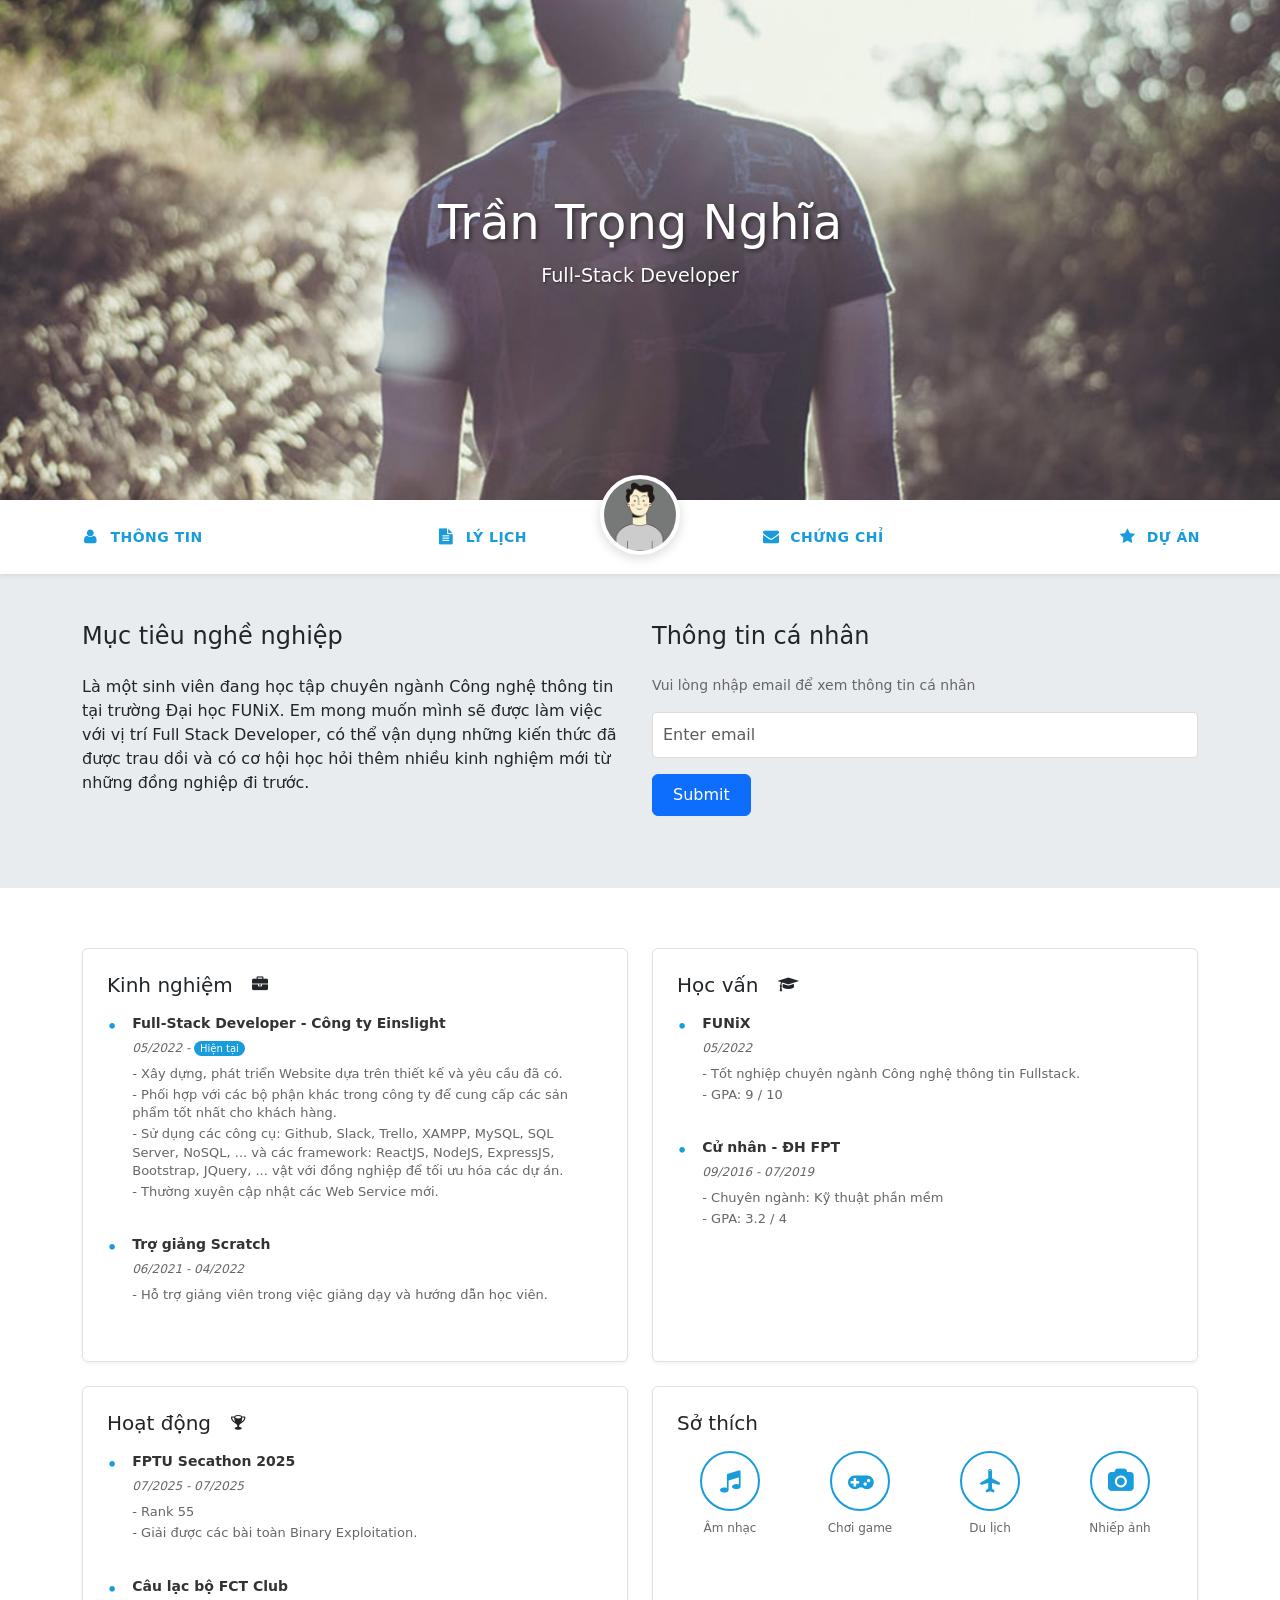
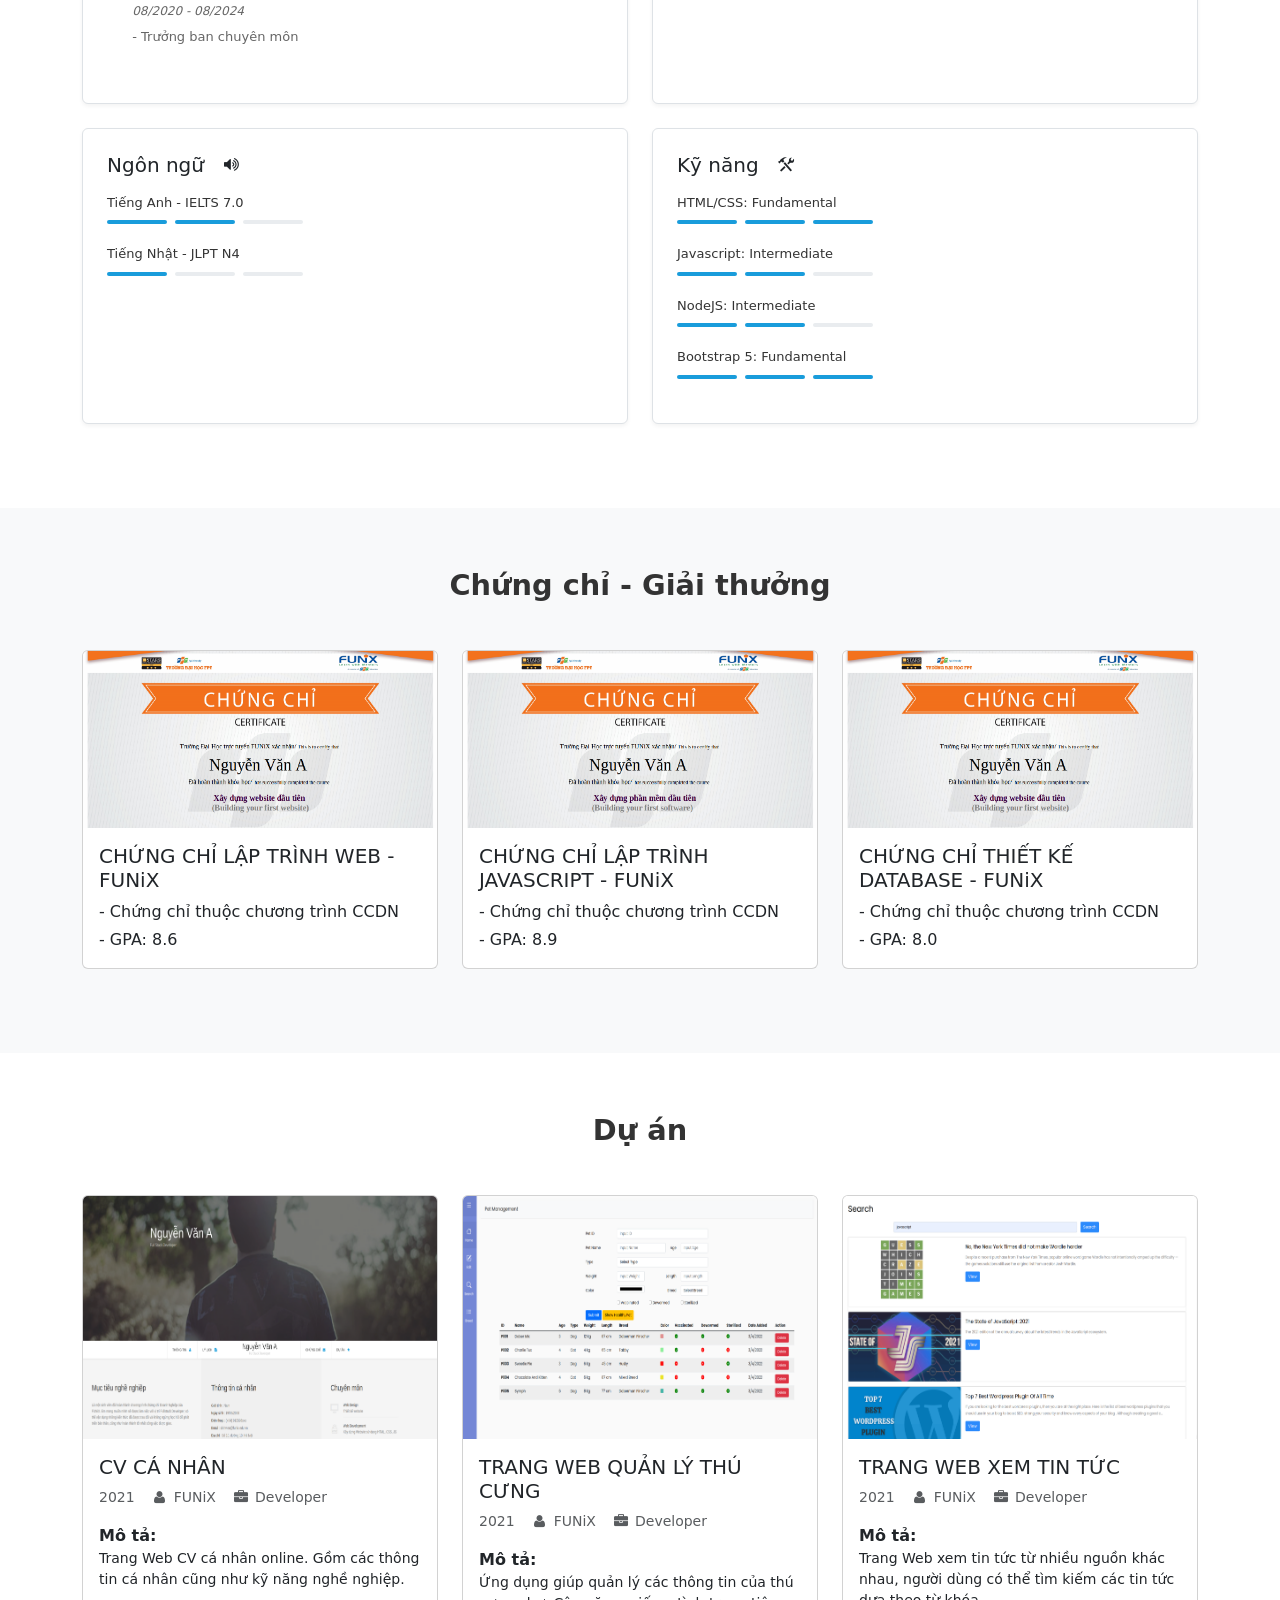
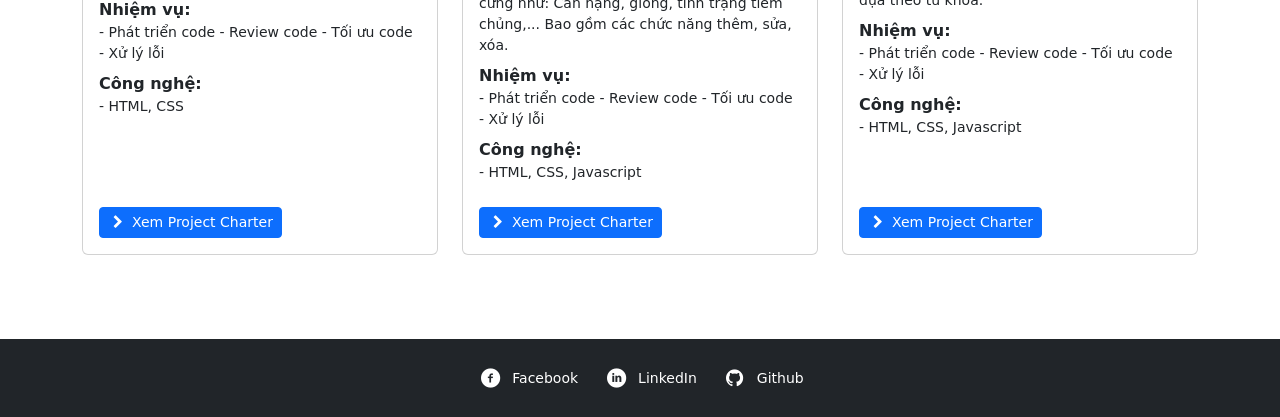
<file: index.html>
<!DOCTYPE html>
<html lang="en">
  <head>
    <meta charset="UTF-8" />
    <meta http-equiv="X-UA-Compatible" content="IE=edge" />
    <meta name="viewport" content="width=device-width, initial-scale=1.0" />
    <link rel="stylesheet" href="./css/style.css" />
    <link rel="stylesheet" href="./css/font.css" />
    <link rel="stylesheet" href="./css/laptop.css" />
    <link rel="stylesheet" href="./css/tablet.css" />
    <link rel="stylesheet" href="./css/mobile.css" />
    <link href="https://cdn.jsdelivr.net/npm/bootstrap@5.0.2/dist/css/bootstrap.min.css" rel="stylesheet" integrity="sha384-EVSTQN3/azprG1Anm3QDgpJLIm9Nao0Yz1ztcQTwFspd3yD65VohhpuuCOmLASjC" crossorigin="anonymous">
    <title>Assignment02</title>
  </head>
  <body>
    <!-- Banner Section -->
    <section id="banner">
      <img src="images/banner.jpg" alt="Banner Background" class="banner-img">
      <div class="banner-text">
        <h1>Trần Trọng Nghĩa</h1>
        <p>Full-Stack Developer</p>
      </div>
    </section>

    <!-- Navigation Bar -->
    <nav id="navbar">
      <div class="nav-container">
        <a href="#thongtin" class="nav-item">
          <i class="icon-user"></i>
          <span>THÔNG TIN</span>
        </a>
        <a href="#lylich" class="nav-item">
          <i class="icon-doc-text-inv"></i>
          <span>LÝ LỊCH</span>
        </a>
        <div class="profile-pic">
          <img src="images/default-avatar.webp" alt="Profile Picture">
        </div>
        <a href="#chungchi" class="nav-item">
          <i class="icon-mail-alt"></i>
          <span>CHỨNG CHỈ</span>
        </a>
        <a href="#duan" class="nav-item">
          <i class="icon-star-1"></i>
          <span>DỰ ÁN</span>
        </a>
      </div>
    </nav>

    <!-- Personal Information Section -->
    <section id="thongtin" class="personal-info py-5">
      <div class="container">
        <!-- Personal Information Content -->
        <div id="personal-info-content" class="row">
          <!-- Left side - Always visible, no auth required -->
          <div class="col-lg-6 col-md-6 mb-4">
            <h2 class="h4 mb-4">Mục tiêu nghề nghiệp</h2>
            <p class="text-justify">Là một sinh viên đang học tập chuyên ngành Công nghệ thông tin tại trường Đại học FUNiX. Em mong muốn mình sẽ được làm việc với vị trí Full Stack Developer, có thể vận dụng những kiến thức đã được trau dồi và có cơ hội học hỏi thêm nhiều kinh nghiệm mới từ những đồng nghiệp đi trước.</p>
          </div>
          <!-- Right side - Requires email verification -->
          <div class="col-lg-6 col-md-6 mb-4">
            <h2 class="h4 mb-4">Thông tin cá nhân</h2>
            
            <!-- Email Verification Form -->
            <div id="email-verification-form">
              <p class="mb-3" style="font-size: 14px; color: #666;">Vui lòng nhập email để xem thông tin cá nhân</p>
              <div class="mb-3">
                <input type="email" class="form-control" id="verify-email" placeholder="Enter email" style="padding: 10px; border: 1px solid #ddd; border-radius: 4px;">
              </div>
              <button type="button" class="btn btn-primary" onclick="verifyEmail()" style="padding: 8px 20px;">Submit</button>
              <div id="email-error" class="alert alert-danger mt-3 hide" style="display: none; padding: 10px; font-size: 14px;">Email không hợp lệ!</div>
            </div>
            
            <!-- Personal Details (Initially Hidden) -->
            <div id="personal-details" class="personal-details mb-4" style="display: none;">
              <div class="row mb-2">
                <div class="col-4"><strong>Giới tính:</strong></div>
                <div class="col-8">Nam</div>
              </div>
              <div class="row mb-2">
                <div class="col-4"><strong>Ngày sinh:</strong></div>
                <div class="col-8">22/09/2008</div>
              </div>
              <div class="row mb-2">
                <div class="col-4"><strong>Điện thoại:</strong></div>
                <div class="col-8">(+84) 392066108</div>
              </div>
              <div class="row mb-2">
                <div class="col-4"><strong>Email:</strong></div>
                <div class="col-8">anh***@funix.edu.vn</div>
              </div>
              <div class="row mb-2">
                <div class="col-4"><strong>Địa chỉ:</strong></div>
                <div class="col-8">Hai Bà Trưng, Hà Nội</div>
              </div>
              <div class="row mb-2">
                <div class="col-4"><strong>Website:</strong></div>
                <div class="col-8">https://twilight.fyi</div>
              </div>
            </div>
            
            <!-- Social Links (Initially Hidden) -->
            <div id="social-links" style="display: none; gap: 1rem;">
              <a href="#" class="btn btn-primary btn-sm rounded-circle d-flex align-items-center justify-content-center" style="width: 35px; height: 35px;"><i class="icon-twitter"></i></a>
              <a href="#" class="btn btn-primary btn-sm rounded-circle d-flex align-items-center justify-content-center" style="width: 35px; height: 35px;"><i class="icon-facebook"></i></a>
              <a href="#" class="btn btn-primary btn-sm rounded-circle d-flex align-items-center justify-content-center" style="width: 35px; height: 35px;"><i class="icon-gplus"></i></a>
              <a href="#" class="btn btn-primary btn-sm rounded-circle d-flex align-items-center justify-content-center" style="width: 35px; height: 35px;"><i class="icon-linkedin"></i></a>
            </div>
          </div>
        </div>
      </div>
    </section>

    <!-- Professional Information Section -->
    <section id="lylich" class="professional-info">
      <div class="container">
        <div class="row">
          <!-- Experience Section -->
          <div class="col-lg-6 col-md-12 mb-4">
            <div class="prof-section border rounded p-4 h-100">
              <div class="d-flex align-items-center mb-3">
                <h3 class="h5 mb-0 me-3">Kinh nghiệm</h3>
                <i class="icon-briefcase"></i>
              </div>
            <div class="experience-item">
              <div class="job-bullet">•</div>
              <div class="job-content">
                <div class="job-title">Full-Stack Developer - Công ty Einslight</div>
                <div class="job-period">05/2022 - <span class="current">Hiện tại</span></div>
                <div class="job-description">- Xây dựng, phát triển Website dựa trên thiết kế và yêu cầu đã có.</div>
                <div class="job-description">- Phối hợp với các bộ phận khác trong công ty để cung cấp các sản phẩm tốt nhất cho khách hàng.</div>
                <div class="job-description">- Sử dụng các công cụ: Github, Slack, Trello, XAMPP, MySQL, SQL Server, NoSQL, ... và các framework: ReactJS, NodeJS, ExpressJS, Bootstrap, JQuery, ... vật với đồng nghiệp để tối ưu hóa các dự án.</div>
                <div class="job-description">- Thường xuyên cập nhật các Web Service mới.</div>
              </div>
            </div>
            <div class="experience-item">
              <div class="job-bullet">•</div>
              <div class="job-content">
                <div class="job-title">Trợ giảng Scratch</div>
                <div class="job-period">06/2021 - 04/2022</div>
                <div class="job-description">- Hỗ trợ giảng viên trong việc giảng dạy và hướng dẫn học viên.</div>
              </div>
            </div>
            </div>
          </div>

          <!-- Education Section -->
          <div class="col-lg-6 col-md-12 mb-4">
            <div class="prof-section border rounded p-4 h-100">
              <div class="d-flex align-items-center mb-3">
                <h3 class="h5 mb-0 me-3">Học vấn</h3>
                <i class="icon-graduation-cap"></i>
              </div>
            <div class="education-item">
              <div class="job-bullet">•</div>
              <div class="job-content">
                <div class="edu-title">FUNiX</div>
                <div class="edu-period">05/2022</div>
                <div class="edu-description">- Tốt nghiệp chuyên ngành Công nghệ thông tin Fullstack.</div>
                <div class="edu-description">- GPA: 9 / 10</div>
              </div>
            </div>
            <div class="education-item">
              <div class="job-bullet">•</div>
              <div class="job-content">
                <div class="edu-title">Cử nhân - ĐH FPT</div>
                <div class="edu-period">09/2016 - 07/2019</div>
                <div class="edu-description">- Chuyên ngành: Kỹ thuật phần mềm</div>
                <div class="edu-description">- GPA: 3.2 / 4</div>
              </div>
            </div>
            </div>
          </div>

          <!-- Activities Section -->
          <div class="col-lg-6 col-md-12 mb-4">
            <div class="prof-section border rounded p-4 h-100">
              <div class="d-flex align-items-center mb-3">
                <h3 class="h5 mb-0 me-3">Hoạt động</h3>
                <i class="icon-trophy"></i>
              </div>
            <div class="activity-item">
              <div class="job-bullet">•</div>
              <div class="job-content">
                <div class="activity-title">FPTU Secathon 2025 </div>
                <div class="activity-period">07/2025 - 07/2025</div>
                <div class="activity-description">- Rank 55</div>
                <div class="activity-description">- Giải được các bài toàn Binary Exploitation.</div>
              </div>
            </div>
            <div class="activity-item">
              <div class="job-bullet">•</div>
              <div class="job-content">
                <div class="activity-title">Câu lạc bộ FCT Club</div>
                <div class="activity-period">08/2020 - 08/2024</div>
                <div class="activity-description">- Trưởng ban chuyên môn</div>
              </div>
            </div>
            </div>
          </div>

          <!-- Hobbies Section -->
          <div class="col-lg-6 col-md-12 mb-4">
            <div class="prof-section border rounded p-4 h-100">
              <div class="d-flex align-items-center mb-3">
                <h3 class="h5 mb-0 me-3">Sở thích</h3>
                <i class="icon-telescope"></i>
              </div>
              <div class="row">
                <div class="col-6 col-md-3 mb-3">
                  <div class="hobby-item text-center">
                    <div class="hobby-icon mb-2">
                      <i class="icon-music display-6"></i>
                    </div>
                    <span class="small">Âm nhạc</span>
                  </div>
                </div>
                <div class="col-6 col-md-3 mb-3">
                  <div class="hobby-item text-center">
                    <div class="hobby-icon mb-2">
                      <i class="icon-gamepad display-6"></i>
                    </div>
                    <span class="small">Chơi game</span>
                  </div>
                </div>
                <div class="col-6 col-md-3 mb-3">
                  <div class="hobby-item text-center">
                    <div class="hobby-icon mb-2">
                      <i class="icon-plane display-6"></i>
                    </div>
                    <span class="small">Du lịch</span>
                  </div>
                </div>
                <div class="col-6 col-md-3 mb-3">
                  <div class="hobby-item text-center">
                    <div class="hobby-icon mb-2">
                      <i class="icon-camera display-6"></i>
                    </div>
                    <span class="small">Nhiếp ảnh</span>
                  </div>
                </div>
              </div>
            </div>
          </div>

          <!-- Languages Section -->
          <div class="col-lg-6 col-md-12 mb-4">
            <div class="prof-section border rounded p-4 h-100">
              <div class="d-flex align-items-center mb-3">
                <h3 class="h5 mb-0 me-3">Ngôn ngữ</h3>
                <i class="icon-volume-up"></i>
              </div>
            <div class="language-item">
              <div class="language-name">Tiếng Anh - IELTS 7.0</div>
              <div class="skill-level">
                <span class="skill-bar active"></span>
                <span class="skill-bar active"></span>
                <span class="skill-bar"></span>
              </div>
            </div>
            <div class="language-item">
              <div class="language-name">Tiếng Nhật - JLPT N4</div>
              <div class="skill-level">
                <span class="skill-bar active"></span>
                <span class="skill-bar"></span>
                <span class="skill-bar"></span>
              </div>
            </div>
            </div>
          </div>

          <!-- Skills Section -->
          <div class="col-lg-6 col-md-12 mb-4">
            <div class="prof-section border rounded p-4 h-100">
              <div class="d-flex align-items-center mb-3">
                <h3 class="h5 mb-0 me-3">Kỹ năng</h3>
                <i class="icon-tools"></i>
              </div>
            <div class="skill-item">
              <div class="skill-name">HTML/CSS: Fundamental</div>
              <div class="skill-level">
                <span class="skill-bar active"></span>
                <span class="skill-bar active"></span>
                <span class="skill-bar active"></span>
              </div>
            </div>
            <div class="skill-item">
              <div class="skill-name">Javascript: Intermediate</div>
              <div class="skill-level">
                <span class="skill-bar active"></span>
                <span class="skill-bar active"></span>
                <span class="skill-bar"></span>
              </div>
            </div>
            <div class="skill-item">
              <div class="skill-name">NodeJS: Intermediate</div>
              <div class="skill-level">
                <span class="skill-bar active"></span>
                <span class="skill-bar active"></span>
                <span class="skill-bar"></span>
              </div>
            </div>
            <div class="skill-item">
              <div class="skill-name">Bootstrap 5: Fundamental</div>
              <div class="skill-level">
                <span class="skill-bar active"></span>
                <span class="skill-bar active"></span>
                <span class="skill-bar active"></span>
              </div>
            </div>
            </div>
          </div>
        </div>
      </div>
    </section>

    <!-- Certificates Section -->
    <section id="chungchi" class="certificates">
      <div class="container">
        <h2 class="section-title text-center mb-5">Chứng chỉ - Giải thưởng</h2>
        <div class="row">
          <div class="col-lg-4 col-md-6 mb-4">
            <div class="card h-100">
              <img src="images/Cert_WEB.png" class="card-img-top" alt="Web Development Certificate">
              <div class="card-body">
                <h5 class="card-title">CHỨNG CHỈ LẬP TRÌNH WEB - FUNiX</h5>
                <div class="card-text">
                  <p class="mb-1">- Chứng chỉ thuộc chương trình CCDN</p>
                  <p class="mb-0">- GPA: 8.6</p>
                </div>
              </div>
            </div>
          </div>
          <div class="col-lg-4 col-md-6 mb-4">
            <div class="card h-100">
              <img src="images/Cert_PRF.png" class="card-img-top" alt="Programming Certificate">
              <div class="card-body">
                <h5 class="card-title">CHỨNG CHỈ LẬP TRÌNH JAVASCRIPT - FUNiX</h5>
                <div class="card-text">
                  <p class="mb-1">- Chứng chỉ thuộc chương trình CCDN</p>
                  <p class="mb-0">- GPA: 8.9</p>
                </div>
              </div>
            </div>
          </div>
          <div class="col-lg-4 col-md-6 mb-4">
            <div class="card h-100">
              <img src="images/Cert_DBI.png" class="card-img-top" alt="Database Certificate">
              <div class="card-body">
                <h5 class="card-title">CHỨNG CHỈ THIẾT KẾ DATABASE - FUNiX</h5>
                <div class="card-text">
                  <p class="mb-1">- Chứng chỉ thuộc chương trình CCDN</p>
                  <p class="mb-0">- GPA: 8.0</p>
                </div>
              </div>
            </div>
          </div>
        </div>
      </div>
    </section>

    <!-- Projects Sections -->
    <section id="duan" class="projects">
      <div class="container">
        <h2 class="section-title text-center mb-5">Dự án</h2>
        <div class="row">
          <div class="col-lg-4 col-md-6 mb-4">
            <div class="card h-100">
              <img src="images/project_1.png" class="card-img-top" alt="CV Project">
              <div class="card-body d-flex flex-column">
                <h3 class="card-title h5">CV CÁ NHÂN</h3>
                <div class="project-meta mb-3">
                  <small class="text-muted d-block">2021</small>
                  <small class="text-muted d-block"><i class="icon-user"></i> FUNiX</small>
                  <small class="text-muted d-block"><i class="icon-briefcase"></i> Developer</small>
                </div>
                <div class="card-text flex-grow-1">
                  <div class="mb-2">
                    <strong>Mô tả:</strong>
                    <p class="small mb-2">Trang Web CV cá nhân online. Gồm các thông tin cá nhân cũng như kỹ năng nghề nghiệp.</p>
                  </div>
                  <div class="mb-2">
                    <strong>Nhiệm vụ:</strong>
                    <p class="small mb-2">- Phát triển code - Review code - Tối ưu code - Xử lý lỗi</p>
                  </div>
                  <div class="mb-2">
                    <strong>Công nghệ:</strong>
                    <p class="small mb-0">- HTML, CSS</p>
                  </div>
                </div>
                <div class="mt-3">
                  <a href="project-charter.html?project=cv" class="btn btn-primary btn-sm">
                    <i class="icon-right-open"></i> Xem Project Charter
                  </a>
                </div>
              </div>
            </div>
          </div>
          
          <div class="col-lg-4 col-md-6 mb-4">
            <div class="card h-100">
              <img src="images/project_2.png" class="card-img-top" alt="Pet Management Project">
              <div class="card-body d-flex flex-column">
                <h3 class="card-title h5">TRANG WEB QUẢN LÝ THÚ CƯNG</h3>
                <div class="project-meta mb-3">
                  <small class="text-muted d-block">2021</small>
                  <small class="text-muted d-block"><i class="icon-user"></i> FUNiX</small>
                  <small class="text-muted d-block"><i class="icon-briefcase"></i> Developer</small>
                </div>
                <div class="card-text flex-grow-1">
                  <div class="mb-2">
                    <strong>Mô tả:</strong>
                    <p class="small mb-2">Ứng dụng giúp quản lý các thông tin của thú cưng như: Cân nặng, giống, tình trạng tiêm chủng,... Bao gồm các chức năng thêm, sửa, xóa.</p>
                  </div>
                  <div class="mb-2">
                    <strong>Nhiệm vụ:</strong>
                    <p class="small mb-2">- Phát triển code - Review code - Tối ưu code - Xử lý lỗi</p>
                  </div>
                  <div class="mb-2">
                    <strong>Công nghệ:</strong>
                    <p class="small mb-0">- HTML, CSS, Javascript</p>
                  </div>
                </div>
                <div class="mt-3">
                  <a href="project-charter.html?project=pet" class="btn btn-primary btn-sm">
                    <i class="icon-right-open"></i> Xem Project Charter
                  </a>
                </div>
              </div>
            </div>
          </div>
          
          <div class="col-lg-4 col-md-6 mb-4">
            <div class="card h-100">
              <img src="images/project_3.png" class="card-img-top" alt="News Website Project">
              <div class="card-body d-flex flex-column">
                <h3 class="card-title h5">TRANG WEB XEM TIN TỨC</h3>
                <div class="project-meta mb-3">
                  <small class="text-muted d-block">2021</small>
                  <small class="text-muted d-block"><i class="icon-user"></i> FUNiX</small>
                  <small class="text-muted d-block"><i class="icon-briefcase"></i> Developer</small>
                </div>
                <div class="card-text flex-grow-1">
                  <div class="mb-2">
                    <strong>Mô tả:</strong>
                    <p class="small mb-2">Trang Web xem tin tức từ nhiều nguồn khác nhau, người dùng có thể tìm kiếm các tin tức dựa theo từ khóa.</p>
                  </div>
                  <div class="mb-2">
                    <strong>Nhiệm vụ:</strong>
                    <p class="small mb-2">- Phát triển code - Review code - Tối ưu code - Xử lý lỗi</p>
                  </div>
                  <div class="mb-2">
                    <strong>Công nghệ:</strong>
                    <p class="small mb-0">- HTML, CSS, Javascript</p>
                  </div>
                </div>
                <div class="mt-3">
                  <a href="project-charter.html?project=news" class="btn btn-primary btn-sm">
                    <i class="icon-right-open"></i> Xem Project Charter
                  </a>
                </div>
              </div>
            </div>
          </div>
        </div>
      </div>
    </section>

    <!-- Footer Contact Stuff -->
    <footer class="contact-footer bg-dark text-white py-4">
      <div class="container">
        <div class="d-flex justify-content-center gap-4">
          <a href="https://facebook.com/twilighttyyyy" class="footer-link text-white text-decoration-none d-flex align-items-center">
            <i class="icon-facebook-circled me-2"></i>
            Facebook
          </a>
          <a href="#" class="footer-link text-white text-decoration-none d-flex align-items-center">
            <i class="icon-linkedin-circled me-2"></i>
            LinkedIn
          </a>
          <a href="https://github.com/twilightty" class="footer-link text-white text-decoration-none d-flex align-items-center">
            <i class="icon-github-circled me-2"></i>
            Github
          </a>
        </div>
      </div>
    </footer>
    <script src="https://cdn.jsdelivr.net/npm/bootstrap@5.0.2/dist/js/bootstrap.bundle.min.js" integrity="sha384-MrcW6ZMFYlzcLA8Nl+NtUVF0sA7MsXsP1UyJoMp4YLEuNSfAP+JcXn/tWtIaxVXM" crossorigin="anonymous"></script>
    <script src="js/script.js"></script>
    
    <script>
      // Email verification function for personal info access
      function verifyEmail() {
        const emailInput = document.getElementById('verify-email');
        const emailError = document.getElementById('email-error');
        const emailForm = document.getElementById('email-verification-form');
        const personalDetails = document.getElementById('personal-details');
        const socialLinks = document.getElementById('social-links');
        
        const email = emailInput.value.trim();
        const emailRegex = /^[^\s@]+@[^\s@]+\.[^\s@]+$/;
        
        // Hide error initially
        emailError.style.display = 'none';
        
        if (!email || !emailRegex.test(email)) {
          emailError.style.display = 'block';
          return;
        }
        
        // Valid email - show personal details
        emailForm.style.display = 'none';
        personalDetails.style.display = 'block';
        socialLinks.style.display = 'flex';
      }
      
      // Allow Enter key to submit
      document.getElementById('verify-email').addEventListener('keypress', function(e) {
        if (e.key === 'Enter') {
          verifyEmail();
        }
      });
    </script>
  </body>
</html>
</file>
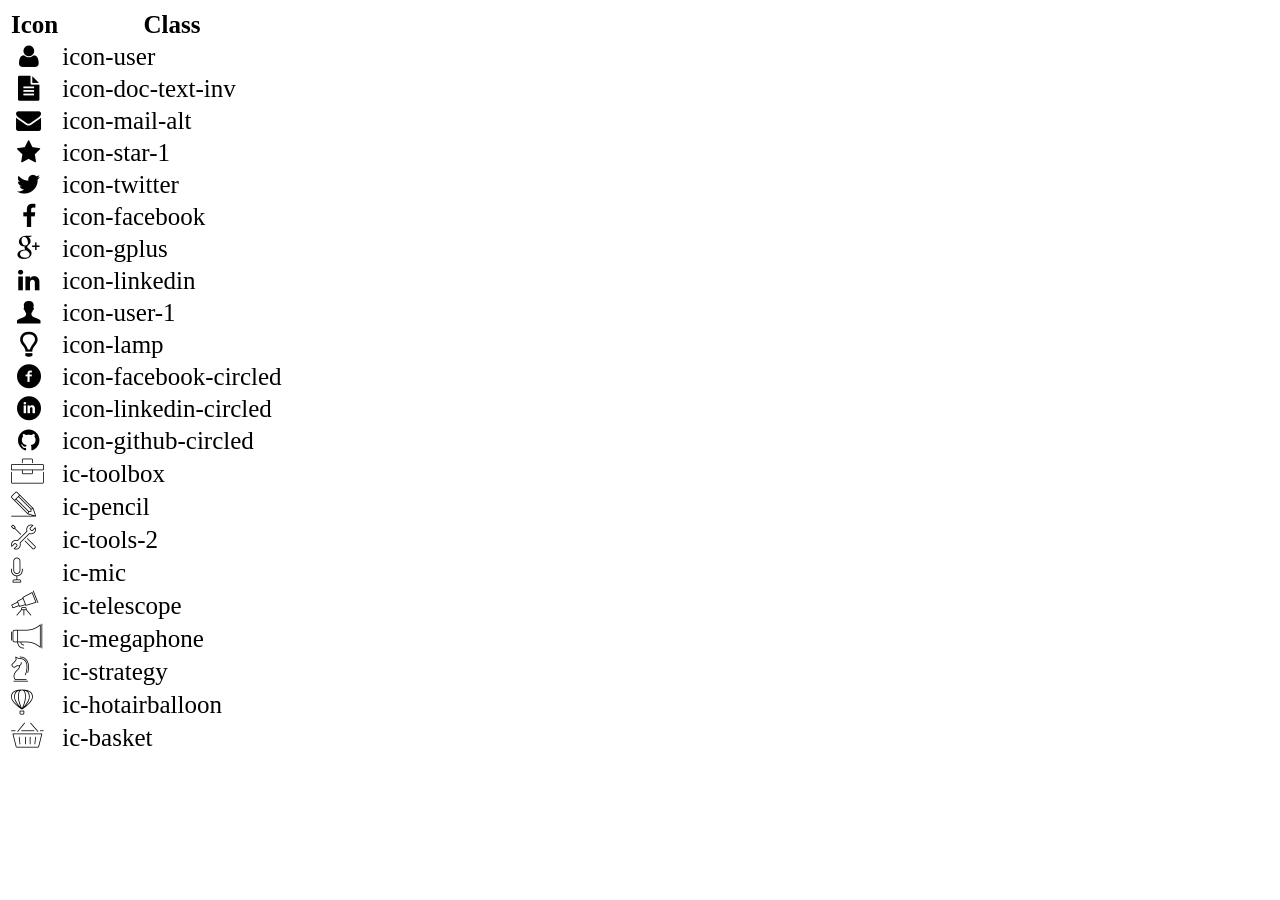
<file: icon-list.html>
<!DOCTYPE html>
<html lang="en">

<head>
    <meta charset="UTF-8">
    <meta http-equiv="X-UA-Compatible" content="IE=edge">
    <meta name="viewport" content="width=device-width, initial-scale=1.0">
    <link rel="stylesheet" href="css/font.css">
    <title>Icon List</title>
</head>

<body>
    <table style="font-size: 25px;">
        <thead>
            <tr>
                <th>Icon</th>
                <th>Class</th>
            </tr>
        </thead>
        <tbody>
            <tr>
                <td><i class="icon-user"></i></td>
                <td>icon-user</td>
            </tr>
            <tr>
                <td><i class="icon-doc-text-inv"></i></td>
                <td>icon-doc-text-inv</td>
            </tr>
            <tr>
                <td><i class="icon-mail-alt"></i></td>
                <td>icon-mail-alt</td>
            </tr>
            <tr>
                <td><i class="icon-star-1"></i></td>
                <td>icon-star-1</td>
            </tr>
            <tr>
                <td><i class="icon-twitter"></i></td>
                <td>icon-twitter</td>
            </tr>
            <tr>
                <td><i class="icon-facebook"></i></td>
                <td>icon-facebook</td>
            </tr>
            <tr>
                <td><i class="icon-gplus"></i></td>
                <td>icon-gplus</td>
            </tr>
            <tr>
                <td><i class="icon-linkedin"></i></td>
                <td>icon-linkedin</td>
            </tr>
            <tr>
                <td><i class="icon-user-1"></i></td>
                <td>icon-user-1</td>
            </tr>
            <tr>
                <td><i class="icon-lamp"></i></td>
                <td>icon-lamp</td>
            </tr>
            <tr>
                <td><i class="icon-facebook-circled"></i></td>
                <td>icon-facebook-circled</td>
            </tr>
            <tr>
                <td><i class="icon-linkedin-circled"></i></td>
                <td>icon-linkedin-circled</td>
            </tr>
            <tr>
                <td><i class="icon-github-circled"></i></td>
                <td>icon-github-circled</td>
            </tr>
            <tr>
                <td><i class="ic-toolbox"></i></td>
                <td>ic-toolbox</td>
            </tr>
            <tr>
                <td><i class="ic-pencil"></i></td>
                <td>ic-pencil</td>
            </tr>
            <tr>
                <td><i class="ic-tools-2"></i></td>
                <td>ic-tools-2</td>
            </tr>

            <tr>
                <td><i class="ic-mic"></i></td>
                <td>ic-mic</td>
            </tr>
            <tr>
                <td><i class="ic-telescope"></i></td>
                <td>ic-telescope</td>
            </tr>
            <tr>
                <td><i class="ic-megaphone"></i></td>
                <td>ic-megaphone</td>
            </tr>
            <tr>
                <td><i class="ic-strategy"></i></td>
                <td>ic-strategy</td>
            </tr>
            <tr>
                <td><i class="ic-hotairballoon"></i></td>
                <td>ic-hotairballoon</td>
            </tr>
            <tr>
                <td><i class="ic-basket"></i></td>
                <td>ic-basket</td>
            </tr>
        </tbody>
    </table>
</body>

</html>
</file>
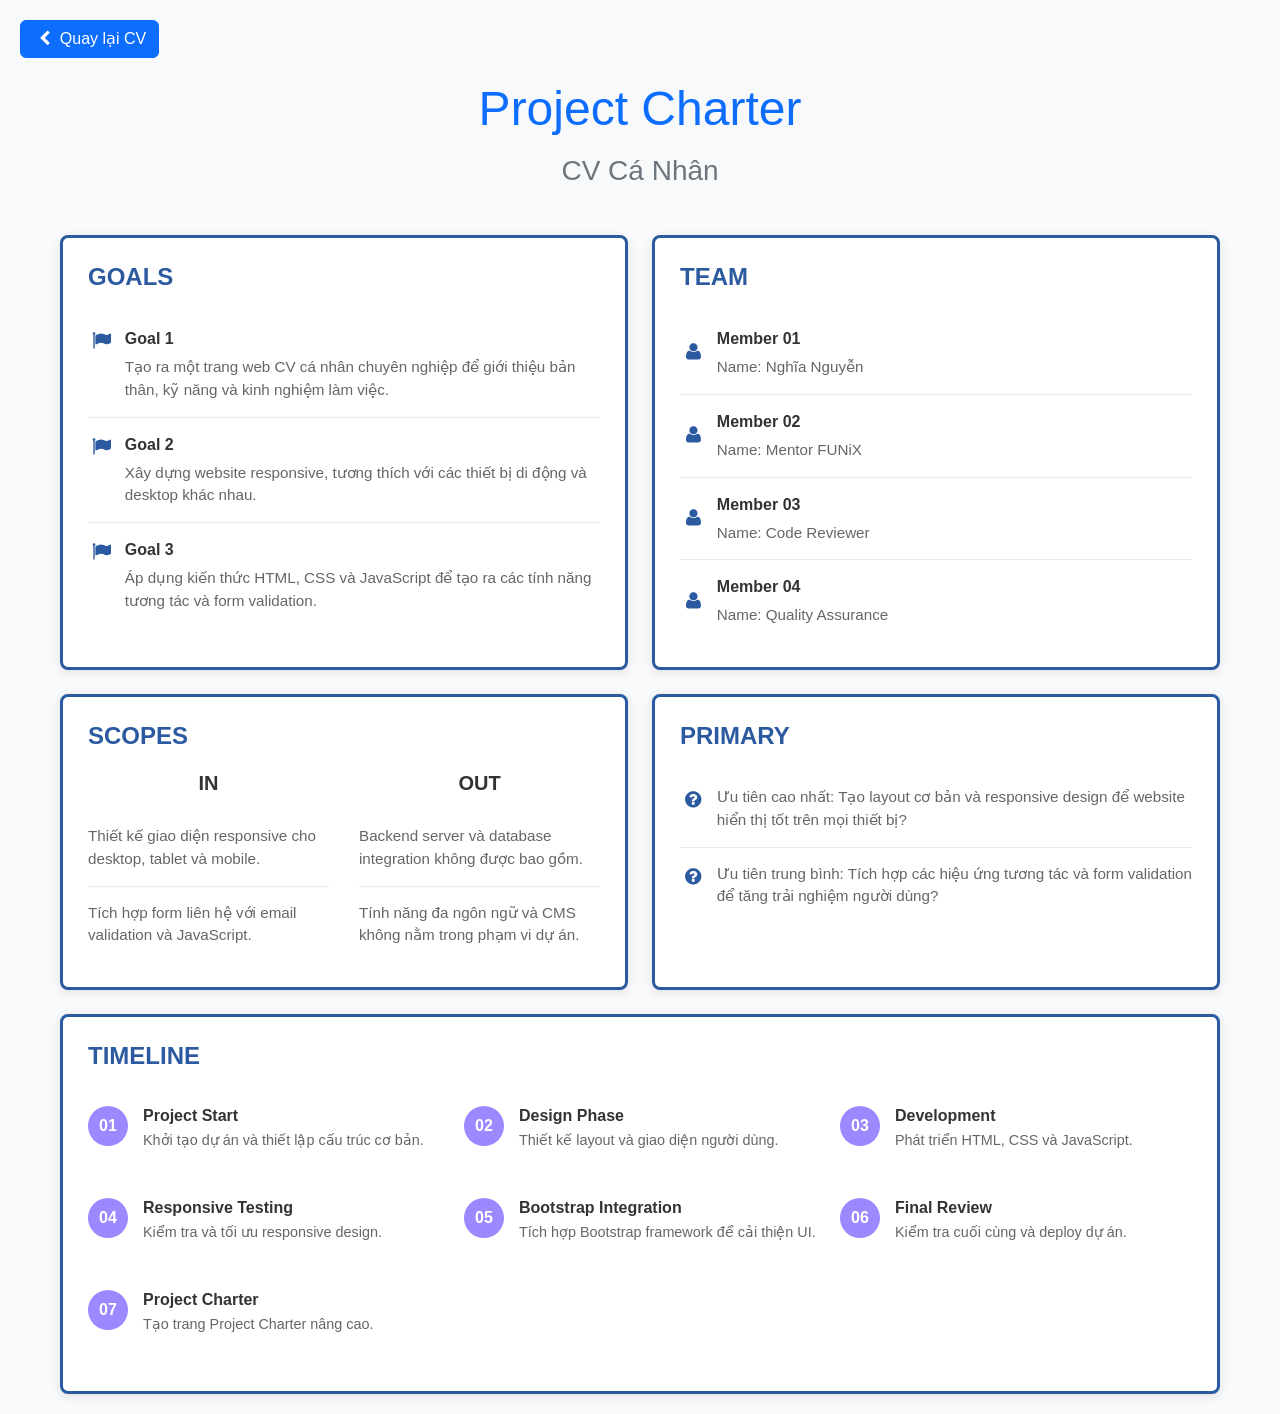
<file: project-charter.html>
<!DOCTYPE html>
<html lang="vi">
<head>
    <meta charset="UTF-8">
    <meta name="viewport" content="width=device-width, initial-scale=1.0">
    <title>Project Charter - CV Cá Nhân</title>
    
    <!-- Bootstrap CSS -->
    <link href="https://cdn.jsdelivr.net/npm/bootstrap@5.0.2/dist/css/bootstrap.min.css" rel="stylesheet" integrity="sha384-EVSTQN3/azprG1Anm3QDgpJLIm9Nao0Yz1ztcQTwFspd3yD65VohhpuuCOmLASjC" crossorigin="anonymous">
    
    <!-- Custom Fonts -->
    <link rel="stylesheet" href="css/font.css">
    
    <!-- Custom CSS -->
    <style>
        body {
            font-family: "Open Sans", sans-serif;
            background-color: #f8f9fa;
            padding-top: 60px;
        }
        
        .charter-container {
            max-width: 1200px;
            margin: 0 auto;
            padding: 20px;
        }
        
        .charter-card {
            background: white;
            border: 3px solid #2c5aa0;
            border-radius: 8px;
            padding: 25px;
            height: 100%;
            box-shadow: 0 2px 10px rgba(0,0,0,0.1);
        }
        
        .charter-title {
            color: #2c5aa0;
            font-weight: 600;
            font-size: 1.5rem;
            margin-bottom: 20px;
            text-transform: uppercase;
        }
        
        .goal-item, .scope-item, .team-member, .primary-item, .timeline-item {
            padding: 15px 0;
            border-bottom: 1px solid #e9ecef;
        }
        
        .goal-item:last-child, .scope-item:last-child, .team-member:last-child, .primary-item:last-child, .timeline-item:last-child {
            border-bottom: none;
        }
        
        .goal-icon, .team-icon, .primary-icon {
            font-size: 1.2rem;
            margin-right: 10px;
            color: #2c5aa0;
        }
        
        .goal-title {
            font-weight: 600;
            color: #333;
            margin-bottom: 5px;
        }
        
        .goal-desc {
            color: #666;
            font-size: 0.95rem;
        }
        
        .scope-section {
            display: flex;
            justify-content: space-between;
            gap: 30px;
        }
        
        .scope-column {
            flex: 1;
        }
        
        .scope-column h5 {
            font-weight: 600;
            color: #333;
            margin-bottom: 15px;
            text-align: center;
        }
        
        .timeline-number {
            background: #9c88ff;
            color: white;
            width: 40px;
            height: 40px;
            border-radius: 50%;
            display: flex;
            align-items: center;
            justify-content: center;
            font-weight: 600;
            margin-right: 15px;
            flex-shrink: 0;
        }
        
        .timeline-content h6 {
            font-weight: 600;
            color: #333;
            margin-bottom: 5px;
        }
        
        .timeline-desc {
            color: #666;
            font-size: 0.9rem;
        }
        
        .back-btn {
            position: fixed;
            top: 20px;
            left: 20px;
            z-index: 1000;
        }
        
        /* Responsive Design */
        @media (max-width: 991px) {
            .scope-section {
                flex-direction: column;
                gap: 20px;
            }
        }
        
        @media (max-width: 767px) {
            .charter-container {
                padding: 10px;
            }
            
            .charter-card {
                padding: 20px;
                margin-bottom: 20px;
            }
            
            .charter-title {
                font-size: 1.3rem;
            }
            
            body {
                padding-top: 80px;
            }
        }
    </style>
</head>
<body>
    <!-- Back Button -->
    <a href="index.html" class="btn btn-primary back-btn">
        <i class="icon-left-open"></i> Quay lại CV
    </a>

    <div class="charter-container">
        <!-- Project Title -->
        <div class="text-center mb-5">
            <h1 class="display-5 text-primary mb-3">Project Charter</h1>
            <h2 class="h3 text-secondary" id="project-title">CV Cá Nhân</h2>
        </div>

        <div class="row g-4">
            <!-- Goals Section -->
            <div class="col-lg-6 col-md-12">
                <div class="charter-card">
                    <h3 class="charter-title">Goals</h3>
                    <div class="goal-item">
                        <div class="d-flex align-items-start">
                            <i class="icon-flag goal-icon"></i>
                            <div>
                                <div class="goal-title">Goal 1</div>
                                <div class="goal-desc">Tạo ra một trang web CV cá nhân chuyên nghiệp để giới thiệu bản thân, kỹ năng và kinh nghiệm làm việc.</div>
                            </div>
                        </div>
                    </div>
                    <div class="goal-item">
                        <div class="d-flex align-items-start">
                            <i class="icon-flag goal-icon"></i>
                            <div>
                                <div class="goal-title">Goal 2</div>
                                <div class="goal-desc">Xây dựng website responsive, tương thích với các thiết bị di động và desktop khác nhau.</div>
                            </div>
                        </div>
                    </div>
                    <div class="goal-item">
                        <div class="d-flex align-items-start">
                            <i class="icon-flag goal-icon"></i>
                            <div>
                                <div class="goal-title">Goal 3</div>
                                <div class="goal-desc">Áp dụng kiến thức HTML, CSS và JavaScript để tạo ra các tính năng tương tác và form validation.</div>
                            </div>
                        </div>
                    </div>
                </div>
            </div>

            <!-- Team Section -->
            <div class="col-lg-6 col-md-12">
                <div class="charter-card">
                    <h3 class="charter-title">Team</h3>
                    <div class="team-member">
                        <div class="d-flex align-items-center">
                            <i class="icon-user team-icon"></i>
                            <div>
                                <div class="goal-title">Member 01</div>
                                <div class="goal-desc">Name: Nghĩa Nguyễn</div>
                            </div>
                        </div>
                    </div>
                    <div class="team-member">
                        <div class="d-flex align-items-center">
                            <i class="icon-user team-icon"></i>
                            <div>
                                <div class="goal-title">Member 02</div>
                                <div class="goal-desc">Name: Mentor FUNiX</div>
                            </div>
                        </div>
                    </div>
                    <div class="team-member">
                        <div class="d-flex align-items-center">
                            <i class="icon-user team-icon"></i>
                            <div>
                                <div class="goal-title">Member 03</div>
                                <div class="goal-desc">Name: Code Reviewer</div>
                            </div>
                        </div>
                    </div>
                    <div class="team-member">
                        <div class="d-flex align-items-center">
                            <i class="icon-user team-icon"></i>
                            <div>
                                <div class="goal-title">Member 04</div>
                                <div class="goal-desc">Name: Quality Assurance</div>
                            </div>
                        </div>
                    </div>
                </div>
            </div>

            <!-- Scopes Section -->
            <div class="col-lg-6 col-md-12">
                <div class="charter-card">
                    <h3 class="charter-title">Scopes</h3>
                    <div class="scope-section">
                        <div class="scope-column">
                            <h5>IN</h5>
                            <div class="scope-item">
                                <div class="goal-desc">Thiết kế giao diện responsive cho desktop, tablet và mobile.</div>
                            </div>
                            <div class="scope-item">
                                <div class="goal-desc">Tích hợp form liên hệ với email validation và JavaScript.</div>
                            </div>
                        </div>
                        <div class="scope-column">
                            <h5>OUT</h5>
                            <div class="scope-item">
                                <div class="goal-desc">Backend server và database integration không được bao gồm.</div>
                            </div>
                            <div class="scope-item">
                                <div class="goal-desc">Tính năng đa ngôn ngữ và CMS không nằm trong phạm vi dự án.</div>
                            </div>
                        </div>
                    </div>
                </div>
            </div>

            <!-- Primary Section -->
            <div class="col-lg-6 col-md-12">
                <div class="charter-card">
                    <h3 class="charter-title">Primary</h3>
                    <div class="primary-item">
                        <div class="d-flex align-items-start">
                            <i class="icon-help-circled primary-icon"></i>
                            <div>
                                <div class="goal-desc">Ưu tiên cao nhất: Tạo layout cơ bản và responsive design để website hiển thị tốt trên mọi thiết bị?</div>
                            </div>
                        </div>
                    </div>
                    <div class="primary-item">
                        <div class="d-flex align-items-start">
                            <i class="icon-help-circled primary-icon"></i>
                            <div>
                                <div class="goal-desc">Ưu tiên trung bình: Tích hợp các hiệu ứng tương tác và form validation để tăng trải nghiệm người dùng?</div>
                            </div>
                        </div>
                    </div>
                </div>
            </div>

            <!-- Timeline Section -->
            <div class="col-12">
                <div class="charter-card">
                    <h3 class="charter-title">Timeline</h3>
                    <div class="row">
                        <div class="col-md-6 col-lg-4 mb-3">
                            <div class="timeline-item d-flex align-items-start">
                                <div class="timeline-number">01</div>
                                <div class="timeline-content">
                                    <h6>Project Start</h6>
                                    <div class="timeline-desc">Khởi tạo dự án và thiết lập cấu trúc cơ bản.</div>
                                </div>
                            </div>
                        </div>
                        <div class="col-md-6 col-lg-4 mb-3">
                            <div class="timeline-item d-flex align-items-start">
                                <div class="timeline-number">02</div>
                                <div class="timeline-content">
                                    <h6>Design Phase</h6>
                                    <div class="timeline-desc">Thiết kế layout và giao diện người dùng.</div>
                                </div>
                            </div>
                        </div>
                        <div class="col-md-6 col-lg-4 mb-3">
                            <div class="timeline-item d-flex align-items-start">
                                <div class="timeline-number">03</div>
                                <div class="timeline-content">
                                    <h6>Development</h6>
                                    <div class="timeline-desc">Phát triển HTML, CSS và JavaScript.</div>
                                </div>
                            </div>
                        </div>
                        <div class="col-md-6 col-lg-4 mb-3">
                            <div class="timeline-item d-flex align-items-start">
                                <div class="timeline-number">04</div>
                                <div class="timeline-content">
                                    <h6>Responsive Testing</h6>
                                    <div class="timeline-desc">Kiểm tra và tối ưu responsive design.</div>
                                </div>
                            </div>
                        </div>
                        <div class="col-md-6 col-lg-4 mb-3">
                            <div class="timeline-item d-flex align-items-start">
                                <div class="timeline-number">05</div>
                                <div class="timeline-content">
                                    <h6>Bootstrap Integration</h6>
                                    <div class="timeline-desc">Tích hợp Bootstrap framework để cải thiện UI.</div>
                                </div>
                            </div>
                        </div>
                        <div class="col-md-6 col-lg-4 mb-3">
                            <div class="timeline-item d-flex align-items-start">
                                <div class="timeline-number">06</div>
                                <div class="timeline-content">
                                    <h6>Final Review</h6>
                                    <div class="timeline-desc">Kiểm tra cuối cùng và deploy dự án.</div>
                                </div>
                            </div>
                        </div>
                        <div class="col-md-6 col-lg-4 mb-3">
                            <div class="timeline-item d-flex align-items-start">
                                <div class="timeline-number">07</div>
                                <div class="timeline-content">
                                    <h6>Project Charter</h6>
                                    <div class="timeline-desc">Tạo trang Project Charter nâng cao.</div>
                                </div>
                            </div>
                        </div>
                    </div>
                </div>
            </div>
        </div>
    </div>

    <!-- Bootstrap JS -->
    <script src="https://cdn.jsdelivr.net/npm/bootstrap@5.0.2/dist/js/bootstrap.bundle.min.js" integrity="sha384-MrcW6ZMFYlzcLA8Nl+NtUVF0sA7MsXsP1UyJoMp4YLEuNSfAP+JcXn/tWtIaxVXM" crossorigin="anonymous"></script>
    
    <!-- Dynamic Content Script -->
    <script>
        // Get project parameter from URL
        const urlParams = new URLSearchParams(window.location.search);
        const project = urlParams.get('project');
        
        // Project data
        const projectData = {
            'cv': {
                title: 'CV Cá Nhân',
                goals: [
                    'Tạo ra một trang web CV cá nhân chuyên nghiệp để giới thiệu bản thân, kỹ năng và kinh nghiệm làm việc.',
                    'Xây dựng website responsive, tương thích với các thiết bị di động và desktop khác nhau.',
                    'Áp dụng kiến thức HTML, CSS và JavaScript để tạo ra các tính năng tương tác và form validation.'
                ],
                team: [
                    { name: 'Nghĩa Nguyễn', role: 'Developer' },
                    { name: 'Mentor FUNiX', role: 'Mentor' },
                    { name: 'Code Reviewer', role: 'Reviewer' },
                    { name: 'Quality Assurance', role: 'QA' }
                ],
                scopeIn: [
                    'Thiết kế giao diện responsive cho desktop, tablet và mobile.',
                    'Tích hợp form liên hệ với email validation và JavaScript.'
                ],
                scopeOut: [
                    'Backend server và database integration không được bao gồm.',
                    'Tính năng đa ngôn ngữ và CMS không nằm trong phạm vi dự án.'
                ]
            },
            'pet': {
                title: 'Trang Web Quản Lý Thú Cưng',
                goals: [
                    'Xây dựng ứng dụng quản lý thông tin thú cưng với đầy đủ chức năng CRUD.',
                    'Tạo giao diện thân thiện và dễ sử dụng cho người dùng quản lý pets.',
                    'Áp dụng JavaScript để xử lý dữ liệu và tương tác động với người dùng.'
                ],
                team: [
                    { name: 'Nghĩa Nguyễn', role: 'Full-stack Developer' },
                    { name: 'Pet Expert', role: 'Domain Consultant' },
                    { name: 'UI/UX Designer', role: 'Designer' },
                    { name: 'Tester', role: 'Quality Assurance' }
                ],
                scopeIn: [
                    'Quản lý thông tin cơ bản của thú cưng: tên, giống, cân nặng, tuổi.',
                    'Chức năng thêm, sửa, xóa thông tin thú cưng với JavaScript.'
                ],
                scopeOut: [
                    'Tích hợp với bác sĩ thú y hoặc hệ thống y tế không được bao gồm.',
                    'Chức năng thanh toán và đặt lịch không nằm trong phạm vi.'
                ]
            },
            'news': {
                title: 'Trang Web Xem Tin Tức',
                goals: [
                    'Phát triển website tin tức với khả năng tìm kiếm theo từ khóa.',
                    'Tích hợp API tin tức từ nhiều nguồn khác nhau để cung cấp nội dung đa dạng.',
                    'Tối ưu hóa tốc độ tải và trải nghiệm người dùng khi đọc tin tức.'
                ],
                team: [
                    { name: 'Nghĩa Nguyễn', role: 'Frontend Developer' },
                    { name: 'Content Manager', role: 'Content Specialist' },
                    { name: 'API Developer', role: 'Backend Support' },
                    { name: 'SEO Expert', role: 'SEO Consultant' }
                ],
                scopeIn: [
                    'Hiển thị tin tức từ API với giao diện đẹp và dễ đọc.',
                    'Tính năng tìm kiếm tin tức theo từ khóa và phân loại.'
                ],
                scopeOut: [
                    'Chức năng đăng tin tức và quản lý nội dung không được bao gồm.',
                    'Hệ thống bình luận và tương tác xã hội không nằm trong phạm vi.'
                ]
            }
        };
        
        // Update content based on project parameter
        if (project && projectData[project]) {
            const data = projectData[project];
            
            // Update title
            document.getElementById('project-title').textContent = data.title;
            
            // Update goals
            if (data.goals) {
                const goalItems = document.querySelectorAll('.goal-item');
                data.goals.forEach((goal, index) => {
                    if (goalItems[index]) {
                        goalItems[index].querySelector('.goal-desc').textContent = goal;
                    }
                });
            }
            
            // Update team
            if (data.team) {
                const teamMembers = document.querySelectorAll('.team-member');
                data.team.forEach((member, index) => {
                    if (teamMembers[index]) {
                        teamMembers[index].querySelector('.goal-desc').textContent = `Name: ${member.name} - ${member.role}`;
                    }
                });
            }
            
            // Update scopes
            if (data.scopeIn && data.scopeOut) {
                const scopeInItems = document.querySelectorAll('.scope-column')[0].querySelectorAll('.scope-item');
                const scopeOutItems = document.querySelectorAll('.scope-column')[1].querySelectorAll('.scope-item');
                
                data.scopeIn.forEach((item, index) => {
                    if (scopeInItems[index]) {
                        scopeInItems[index].querySelector('.goal-desc').textContent = item;
                    }
                });
                
                data.scopeOut.forEach((item, index) => {
                    if (scopeOutItems[index]) {
                        scopeOutItems[index].querySelector('.goal-desc').textContent = item;
                    }
                });
            }
        }
    </script>
</body>
</html>
</file>
<file: css/style.css>
/* Reset and Base Styles */
* {
    margin: 0;
    padding: 0;
    box-sizing: border-box;
}

body {
    font-family: 'Open Sans', Arial, sans-serif;
    font-size: 14px;
    line-height: 1.6;
    color: #333;
}

.container {
    max-width: 1200px;
    margin: 0 auto;
    padding: 0 20px;
}

/* Banner Section */
#banner {
    position: relative;
    width: 100%;
    height: 500px;
    overflow: hidden;
}

.banner-img {
    width: 100%;
    height: 100%;
    object-fit: cover;
    position: relative;
}

.banner-text {
    position: absolute;
    top: 50%;
    left: 50%;
    transform: translate(-50%, -50%);
    text-align: center;
    color: white;
    z-index: 2;
}

.banner-text h1 {
    font-size: 3rem;
    font-weight: 300;
    margin-bottom: 10px;
    text-shadow: 2px 2px 4px rgba(0,0,0,0.5);
}

.banner-text p {
    font-size: 1.2rem;
    font-weight: 300;
    text-shadow: 1px 1px 2px rgba(0,0,0,0.5);
}

/* Navigation Bar */
#navbar {
    background: white;
    box-shadow: 0 2px 5px rgba(0,0,0,0.08);
    position: relative;
    z-index: 10;
    padding: 0;
}

.nav-container {
    display: flex;
    justify-content: space-between;
    align-items: center;
    max-width: 1200px;
    margin: 0 auto;
    padding: 25px 40px;
    position: relative;
}

.nav-item {
    display: flex;
    align-items: center;
    text-decoration: none;
    color: #199cdb;
    font-size: 14px;
    font-weight: 600;
    letter-spacing: 0.5px;
    transition: color 0.3s ease;
    text-transform: uppercase;
}

.nav-item:hover {
    color: #1579a3;
}

.nav-item i {
    font-size: 16px;
    margin-right: 8px;
}

.nav-item span {
    font-size: 14px;
    font-weight: 600;
}

.profile-pic {
    position: absolute;
    top: -25px;
    left: 50%;
    transform: translateX(-50%);
    width: 80px;
    height: 80px;
    border-radius: 50%;
    border: 4px solid white;
    overflow: hidden;
    box-shadow: 0 3px 12px rgba(0,0,0,0.15);
    background: white;
}

.profile-pic img {
    width: 100%;
    height: 100%;
    object-fit: cover;
}

/* Personal Information Section */
.personal-info {
    padding: 80px 0 60px;
    background: #e9ecef;
}

.info-grid {
    display: grid;
    grid-template-columns: 1fr 1fr;
    gap: 60px;
    align-items: start;
}

.info-left h2,
.info-right h2 {
    font-size: 1.5rem;
    color: #333;
    margin-bottom: 30px;
    font-weight: 600;
}

.info-left p {
    font-size: 15px;
    line-height: 1.8;
    color: #666;
    text-align: justify;
}

.personal-details {
    margin-bottom: 30px;
}

.detail-item {
    display: flex;
    margin-bottom: 15px;
    font-size: 14px;
}

.detail-item strong {
    width: 120px;
    color: #333;
    font-weight: 600;
}

.detail-item span {
    color: #666;
    flex: 1;
}

.social-links {
    display: flex;
    gap: 15px;
}

.social-links a {
    width: 35px;
    height: 35px;
    background: #199cdb;
    color: white;
    display: flex;
    align-items: center;
    justify-content: center;
    border-radius: 50%;
    text-decoration: none;
    transition: background 0.3s ease;
}

.social-links a:hover {
    background: #1579a3;
}

.social-links i {
    font-size: 16px;
}

/* Professional Information Section */
.professional-info {
    padding: 60px 0;
    background: white;
}

.prof-grid {
    display: grid;
    grid-template-columns: repeat(3, 1fr);
    gap: 30px;
}

.prof-section {
    padding: 25px 20px;
    border: 1px solid #e9ecef;
    border-radius: 8px;
    background: white;
    box-shadow: 0 2px 4px rgba(0,0,0,0.05);
}

.section-header {
    display: flex;
    align-items: center;
    justify-content: space-between;
    margin-bottom: 30px;
    padding-bottom: 15px;
    border-bottom: 1px solid #e9ecef;
}

.section-header h3 {
    font-size: 1.3rem;
    color: #333;
    font-weight: 600;
    margin: 0;
}

.section-header i {
    font-size: 24px;
    color: #ccc;
}

/* Experience Styles */
.experience-item,
.education-item,
.activity-item {
    display: flex;
    align-items: flex-start;
    margin-bottom: 30px;
}

.job-bullet {
    color: #199cdb;
    font-size: 16px;
    font-weight: bold;
    margin-right: 15px;
    margin-top: 2px;
    flex-shrink: 0;
}

.job-content {
    flex: 1;
}

.job-title,
.edu-title,
.activity-title {
    font-weight: 600;
    color: #333;
    font-size: 14px;
    margin-bottom: 5px;
}

.job-period,
.edu-period,
.activity-period {
    color: #666;
    font-size: 12px;
    margin-bottom: 8px;
    font-style: italic;
}

.current {
    background: #199cdb;
    color: white;
    padding: 2px 6px;
    border-radius: 8px;
    font-size: 10px;
    font-style: normal;
}

.job-description,
.edu-description,
.activity-description {
    color: #666;
    font-size: 13px;
    line-height: 1.4;
    margin-bottom: 3px;
}



/* Hobbies Section */
.hobbies-grid {
    display: grid;
    grid-template-columns: 1fr 1fr;
    gap: 20px;
}

.hobby-item {
    display: flex;
    flex-direction: column;
    align-items: center;
    text-align: center;
}

.hobby-icon {
    width: 60px;
    height: 60px;
    border: 2px solid #199cdb;
    border-radius: 50%;
    display: flex;
    align-items: center;
    justify-content: center;
    margin-bottom: 10px;
    transition: all 0.3s ease;
}

.hobby-icon:hover {
    background: #199cdb;
    color: white;
}

.hobby-icon i {
    font-size: 24px;
    color: #199cdb;
}

.hobby-icon:hover i {
    color: white;
}

.hobby-item span {
    font-size: 12px;
    color: #666;
    font-weight: 500;
}

/* Skills and Languages */
.skill-item,
.language-item {
    margin-bottom: 20px;
}

.skill-name,
.language-name {
    font-size: 13px;
    color: #333;
    font-weight: 500;
    margin-bottom: 8px;
}

.skill-level {
    display: flex;
    gap: 8px;
    align-items: center;
}

.skill-bar {
    width: 60px;
    height: 4px;
    background: #e9ecef;
    display: inline-block;
    border-radius: 2px;
}

.skill-bar.active {
    background: #199cdb;
}

/* Certificates Section */
.certificates {
    padding: 60px 0;
    background: #f8f9fa;
}

.section-title {
    text-align: center;
    font-size: 1.8rem;
    color: #333;
    margin-bottom: 50px;
    font-weight: 600;
}

.cert-grid {
    display: grid;
    grid-template-columns: 1fr 1fr;
    gap: 30px;
    max-width: 1000px;
    margin: 0 auto;
}

.cert-item {
    display: flex;
    align-items: flex-start;
    gap: 20px;
    padding: 25px;
    background: white;
    border-radius: 5px;
    box-shadow: 0 2px 8px rgba(0,0,0,0.1);
    border: 3px solid #d6c08d;
    min-height: 150px;
}

.cert-item img {
    width: 90px;
    height: 90px;
    object-fit: contain;
    flex-shrink: 0;
}

.cert-info {
    flex: 1;
}

.cert-info h4 {
    font-size: 15px;
    color: #333;
    margin-bottom: 15px;
    font-weight: 600;
    line-height: 1.3;
}

.cert-details p {
    font-size: 13px;
    color: #666;
    margin-bottom: 5px;
    line-height: 1.4;
}

/* Projects Section */
.projects {
    padding: 60px 0;
    background: white;
}

.project-grid {
    display: grid;
    grid-template-columns: repeat(3, 1fr);
    gap: 30px;
}

.project-card {
    background: white;
    border-radius: 8px;
    overflow: hidden;
    box-shadow: 0 4px 15px rgba(0,0,0,0.1);
    transition: transform 0.3s ease, box-shadow 0.3s ease;
}

.project-card:hover {
    transform: translateY(-5px);
    box-shadow: 0 8px 25px rgba(0,0,0,0.15);
}

.project-image {
    width: 100%;
    height: 200px;
    overflow: hidden;
}

.project-image img {
    width: 100%;
    height: 100%;
    object-fit: cover;
}

.project-content {
    padding: 25px;
}

.project-title {
    font-size: 16px;
    color: #333;
    margin-bottom: 15px;
    font-weight: 600;
    line-height: 1.3;
}

.project-meta {
    display: flex;
    align-items: center;
    gap: 15px;
    margin-bottom: 20px;
    flex-wrap: wrap;
}

.project-year {
    background: #199cdb;
    color: white;
    padding: 6px 12px;
    border-radius: 15px;
    font-size: 12px;
    font-weight: 600;
}

.project-author,
.project-role {
    display: flex;
    align-items: center;
    font-size: 12px;
    color: #666;
}

.project-author i,
.project-role i {
    margin-right: 5px;
    font-size: 12px;
}

.project-description {
    font-size: 13px;
}

.desc-row {
    display: flex;
    align-items: flex-start;
    margin-bottom: 12px;
    line-height: 1.5;
}

.desc-row:last-child {
    margin-bottom: 0;
}

.desc-label {
    font-weight: 600;
    color: #333;
    min-width: 80px;
    flex-shrink: 0;
    margin-right: 15px;
}

.desc-text {
    color: #666;
    flex: 1;
}

/* Email Verification Form */
.email-form-container {
    display: flex;
    justify-content: center;
    align-items: center;
    min-height: 400px;
}

.email-form {
    background: white;
    padding: 40px;
    border-radius: 10px;
    box-shadow: 0 4px 20px rgba(0,0,0,0.1);
    text-align: center;
    max-width: 400px;
    width: 100%;
}

.email-form h2 {
    color: #333;
    margin-bottom: 10px;
    font-size: 1.5rem;
}

.email-form p {
    color: #666;
    margin-bottom: 30px;
}

.email-form input {
    width: 100%;
    padding: 12px 15px;
    border: 2px solid #e9ecef;
    border-radius: 5px;
    font-size: 14px;
    margin-bottom: 20px;
    transition: border-color 0.3s ease;
}

.email-form input:focus {
    outline: none;
    border-color: #199cdb;
}

.email-form button {
    background: #199cdb;
    color: white;
    border: none;
    padding: 12px 30px;
    border-radius: 5px;
    font-size: 14px;
    font-weight: 600;
    cursor: pointer;
    transition: background 0.3s ease;
    width: 100%;
}

.email-form button:hover {
    background: #1579a3;
}

.error-message {
    color: #dc3545;
    font-size: 13px;
    margin-top: 10px;
    padding: 8px;
    background: #f8d7da;
    border: 1px solid #f5c6cb;
    border-radius: 3px;
}

/* Hide utility class */
.hide {
    display: none !important;
}

/* Professional section interactive features */
.prof-section {
    position: relative;
    transition: all 0.3s ease;
    cursor: pointer;
}

.prof-section.hovered {
    transform: translateY(-2px);
    box-shadow: 0 6px 20px rgba(0,0,0,0.15);
}

.view-more-btn {
    background: #199cdb;
    color: white;
    border: none;
    padding: 5px 12px;
    border-radius: 15px;
    font-size: 11px;
    font-weight: 600;
    cursor: pointer;
    transition: background 0.3s ease;
    margin-left: 10px;
}

.view-more-btn:hover {
    background: #1579a3;
}

/* Footer Contact */
.contact-footer {
    background: #333;
    padding: 40px 0;
    text-align: center;
}

.footer-links {
    display: flex;
    justify-content: center;
    gap: 40px;
}

.footer-link {
    display: flex;
    align-items: center;
    color: white;
    text-decoration: none;
    font-size: 14px;
    transition: color 0.3s ease;
}

.footer-link:hover {
    color: #199cdb;
}

.footer-link i {
    font-size: 20px;
    margin-right: 10px;
}

/* Responsive Design */
@media (max-width: 1024px) {
    .prof-grid {
        grid-template-columns: 1fr;
        gap: 40px;
    }
    
    .prof-column {
        border-right: none;
        padding-right: 0;
        border-bottom: 1px solid #e9ecef;
        padding-bottom: 30px;
    }
    
    .prof-column:last-child {
        border-bottom: none;
        padding-bottom: 0;
    }
    
    .project-grid {
        grid-template-columns: 1fr;
    }
    
    .cert-grid {
        grid-template-columns: 1fr;
    }
}

@media (max-width: 768px) {
    .banner-text h1 {
        font-size: 2rem;
    }
    
    .nav-container {
        flex-wrap: wrap;
        gap: 20px;
    }
    
    .nav-item {
        margin: 0 15px;
    }
    
    .info-grid {
        grid-template-columns: 1fr;
        gap: 40px;
    }
    
    .hobbies-grid {
        grid-template-columns: repeat(4, 1fr);
    }
    
    .footer-links {
        flex-direction: column;
        gap: 20px;
    }
}

@media (max-width: 480px) {
    .container {
        padding: 0 15px;
    }
    
    .hobbies-grid {
        grid-template-columns: 1fr 1fr;
    }
    
    .cert-item {
        flex-direction: column;
        text-align: center;
    }
    
    .cert-item img {
        width: 60px;
        height: 60px;
    }
}
</file>
<file: css/font.css>
@font-face {
	font-family: 'open_sanslight';
	src: url('../fonts/OpenSans-Light-webfont.eot');
	src: url('../fonts/OpenSans-Light-webfont.eot#iefix') format('embedded-opentype'),
		url('../fonts/OpenSans-Light-webfont.woff') format('woff'),
		url('../fonts/OpenSans-Light-webfont.ttf') format('truetype'),
		url('../fonts/OpenSans-Light-webfont.svg#open_sanslight') format('svg');
	font-weight: normal;
	font-style: normal;

}

@font-face {
	font-family: 'open_sansitalic';
	src: url('../fonts/OpenSans-Italic-webfont.eot');
	src: url('../fonts/OpenSans-Italic-webfont.eot#iefix') format('embedded-opentype'),
		url('../fonts/OpenSans-Italic-webfont.woff') format('woff'),
		url('../fonts/OpenSans-Italic-webfont.ttf') format('truetype'),
		url('../fonts/OpenSans-Italic-webfont.svg#open_sansitalic') format('svg');
	font-weight: normal;
	font-style: normal;

}

@font-face {
	font-family: 'open_sanssemibold';
	src: url('../fonts/OpenSans-Semibold-webfont.eot');
	src: url('../fonts/OpenSans-Semibold-webfont.eot#iefix') format('embedded-opentype'),
		url('../fonts/OpenSans-Semibold-webfont.woff') format('woff'),
		url('../fonts/OpenSans-Semibold-webfont.ttf') format('truetype'),
		url('../fonts/OpenSans-Semibold-webfont.svg#open_sanssemibold') format('svg');
	font-weight: normal;
	font-style: normal;

}


@font-face {
	font-family: 'open_sanslight_italic';
	src: url('../fonts/OpenSans-LightItalic-webfont.eot');
	src: url('../fonts/OpenSans-LightItalic-webfont.eot#iefix') format('embedded-opentype'),
		url('../fonts/OpenSans-LightItalic-webfont.woff') format('woff'),
		url('../fonts/OpenSans-LightItalic-webfont.ttf') format('truetype'),
		url('../fonts/OpenSans-LightItalic-webfont.svg#open_sanslight_italic') format('svg');
	font-weight: normal;
	font-style: normal;

}

@font-face {
	font-family: 'open_sansregular';
	src: url('../fonts/OpenSans-Regular-webfont.eot');
	src: url('../fonts/OpenSans-Regular-webfont.eot#iefix') format('embedded-opentype'),
		url('../fonts/OpenSans-Regular-webfont.woff') format('woff'),
		url('../fonts/OpenSans-Regular-webfont.ttf') format('truetype'),
		url('../fonts/OpenSans-Regular-webfont.svg#open_sansregular') format('svg');
	font-weight: normal;
	font-style: normal;

}


@font-face {
	font-family: 'fontello';
	src: url('../fonts/fontello.eot');
	src: url('../fonts/fontello.eot#iefix') format('embedded-opentype'),
		url('../fonts/fontello.woff') format('woff'),
		url('../fonts/fontello.ttf') format('truetype'),
		url('../fonts/fontello.svg#fontello') format('svg');
	font-weight: normal;
	font-style: normal;
}

[class^="icon-"]:before,
[class*=" icon-"]:before {
	font-family: "fontello";
	font-style: normal;
	font-weight: normal;
	speak: none;

	display: inline-block;
	text-decoration: inherit;
	width: 1em;
	margin-right: .2em;
	text-align: center;
	/* opacity: .8; */

	/* For safety - reset parent styles, that can break glyph codes*/
	font-variant: normal;
	text-transform: none;

	/* fix buttons height, for twitter bootstrap */
	line-height: 1em;

	/* Animation center compensation - margins should be symmetric */
	/* remove if not needed */
	margin-left: .2em;

	/* you can be more comfortable with increased icons size */
	/* font-size: 120%; */

	/* Font smoothing. That was taken from TWBS */
	-webkit-font-smoothing: antialiased;
	-moz-osx-font-smoothing: grayscale;

	/* Uncomment for 3D effect */
	/* text-shadow: 1px 1px 1px rgba(127, 127, 127, 0.3); */
}

.icon-emo-happy:before {
	content: '\e800';
}

/* '' */
.icon-emo-wink:before {
	content: '\e801';
}

/* '' */
.icon-emo-wink2:before {
	content: '\e802';
}

/* '' */
.icon-emo-unhappy:before {
	content: '\e803';
}

/* '' */
.icon-emo-sleep:before {
	content: '\e804';
}

/* '' */
.icon-emo-thumbsup:before {
	content: '\e805';
}

/* '' */
.icon-emo-devil:before {
	content: '\e806';
}

/* '' */
.icon-emo-surprised:before {
	content: '\e807';
}

/* '' */
.icon-emo-tongue:before {
	content: '\e808';
}

/* '' */
.icon-emo-coffee:before {
	content: '\e809';
}

/* '' */
.icon-emo-sunglasses:before {
	content: '\e80a';
}

/* '' */
.icon-emo-displeased:before {
	content: '\e80b';
}

/* '' */
.icon-emo-beer:before {
	content: '\e80c';
}

/* '' */
.icon-emo-grin:before {
	content: '\e80d';
}

/* '' */
.icon-emo-angry:before {
	content: '\e80e';
}

/* '' */
.icon-emo-saint:before {
	content: '\e80f';
}

/* '' */
.icon-emo-cry:before {
	content: '\e810';
}

/* '' */
.icon-emo-shoot:before {
	content: '\e811';
}

/* '' */
.icon-emo-squint:before {
	content: '\e812';
}

/* '' */
.icon-emo-laugh:before {
	content: '\e813';
}

/* '' */
.icon-spin1:before {
	content: '\e814';
}

/* '' */
.icon-spin2:before {
	content: '\e815';
}

/* '' */
.icon-spin3:before {
	content: '\e816';
}

/* '' */
.icon-spin4:before {
	content: '\e817';
}

/* '' */
.icon-spin5:before {
	content: '\e818';
}

/* '' */
.icon-spin6:before {
	content: '\e819';
}

/* '' */
.icon-firefox:before {
	content: '\e81a';
}

/* '' */
.icon-chrome:before {
	content: '\e81b';
}

/* '' */
.icon-opera:before {
	content: '\e81c';
}

/* '' */
.icon-ie:before {
	content: '\e81d';
}

/* '' */
.icon-crown:before {
	content: '\e81e';
}

/* '' */
.icon-crown-plus:before {
	content: '\e81f';
}

/* '' */
.icon-crown-minus:before {
	content: '\e820';
}

/* '' */
.icon-marquee:before {
	content: '\e821';
}

/* '' */
.icon-glass:before {
	content: '\e822';
}

/* '' */
.icon-music:before {
	content: '\e823';
}

/* '' */
.icon-search:before {
	content: '\e824';
}

/* '' */
.icon-mail:before {
	content: '\e825';
}

/* '' */
.icon-mail-alt:before {
	content: '\e826';
}

/* '' */
.icon-mail-squared:before {
	content: '\e827';
}

/* '' */
.icon-heart:before {
	content: '\e828';
}

/* '' */
.icon-heart-empty:before {
	content: '\e829';
}

/* '' */
.icon-star-1:before {
	content: '\e82a';
}

/* '' */
.icon-star-empty-1:before {
	content: '\e82b';
}

/* '' */
.icon-star-half:before {
	content: '\e82c';
}

/* '' */
.icon-star-half-alt:before {
	content: '\e82d';
}

/* '' */
.icon-user:before {
	content: '\e82e';
}

/* '' */
.icon-user-plus:before {
	content: '\e82f';
}

/* '' */
.icon-user-times:before {
	content: '\e830';
}

/* '' */
.icon-users:before {
	content: '\e831';
}

/* '' */
.icon-male:before {
	content: '\e832';
}

/* '' */
.icon-female:before {
	content: '\e833';
}

/* '' */
.icon-child:before {
	content: '\e834';
}

/* '' */
.icon-user-secret:before {
	content: '\e835';
}

/* '' */
.icon-video:before {
	content: '\e836';
}

/* '' */
.icon-videocam:before {
	content: '\e837';
}

/* '' */
.icon-picture:before {
	content: '\e838';
}

/* '' */
.icon-camera:before {
	content: '\e839';
}

/* '' */
.icon-camera-alt:before {
	content: '\e83a';
}

/* '' */
.icon-th-large:before {
	content: '\e83b';
}

/* '' */
.icon-th:before {
	content: '\e83c';
}

/* '' */
.icon-th-list:before {
	content: '\e83d';
}

/* '' */
.icon-ok:before {
	content: '\e83e';
}

/* '' */
.icon-ok-circled:before {
	content: '\e83f';
}

/* '' */
.icon-ok-circled2:before {
	content: '\e840';
}

/* '' */
.icon-ok-squared:before {
	content: '\e841';
}

/* '' */
.icon-cancel:before {
	content: '\e842';
}

/* '' */
.icon-cancel-circled:before {
	content: '\e843';
}

/* '' */
.icon-cancel-circled2:before {
	content: '\e844';
}

/* '' */
.icon-plus:before {
	content: '\e845';
}

/* '' */
.icon-plus-circled:before {
	content: '\e846';
}

/* '' */
.icon-plus-squared:before {
	content: '\e847';
}

/* '' */
.icon-plus-squared-alt:before {
	content: '\e848';
}

/* '' */
.icon-minus:before {
	content: '\e849';
}

/* '' */
.icon-minus-circled:before {
	content: '\e84a';
}

/* '' */
.icon-minus-squared:before {
	content: '\e84b';
}

/* '' */
.icon-minus-squared-alt:before {
	content: '\e84c';
}

/* '' */
.icon-help:before {
	content: '\e84d';
}

/* '' */
.icon-help-circled:before {
	content: '\e84e';
}

/* '' */
.icon-info-circled:before {
	content: '\e84f';
}

/* '' */
.icon-info:before {
	content: '\e850';
}

/* '' */
.icon-home:before {
	content: '\e851';
}

/* '' */
.icon-link:before {
	content: '\e852';
}

/* '' */
.icon-unlink:before {
	content: '\e853';
}

/* '' */
.icon-link-ext:before {
	content: '\e854';
}

/* '' */
.icon-link-ext-alt:before {
	content: '\e855';
}

/* '' */
.icon-attach:before {
	content: '\e856';
}

/* '' */
.icon-lock:before {
	content: '\e857';
}

/* '' */
.icon-lock-open:before {
	content: '\e858';
}

/* '' */
.icon-lock-open-alt:before {
	content: '\e859';
}

/* '' */
.icon-pin:before {
	content: '\e85a';
}

/* '' */
.icon-eye:before {
	content: '\e85b';
}

/* '' */
.icon-eye-off:before {
	content: '\e85c';
}

/* '' */
.icon-tag-1:before {
	content: '\e85d';
}

/* '' */
.icon-tags:before {
	content: '\e85e';
}

/* '' */
.icon-bookmark:before {
	content: '\e85f';
}

/* '' */
.icon-bookmark-empty:before {
	content: '\e860';
}

/* '' */
.icon-flag:before {
	content: '\e861';
}

/* '' */
.icon-flag-empty:before {
	content: '\e862';
}

/* '' */
.icon-flag-checkered:before {
	content: '\e863';
}

/* '' */
.icon-thumbs-up:before {
	content: '\e864';
}

/* '' */
.icon-thumbs-down:before {
	content: '\e865';
}

/* '' */
.icon-thumbs-up-alt:before {
	content: '\e866';
}

/* '' */
.icon-thumbs-down-alt:before {
	content: '\e867';
}

/* '' */
.icon-download:before {
	content: '\e868';
}

/* '' */
.icon-upload:before {
	content: '\e869';
}

/* '' */
.icon-download-cloud:before {
	content: '\e86a';
}

/* '' */
.icon-upload-cloud:before {
	content: '\e86b';
}

/* '' */
.icon-reply:before {
	content: '\e86c';
}

/* '' */
.icon-reply-all:before {
	content: '\e86d';
}

/* '' */
.icon-forward:before {
	content: '\e86e';
}

/* '' */
.icon-quote-left:before {
	content: '\e86f';
}

/* '' */
.icon-quote-right:before {
	content: '\e870';
}

/* '' */
.icon-code:before {
	content: '\e871';
}

/* '' */
.icon-export:before {
	content: '\e872';
}

/* '' */
.icon-export-alt:before {
	content: '\e873';
}

/* '' */
.icon-share:before {
	content: '\e874';
}

/* '' */
.icon-share-squared:before {
	content: '\e875';
}

/* '' */
.icon-pencil:before {
	content: '\e876';
}

/* '' */
.icon-pencil-squared:before {
	content: '\e877';
}

/* '' */
.icon-edit:before {
	content: '\e878';
}

/* '' */
.icon-print:before {
	content: '\e879';
}

/* '' */
.icon-retweet:before {
	content: '\e87a';
}

/* '' */
.icon-keyboard:before {
	content: '\e87b';
}

/* '' */
.icon-gamepad:before {
	content: '\e87c';
}

/* '' */
.icon-comment:before {
	content: '\e87d';
}

/* '' */
.icon-chat:before {
	content: '\e87e';
}

/* '' */
.icon-comment-empty:before {
	content: '\e87f';
}

/* '' */
.icon-chat-empty:before {
	content: '\e880';
}

/* '' */
.icon-bell:before {
	content: '\e881';
}

/* '' */
.icon-bell-alt:before {
	content: '\e882';
}

/* '' */
.icon-bell-off:before {
	content: '\e883';
}

/* '' */
.icon-bell-off-empty:before {
	content: '\e884';
}

/* '' */
.icon-attention-alt:before {
	content: '\e885';
}

/* '' */
.icon-attention:before {
	content: '\e886';
}

/* '' */
.icon-attention-circled:before {
	content: '\e887';
}

/* '' */
.icon-location:before {
	content: '\e888';
}

/* '' */
.icon-direction:before {
	content: '\e889';
}

/* '' */
.icon-compass:before {
	content: '\e88a';
}

/* '' */
.icon-trash:before {
	content: '\e88b';
}

/* '' */
.icon-trash-empty:before {
	content: '\e88c';
}

/* '' */
.icon-doc:before {
	content: '\e88d';
}

/* '' */
.icon-docs:before {
	content: '\e88e';
}

/* '' */
.icon-doc-text:before {
	content: '\e88f';
}

/* '' */
.icon-doc-inv:before {
	content: '\e890';
}

/* '' */
.icon-doc-text-inv:before {
	content: '\e891';
}

/* '' */
.icon-file-pdf:before {
	content: '\e892';
}

/* '' */
.icon-file-word:before {
	content: '\e893';
}

/* '' */
.icon-file-excel:before {
	content: '\e894';
}

/* '' */
.icon-file-powerpoint:before {
	content: '\e895';
}

/* '' */
.icon-file-image:before {
	content: '\e896';
}

/* '' */
.icon-file-archive:before {
	content: '\e897';
}

/* '' */
.icon-file-audio:before {
	content: '\e898';
}

/* '' */
.icon-file-video:before {
	content: '\e899';
}

/* '' */
.icon-file-code:before {
	content: '\e89a';
}

/* '' */
.icon-folder:before {
	content: '\e89b';
}

/* '' */
.icon-folder-open:before {
	content: '\e89c';
}

/* '' */
.icon-folder-empty:before {
	content: '\e89d';
}

/* '' */
.icon-folder-open-empty:before {
	content: '\e89e';
}

/* '' */
.icon-box:before {
	content: '\e89f';
}

/* '' */
.icon-rss:before {
	content: '\e8a0';
}

/* '' */
.icon-rss-squared:before {
	content: '\e8a1';
}

/* '' */
.icon-phone:before {
	content: '\e8a2';
}

/* '' */
.icon-phone-squared:before {
	content: '\e8a3';
}

/* '' */
.icon-fax:before {
	content: '\e8a4';
}

/* '' */
.icon-menu:before {
	content: '\e8a5';
}

/* '' */
.icon-cog:before {
	content: '\e8a6';
}

/* '' */
.icon-cog-alt:before {
	content: '\e8a7';
}

/* '' */
.icon-wrench:before {
	content: '\e8a8';
}

/* '' */
.icon-sliders:before {
	content: '\e8a9';
}

/* '' */
.icon-basket:before {
	content: '\e8aa';
}

/* '' */
.icon-cart-plus:before {
	content: '\e8ab';
}

/* '' */
.icon-cart-arrow-down:before {
	content: '\e8ac';
}

/* '' */
.icon-calendar:before {
	content: '\e8ad';
}

/* '' */
.icon-calendar-empty:before {
	content: '\e8ae';
}

/* '' */
.icon-login:before {
	content: '\e8af';
}

/* '' */
.icon-logout:before {
	content: '\e8b0';
}

/* '' */
.icon-mic:before {
	content: '\e8b1';
}

/* '' */
.icon-mute:before {
	content: '\e8b2';
}

/* '' */
.icon-volume-off:before {
	content: '\e8b3';
}

/* '' */
.icon-volume-down:before {
	content: '\e8b4';
}

/* '' */
.icon-volume-up:before {
	content: '\e8b5';
}

/* '' */
.icon-headphones:before {
	content: '\e8b6';
}

/* '' */
.icon-clock:before {
	content: '\e8b7';
}

/* '' */
.icon-lightbulb:before {
	content: '\e8b8';
}

/* '' */
.icon-block:before {
	content: '\e8b9';
}

/* '' */
.icon-resize-full:before {
	content: '\e8ba';
}

/* '' */
.icon-resize-full-alt:before {
	content: '\e8bb';
}

/* '' */
.icon-resize-small:before {
	content: '\e8bc';
}

/* '' */
.icon-resize-vertical:before {
	content: '\e8bd';
}

/* '' */
.icon-resize-horizontal:before {
	content: '\e8be';
}

/* '' */
.icon-move:before {
	content: '\e8bf';
}

/* '' */
.icon-zoom-in:before {
	content: '\e8c0';
}

/* '' */
.icon-zoom-out:before {
	content: '\e8c1';
}

/* '' */
.icon-down-circled2:before {
	content: '\e8c2';
}

/* '' */
.icon-up-circled2:before {
	content: '\e8c3';
}

/* '' */
.icon-left-circled2:before {
	content: '\e8c4';
}

/* '' */
.icon-right-circled2:before {
	content: '\e8c5';
}

/* '' */
.icon-down-dir:before {
	content: '\e8c6';
}

/* '' */
.icon-up-dir:before {
	content: '\e8c7';
}

/* '' */
.icon-left-dir:before {
	content: '\e8c8';
}

/* '' */
.icon-right-dir:before {
	content: '\e8c9';
}

/* '' */
.icon-down-open:before {
	content: '\e8ca';
}

/* '' */
.icon-left-open:before {
	content: '\e8cb';
}

/* '' */
.icon-right-open:before {
	content: '\e8cc';
}

/* '' */
.icon-up-open:before {
	content: '\e8cd';
}

/* '' */
.icon-angle-left:before {
	content: '\e8ce';
}

/* '' */
.icon-angle-right:before {
	content: '\e8cf';
}

/* '' */
.icon-angle-up:before {
	content: '\e8d0';
}

/* '' */
.icon-angle-down:before {
	content: '\e8d1';
}

/* '' */
.icon-angle-circled-left:before {
	content: '\e8d2';
}

/* '' */
.icon-angle-circled-right:before {
	content: '\e8d3';
}

/* '' */
.icon-angle-circled-up:before {
	content: '\e8d4';
}

/* '' */
.icon-angle-circled-down:before {
	content: '\e8d5';
}

/* '' */
.icon-angle-double-left:before {
	content: '\e8d6';
}

/* '' */
.icon-angle-double-right:before {
	content: '\e8d7';
}

/* '' */
.icon-angle-double-up:before {
	content: '\e8d8';
}

/* '' */
.icon-angle-double-down:before {
	content: '\e8d9';
}

/* '' */
.icon-down:before {
	content: '\e8da';
}

/* '' */
.icon-left:before {
	content: '\e8db';
}

/* '' */
.icon-right:before {
	content: '\e8dc';
}

/* '' */
.icon-up:before {
	content: '\e8dd';
}

/* '' */
.icon-down-big:before {
	content: '\e8de';
}

/* '' */
.icon-left-big:before {
	content: '\e8df';
}

/* '' */
.icon-right-big:before {
	content: '\e8e0';
}

/* '' */
.icon-up-big:before {
	content: '\e8e1';
}

/* '' */
.icon-right-hand:before {
	content: '\e8e2';
}

/* '' */
.icon-left-hand:before {
	content: '\e8e3';
}

/* '' */
.icon-up-hand:before {
	content: '\e8e4';
}

/* '' */
.icon-down-hand:before {
	content: '\e8e5';
}

/* '' */
.icon-left-circled:before {
	content: '\e8e6';
}

/* '' */
.icon-right-circled:before {
	content: '\e8e7';
}

/* '' */
.icon-up-circled:before {
	content: '\e8e8';
}

/* '' */
.icon-down-circled:before {
	content: '\e8e9';
}

/* '' */
.icon-cw:before {
	content: '\e8ea';
}

/* '' */
.icon-ccw:before {
	content: '\e8eb';
}

/* '' */
.icon-arrows-cw:before {
	content: '\e8ec';
}

/* '' */
.icon-level-up:before {
	content: '\e8ed';
}

/* '' */
.icon-level-down:before {
	content: '\e8ee';
}

/* '' */
.icon-shuffle:before {
	content: '\e8ef';
}

/* '' */
.icon-exchange:before {
	content: '\e8f0';
}

/* '' */
.icon-history:before {
	content: '\e8f1';
}

/* '' */
.icon-expand:before {
	content: '\e8f2';
}

/* '' */
.icon-collapse:before {
	content: '\e8f3';
}

/* '' */
.icon-expand-right:before {
	content: '\e8f4';
}

/* '' */
.icon-collapse-left:before {
	content: '\e8f5';
}

/* '' */
.icon-play:before {
	content: '\e8f6';
}

/* '' */
.icon-play-circled:before {
	content: '\e8f7';
}

/* '' */
.icon-play-circled2:before {
	content: '\e8f8';
}

/* '' */
.icon-stop:before {
	content: '\e8f9';
}

/* '' */
.icon-pause:before {
	content: '\e8fa';
}

/* '' */
.icon-to-end:before {
	content: '\e8fb';
}

/* '' */
.icon-to-end-alt:before {
	content: '\e8fc';
}

/* '' */
.icon-to-start:before {
	content: '\e8fd';
}

/* '' */
.icon-to-start-alt:before {
	content: '\e8fe';
}

/* '' */
.icon-fast-fw:before {
	content: '\e8ff';
}

/* '' */
.icon-fast-bw:before {
	content: '\e900';
}

/* '' */
.icon-eject:before {
	content: '\e901';
}

/* '' */
.icon-target:before {
	content: '\e902';
}

/* '' */
.icon-signal:before {
	content: '\e903';
}

/* '' */
.icon-wifi:before {
	content: '\e904';
}

/* '' */
.icon-award:before {
	content: '\e905';
}

/* '' */
.icon-desktop:before {
	content: '\e906';
}

/* '' */
.icon-laptop:before {
	content: '\e907';
}

/* '' */
.icon-tablet:before {
	content: '\e908';
}

/* '' */
.icon-mobile:before {
	content: '\e909';
}

/* '' */
.icon-inbox:before {
	content: '\e90a';
}

/* '' */
.icon-globe:before {
	content: '\e90b';
}

/* '' */
.icon-sun:before {
	content: '\e90c';
}

/* '' */
.icon-cloud:before {
	content: '\e90d';
}

/* '' */
.icon-flash:before {
	content: '\e90e';
}

/* '' */
.icon-moon:before {
	content: '\e90f';
}

/* '' */
.icon-umbrella-1:before {
	content: '\e910';
}

/* '' */
.icon-flight:before {
	content: '\e911';
}

/* '' */
.icon-fighter-jet:before {
	content: '\e912';
}

/* '' */
.icon-paper-plane:before {
	content: '\e913';
}

/* '' */
.icon-paper-plane-empty:before {
	content: '\e914';
}

/* '' */
.icon-space-shuttle:before {
	content: '\e915';
}

/* '' */
.icon-leaf:before {
	content: '\e916';
}

/* '' */
.icon-font:before {
	content: '\e917';
}

/* '' */
.icon-bold:before {
	content: '\e918';
}

/* '' */
.icon-medium:before {
	content: '\e919';
}

/* '' */
.icon-italic:before {
	content: '\e91a';
}

/* '' */
.icon-header:before {
	content: '\e91b';
}

/* '' */
.icon-paragraph:before {
	content: '\e91c';
}

/* '' */
.icon-text-height:before {
	content: '\e91d';
}

/* '' */
.icon-text-width:before {
	content: '\e91e';
}

/* '' */
.icon-align-left:before {
	content: '\e91f';
}

/* '' */
.icon-align-center:before {
	content: '\e920';
}

/* '' */
.icon-align-right:before {
	content: '\e921';
}

/* '' */
.icon-align-justify:before {
	content: '\e922';
}

/* '' */
.icon-list:before {
	content: '\e923';
}

/* '' */
.icon-indent-left:before {
	content: '\e924';
}

/* '' */
.icon-indent-right:before {
	content: '\e925';
}

/* '' */
.icon-list-bullet:before {
	content: '\e926';
}

/* '' */
.icon-list-numbered:before {
	content: '\e927';
}

/* '' */
.icon-strike:before {
	content: '\e928';
}

/* '' */
.icon-underline:before {
	content: '\e929';
}

/* '' */
.icon-superscript:before {
	content: '\e92a';
}

/* '' */
.icon-subscript:before {
	content: '\e92b';
}

/* '' */
.icon-table:before {
	content: '\e92c';
}

/* '' */
.icon-columns:before {
	content: '\e92d';
}

/* '' */
.icon-crop:before {
	content: '\e92e';
}

/* '' */
.icon-scissors:before {
	content: '\e92f';
}

/* '' */
.icon-paste:before {
	content: '\e930';
}

/* '' */
.icon-briefcase:before {
	content: '\e931';
}

/* '' */
.icon-suitcase:before {
	content: '\e932';
}

/* '' */
.icon-ellipsis:before {
	content: '\e933';
}

/* '' */
.icon-ellipsis-vert:before {
	content: '\e934';
}

/* '' */
.icon-off:before {
	content: '\e935';
}

/* '' */
.icon-road:before {
	content: '\e936';
}

/* '' */
.icon-list-alt:before {
	content: '\e937';
}

/* '' */
.icon-qrcode:before {
	content: '\e938';
}

/* '' */
.icon-barcode:before {
	content: '\e939';
}

/* '' */
.icon-book:before {
	content: '\e93a';
}

/* '' */
.icon-ajust:before {
	content: '\e93b';
}

/* '' */
.icon-tint:before {
	content: '\e93c';
}

/* '' */
.icon-toggle-off:before {
	content: '\e93d';
}

/* '' */
.icon-toggle-on:before {
	content: '\e93e';
}

/* '' */
.icon-check:before {
	content: '\e93f';
}

/* '' */
.icon-check-empty:before {
	content: '\e940';
}

/* '' */
.icon-circle:before {
	content: '\e941';
}

/* '' */
.icon-circle-empty:before {
	content: '\e942';
}

/* '' */
.icon-circle-thin:before {
	content: '\e943';
}

/* '' */
.icon-circle-notch:before {
	content: '\e944';
}

/* '' */
.icon-dot-circled:before {
	content: '\e945';
}

/* '' */
.icon-asterisk:before {
	content: '\e946';
}

/* '' */
.icon-gift:before {
	content: '\e947';
}

/* '' */
.icon-fire:before {
	content: '\e948';
}

/* '' */
.icon-magnet:before {
	content: '\e949';
}

/* '' */
.icon-chart-bar:before {
	content: '\e94a';
}

/* '' */
.icon-chart-area:before {
	content: '\e94b';
}

/* '' */
.icon-chart-pie:before {
	content: '\e94c';
}

/* '' */
.icon-chart-line:before {
	content: '\e94d';
}

/* '' */
.icon-ticket:before {
	content: '\e94e';
}

/* '' */
.icon-credit-card:before {
	content: '\e94f';
}

/* '' */
.icon-floppy:before {
	content: '\e950';
}

/* '' */
.icon-megaphone:before {
	content: '\e951';
}

/* '' */
.icon-hdd:before {
	content: '\e952';
}

/* '' */
.icon-key:before {
	content: '\e953';
}

/* '' */
.icon-fork:before {
	content: '\e954';
}

/* '' */
.icon-rocket:before {
	content: '\e955';
}

/* '' */
.icon-bug:before {
	content: '\e956';
}

/* '' */
.icon-certificate:before {
	content: '\e957';
}

/* '' */
.icon-tasks:before {
	content: '\e958';
}

/* '' */
.icon-filter:before {
	content: '\e959';
}

/* '' */
.icon-beaker:before {
	content: '\e95a';
}

/* '' */
.icon-magic:before {
	content: '\e95b';
}

/* '' */
.icon-cab:before {
	content: '\e95c';
}

/* '' */
.icon-taxi:before {
	content: '\e95d';
}

/* '' */
.icon-truck:before {
	content: '\e95e';
}

/* '' */
.icon-bus:before {
	content: '\e95f';
}

/* '' */
.icon-bicycle:before {
	content: '\e960';
}

/* '' */
.icon-motorcycle:before {
	content: '\e961';
}

/* '' */
.icon-train:before {
	content: '\e962';
}

/* '' */
.icon-subway:before {
	content: '\e963';
}

/* '' */
.icon-ship:before {
	content: '\e964';
}

/* '' */
.icon-money:before {
	content: '\e965';
}

/* '' */
.icon-euro:before {
	content: '\e966';
}

/* '' */
.icon-pound:before {
	content: '\e967';
}

/* '' */
.icon-dollar:before {
	content: '\e968';
}

/* '' */
.icon-rupee:before {
	content: '\e969';
}

/* '' */
.icon-yen:before {
	content: '\e96a';
}

/* '' */
.icon-rouble:before {
	content: '\e96b';
}

/* '' */
.icon-shekel:before {
	content: '\e96c';
}

/* '' */
.icon-try:before {
	content: '\e96d';
}

/* '' */
.icon-won:before {
	content: '\e96e';
}

/* '' */
.icon-bitcoin:before {
	content: '\e96f';
}

/* '' */
.icon-viacoin:before {
	content: '\e970';
}

/* '' */
.icon-sort:before {
	content: '\e971';
}

/* '' */
.icon-sort-down:before {
	content: '\e972';
}

/* '' */
.icon-sort-up:before {
	content: '\e973';
}

/* '' */
.icon-sort-alt-up:before {
	content: '\e974';
}

/* '' */
.icon-sort-alt-down:before {
	content: '\e975';
}

/* '' */
.icon-sort-name-up:before {
	content: '\e976';
}

/* '' */
.icon-sort-name-down:before {
	content: '\e977';
}

/* '' */
.icon-sort-number-up:before {
	content: '\e978';
}

/* '' */
.icon-sort-number-down:before {
	content: '\e979';
}

/* '' */
.icon-hammer:before {
	content: '\e97a';
}

/* '' */
.icon-gauge:before {
	content: '\e97b';
}

/* '' */
.icon-sitemap:before {
	content: '\e97c';
}

/* '' */
.icon-spinner:before {
	content: '\e97d';
}

/* '' */
.icon-coffee:before {
	content: '\e97e';
}

/* '' */
.icon-food:before {
	content: '\e97f';
}

/* '' */
.icon-beer:before {
	content: '\e980';
}

/* '' */
.icon-user-md:before {
	content: '\e981';
}

/* '' */
.icon-stethoscope:before {
	content: '\e982';
}

/* '' */
.icon-heartbeat:before {
	content: '\e983';
}

/* '' */
.icon-ambulance:before {
	content: '\e984';
}

/* '' */
.icon-medkit:before {
	content: '\e985';
}

/* '' */
.icon-h-sigh:before {
	content: '\e986';
}

/* '' */
.icon-bed:before {
	content: '\e987';
}

/* '' */
.icon-hospital:before {
	content: '\e988';
}

/* '' */
.icon-building:before {
	content: '\e989';
}

/* '' */
.icon-building-filled:before {
	content: '\e98a';
}

/* '' */
.icon-bank:before {
	content: '\e98b';
}

/* '' */
.icon-smile:before {
	content: '\e98c';
}

/* '' */
.icon-frown:before {
	content: '\e98d';
}

/* '' */
.icon-meh:before {
	content: '\e98e';
}

/* '' */
.icon-anchor:before {
	content: '\e98f';
}

/* '' */
.icon-terminal:before {
	content: '\e990';
}

/* '' */
.icon-eraser:before {
	content: '\e991';
}

/* '' */
.icon-puzzle:before {
	content: '\e992';
}

/* '' */
.icon-shield:before {
	content: '\e993';
}

/* '' */
.icon-extinguisher:before {
	content: '\e994';
}

/* '' */
.icon-bullseye:before {
	content: '\e995';
}

/* '' */
.icon-wheelchair:before {
	content: '\e996';
}

/* '' */
.icon-language:before {
	content: '\e997';
}

/* '' */
.icon-graduation-cap:before {
	content: '\e998';
}

/* '' */
.icon-paw:before {
	content: '\e999';
}

/* '' */
.icon-spoon:before {
	content: '\e99a';
}

/* '' */
.icon-cube:before {
	content: '\e99b';
}

/* '' */
.icon-cubes:before {
	content: '\e99c';
}

/* '' */
.icon-recycle:before {
	content: '\e99d';
}

/* '' */
.icon-tree:before {
	content: '\e99e';
}

/* '' */
.icon-database:before {
	content: '\e99f';
}

/* '' */
.icon-server:before {
	content: '\e9a0';
}

/* '' */
.icon-lifebuoy:before {
	content: '\e9a1';
}

/* '' */
.icon-rebel:before {
	content: '\e9a2';
}

/* '' */
.icon-empire:before {
	content: '\e9a3';
}

/* '' */
.icon-bomb:before {
	content: '\e9a4';
}

/* '' */
.icon-soccer-ball:before {
	content: '\e9a5';
}

/* '' */
.icon-tty:before {
	content: '\e9a6';
}

/* '' */
.icon-binoculars:before {
	content: '\e9a7';
}

/* '' */
.icon-plug:before {
	content: '\e9a8';
}

/* '' */
.icon-newspaper:before {
	content: '\e9a9';
}

/* '' */
.icon-calc:before {
	content: '\e9aa';
}

/* '' */
.icon-copyright:before {
	content: '\e9ab';
}

/* '' */
.icon-at:before {
	content: '\e9ac';
}

/* '' */
.icon-eyedropper:before {
	content: '\e9ad';
}

/* '' */
.icon-brush:before {
	content: '\e9ae';
}

/* '' */
.icon-birthday:before {
	content: '\e9af';
}

/* '' */
.icon-diamond:before {
	content: '\e9b0';
}

/* '' */
.icon-street-view:before {
	content: '\e9b1';
}

/* '' */
.icon-venus:before {
	content: '\e9b2';
}

/* '' */
.icon-mars:before {
	content: '\e9b3';
}

/* '' */
.icon-mercury:before {
	content: '\e9b4';
}

/* '' */
.icon-transgender:before {
	content: '\e9b5';
}

/* '' */
.icon-transgender-alt:before {
	content: '\e9b6';
}

/* '' */
.icon-venus-double:before {
	content: '\e9b7';
}

/* '' */
.icon-mars-double:before {
	content: '\e9b8';
}

/* '' */
.icon-venus-mars:before {
	content: '\e9b9';
}

/* '' */
.icon-mars-stroke:before {
	content: '\e9ba';
}

/* '' */
.icon-mars-stroke-v:before {
	content: '\e9bb';
}

/* '' */
.icon-mars-stroke-h:before {
	content: '\e9bc';
}

/* '' */
.icon-neuter:before {
	content: '\e9bd';
}

/* '' */
.icon-cc-visa:before {
	content: '\e9be';
}

/* '' */
.icon-cc-mastercard:before {
	content: '\e9bf';
}

/* '' */
.icon-cc-discover:before {
	content: '\e9c0';
}

/* '' */
.icon-cc-amex:before {
	content: '\e9c1';
}

/* '' */
.icon-cc-paypal:before {
	content: '\e9c2';
}

/* '' */
.icon-cc-stripe:before {
	content: '\e9c3';
}

/* '' */
.icon-adn:before {
	content: '\e9c4';
}

/* '' */
.icon-android:before {
	content: '\e9c5';
}

/* '' */
.icon-angellist:before {
	content: '\e9c6';
}

/* '' */
.icon-apple:before {
	content: '\e9c7';
}

/* '' */
.icon-behance:before {
	content: '\e9c8';
}

/* '' */
.icon-behance-squared:before {
	content: '\e9c9';
}

/* '' */
.icon-bitbucket:before {
	content: '\e9ca';
}

/* '' */
.icon-bitbucket-squared:before {
	content: '\e9cb';
}

/* '' */
.icon-buysellads:before {
	content: '\e9cc';
}

/* '' */
.icon-cc:before {
	content: '\e9cd';
}

/* '' */
.icon-codeopen:before {
	content: '\e9ce';
}

/* '' */
.icon-connectdevelop:before {
	content: '\e9cf';
}

/* '' */
.icon-css3:before {
	content: '\e9d0';
}

/* '' */
.icon-dashcube:before {
	content: '\e9d1';
}

/* '' */
.icon-delicious:before {
	content: '\e9d2';
}

/* '' */
.icon-deviantart:before {
	content: '\e9d3';
}

/* '' */
.icon-digg:before {
	content: '\e9d4';
}

/* '' */
.icon-dribbble:before {
	content: '\e9d5';
}

/* '' */
.icon-dropbox:before {
	content: '\e9d6';
}

/* '' */
.icon-drupal:before {
	content: '\e9d7';
}

/* '' */
.icon-facebook:before {
	content: '\e9d8';
}

/* '' */
.icon-facebook-squared:before {
	content: '\e9d9';
}

/* '' */
.icon-facebook-official:before {
	content: '\e9da';
}

/* '' */
.icon-flickr:before {
	content: '\e9db';
}

/* '' */
.icon-forumbee:before {
	content: '\e9dc';
}

/* '' */
.icon-foursquare:before {
	content: '\e9dd';
}

/* '' */
.icon-git-squared:before {
	content: '\e9de';
}

/* '' */
.icon-git:before {
	content: '\e9df';
}

/* '' */
.icon-github:before {
	content: '\e9e0';
}

/* '' */
.icon-github-squared:before {
	content: '\e9e1';
}

/* '' */
.icon-github-circled:before {
	content: '\e9e2';
}

/* '' */
.icon-gittip:before {
	content: '\e9e3';
}

/* '' */
.icon-google:before {
	content: '\e9e4';
}

/* '' */
.icon-gplus:before {
	content: '\e9e5';
}

/* '' */
.icon-gplus-squared:before {
	content: '\e9e6';
}

/* '' */
.icon-gwallet:before {
	content: '\e9e7';
}

/* '' */
.icon-hacker-news:before {
	content: '\e9e8';
}

/* '' */
.icon-html5:before {
	content: '\e9e9';
}

/* '' */
.icon-instagram:before {
	content: '\e9ea';
}

/* '' */
.icon-ioxhost:before {
	content: '\e9eb';
}

/* '' */
.icon-joomla:before {
	content: '\e9ec';
}

/* '' */
.icon-jsfiddle:before {
	content: '\e9ed';
}

/* '' */
.icon-lastfm:before {
	content: '\e9ee';
}

/* '' */
.icon-lastfm-squared:before {
	content: '\e9ef';
}

/* '' */
.icon-leanpub:before {
	content: '\e9f0';
}

/* '' */
.icon-linkedin-squared:before {
	content: '\e9f1';
}

/* '' */
.icon-linux:before {
	content: '\e9f2';
}

/* '' */
.icon-linkedin:before {
	content: '\e9f3';
}

/* '' */
.icon-maxcdn:before {
	content: '\e9f4';
}

/* '' */
.icon-meanpath:before {
	content: '\e9f5';
}

/* '' */
.icon-openid:before {
	content: '\e9f6';
}

/* '' */
.icon-pagelines:before {
	content: '\e9f7';
}

/* '' */
.icon-paypal:before {
	content: '\e9f8';
}

/* '' */
.icon-pied-piper-squared:before {
	content: '\e9f9';
}

/* '' */
.icon-pied-piper-alt:before {
	content: '\e9fa';
}

/* '' */
.icon-pinterest:before {
	content: '\e9fb';
}

/* '' */
.icon-pinterest-circled:before {
	content: '\e9fc';
}

/* '' */
.icon-pinterest-squared:before {
	content: '\e9fd';
}

/* '' */
.icon-qq:before {
	content: '\e9fe';
}

/* '' */
.icon-reddit:before {
	content: '\e9ff';
}

/* '' */
.icon-reddit-squared:before {
	content: '\ea00';
}

/* '' */
.icon-renren:before {
	content: '\ea01';
}

/* '' */
.icon-sellsy:before {
	content: '\ea02';
}

/* '' */
.icon-shirtsinbulk:before {
	content: '\ea03';
}

/* '' */
.icon-simplybuilt:before {
	content: '\ea04';
}

/* '' */
.icon-skyatlas:before {
	content: '\ea05';
}

/* '' */
.icon-skype:before {
	content: '\ea06';
}

/* '' */
.icon-slack:before {
	content: '\ea07';
}

/* '' */
.icon-slideshare:before {
	content: '\ea08';
}

/* '' */
.icon-soundcloud:before {
	content: '\ea09';
}

/* '' */
.icon-spotify:before {
	content: '\ea0a';
}

/* '' */
.icon-stackexchange:before {
	content: '\ea0b';
}

/* '' */
.icon-stackoverflow:before {
	content: '\ea0c';
}

/* '' */
.icon-steam:before {
	content: '\ea0d';
}

/* '' */
.icon-steam-squared:before {
	content: '\ea0e';
}

/* '' */
.icon-stumbleupon:before {
	content: '\ea0f';
}

/* '' */
.icon-stumbleupon-circled:before {
	content: '\ea10';
}

/* '' */
.icon-tencent-weibo:before {
	content: '\ea11';
}

/* '' */
.icon-trello:before {
	content: '\ea12';
}

/* '' */
.icon-tumblr:before {
	content: '\ea13';
}

/* '' */
.icon-tumblr-squared:before {
	content: '\ea14';
}

/* '' */
.icon-twitch:before {
	content: '\ea15';
}

/* '' */
.icon-note:before {
	content: '\ea16';
}

/* '' */
.icon-note-beamed:before {
	content: '\ea17';
}

/* '' */
.icon-music-1:before {
	content: '\ea18';
}

/* '' */
.icon-search-1:before {
	content: '\ea19';
}

/* '' */
.icon-flashlight:before {
	content: '\ea1a';
}

/* '' */
.icon-mail-1:before {
	content: '\ea1b';
}

/* '' */
.icon-heart-1:before {
	content: '\ea1c';
}

/* '' */
.icon-heart-empty-1:before {
	content: '\ea1d';
}

/* '' */
.icon-star:before {
	content: '\ea1e';
}

/* '' */
.icon-star-empty:before {
	content: '\ea1f';
}

/* '' */
.icon-user-1:before {
	content: '\ea20';
}

/* '' */
.icon-users-1:before {
	content: '\ea21';
}

/* '' */
.icon-user-add:before {
	content: '\ea22';
}

/* '' */
.icon-video-1:before {
	content: '\ea23';
}

/* '' */
.icon-picture-1:before {
	content: '\ea24';
}

/* '' */
.icon-camera-1:before {
	content: '\ea25';
}

/* '' */
.icon-layout:before {
	content: '\ea26';
}

/* '' */
.icon-menu-1:before {
	content: '\ea27';
}

/* '' */
.icon-check-1:before {
	content: '\ea28';
}

/* '' */
.icon-cancel-1:before {
	content: '\ea29';
}

/* '' */
.icon-cancel-circled-1:before {
	content: '\ea2a';
}

/* '' */
.icon-cancel-squared:before {
	content: '\ea2b';
}

/* '' */
.icon-plus-1:before {
	content: '\ea2c';
}

/* '' */
.icon-plus-circled-1:before {
	content: '\ea2d';
}

/* '' */
.icon-plus-squared-1:before {
	content: '\ea2e';
}

/* '' */
.icon-minus-1:before {
	content: '\ea2f';
}

/* '' */
.icon-minus-circled-1:before {
	content: '\ea30';
}

/* '' */
.icon-minus-squared-1:before {
	content: '\ea31';
}

/* '' */
.icon-help-1:before {
	content: '\ea32';
}

/* '' */
.icon-help-circled-1:before {
	content: '\ea33';
}

/* '' */
.icon-info-1:before {
	content: '\ea34';
}

/* '' */
.icon-info-circled-1:before {
	content: '\ea35';
}

/* '' */
.icon-back:before {
	content: '\ea36';
}

/* '' */
.icon-home-1:before {
	content: '\ea37';
}

/* '' */
.icon-link-1:before {
	content: '\ea38';
}

/* '' */
.icon-attach-1:before {
	content: '\ea39';
}

/* '' */
.icon-lock-1:before {
	content: '\ea3a';
}

/* '' */
.icon-lock-open-1:before {
	content: '\ea3b';
}

/* '' */
.icon-eye-1:before {
	content: '\ea3c';
}

/* '' */
.icon-tag:before {
	content: '\ea3d';
}

/* '' */
.icon-bookmark-1:before {
	content: '\ea3e';
}

/* '' */
.icon-bookmarks:before {
	content: '\ea3f';
}

/* '' */
.icon-flag-1:before {
	content: '\ea40';
}

/* '' */
.icon-thumbs-up-1:before {
	content: '\ea41';
}

/* '' */
.icon-thumbs-down-1:before {
	content: '\ea42';
}

/* '' */
.icon-download-1:before {
	content: '\ea43';
}

/* '' */
.icon-upload-1:before {
	content: '\ea44';
}

/* '' */
.icon-upload-cloud-1:before {
	content: '\ea45';
}

/* '' */
.icon-reply-1:before {
	content: '\ea46';
}

/* '' */
.icon-reply-all-1:before {
	content: '\ea47';
}

/* '' */
.icon-forward-1:before {
	content: '\ea48';
}

/* '' */
.icon-quote:before {
	content: '\ea49';
}

/* '' */
.icon-code-1:before {
	content: '\ea4a';
}

/* '' */
.icon-export-1:before {
	content: '\ea4b';
}

/* '' */
.icon-pencil-1:before {
	content: '\ea4c';
}

/* '' */
.icon-feather:before {
	content: '\ea4d';
}

/* '' */
.icon-print-1:before {
	content: '\ea4e';
}

/* '' */
.icon-retweet-1:before {
	content: '\ea4f';
}

/* '' */
.icon-keyboard-1:before {
	content: '\ea50';
}

/* '' */
.icon-comment-1:before {
	content: '\ea51';
}

/* '' */
.icon-chat-1:before {
	content: '\ea52';
}

/* '' */
.icon-bell-1:before {
	content: '\ea53';
}

/* '' */
.icon-attention-1:before {
	content: '\ea54';
}

/* '' */
.icon-alert:before {
	content: '\ea55';
}

/* '' */
.icon-vcard:before {
	content: '\ea56';
}

/* '' */
.icon-address:before {
	content: '\ea57';
}

/* '' */
.icon-location-1:before {
	content: '\ea58';
}

/* '' */
.icon-map:before {
	content: '\ea59';
}

/* '' */
.icon-direction-1:before {
	content: '\ea5a';
}

/* '' */
.icon-compass-1:before {
	content: '\ea5b';
}

/* '' */
.icon-cup:before {
	content: '\ea5c';
}

/* '' */
.icon-trash-1:before {
	content: '\ea5d';
}

/* '' */
.icon-doc-1:before {
	content: '\ea5e';
}

/* '' */
.icon-docs-1:before {
	content: '\ea5f';
}

/* '' */
.icon-doc-landscape:before {
	content: '\ea60';
}

/* '' */
.icon-doc-text-1:before {
	content: '\ea61';
}

/* '' */
.icon-doc-text-inv-1:before {
	content: '\ea62';
}

/* '' */
.icon-newspaper-1:before {
	content: '\ea63';
}

/* '' */
.icon-book-open:before {
	content: '\ea64';
}

/* '' */
.icon-book-1:before {
	content: '\ea65';
}

/* '' */
.icon-folder-1:before {
	content: '\ea66';
}

/* '' */
.icon-archive:before {
	content: '\ea67';
}

/* '' */
.icon-box-1:before {
	content: '\ea68';
}

/* '' */
.icon-rss-1:before {
	content: '\ea69';
}

/* '' */
.icon-phone-1:before {
	content: '\ea6a';
}

/* '' */
.icon-cog-1:before {
	content: '\ea6b';
}

/* '' */
.icon-tools:before {
	content: '\ea6c';
}

/* '' */
.icon-share-1:before {
	content: '\ea6d';
}

/* '' */
.icon-shareable:before {
	content: '\ea6e';
}

/* '' */
.icon-basket-1:before {
	content: '\ea6f';
}

/* '' */
.icon-bag:before {
	content: '\ea70';
}

/* '' */
.icon-calendar-1:before {
	content: '\ea71';
}

/* '' */
.icon-login-1:before {
	content: '\ea72';
}

/* '' */
.icon-logout-1:before {
	content: '\ea73';
}

/* '' */
.icon-mic-1:before {
	content: '\ea74';
}

/* '' */
.icon-mute-1:before {
	content: '\ea75';
}

/* '' */
.icon-sound:before {
	content: '\ea76';
}

/* '' */
.icon-volume:before {
	content: '\ea77';
}

/* '' */
.icon-clock-1:before {
	content: '\ea78';
}

/* '' */
.icon-hourglass:before {
	content: '\ea79';
}

/* '' */
.icon-lamp:before {
	content: '\ea7a';
}

/* '' */
.icon-light-down:before {
	content: '\ea7b';
}

/* '' */
.icon-light-up:before {
	content: '\ea7c';
}

/* '' */
.icon-adjust:before {
	content: '\ea7d';
}

/* '' */
.icon-block-1:before {
	content: '\ea7e';
}

/* '' */
.icon-resize-full-1:before {
	content: '\ea7f';
}

/* '' */
.icon-resize-small-1:before {
	content: '\ea80';
}

/* '' */
.icon-popup:before {
	content: '\ea81';
}

/* '' */
.icon-publish:before {
	content: '\ea82';
}

/* '' */
.icon-window:before {
	content: '\ea83';
}

/* '' */
.icon-arrow-combo:before {
	content: '\ea84';
}

/* '' */
.icon-down-circled-1:before {
	content: '\ea85';
}

/* '' */
.icon-left-circled-1:before {
	content: '\ea86';
}

/* '' */
.icon-right-circled-1:before {
	content: '\ea87';
}

/* '' */
.icon-up-circled-1:before {
	content: '\ea88';
}

/* '' */
.icon-down-open-1:before {
	content: '\ea89';
}

/* '' */
.icon-left-open-1:before {
	content: '\ea8a';
}

/* '' */
.icon-right-open-1:before {
	content: '\ea8b';
}

/* '' */
.icon-up-open-1:before {
	content: '\ea8c';
}

/* '' */
.icon-down-open-mini:before {
	content: '\ea8d';
}

/* '' */
.icon-left-open-mini:before {
	content: '\ea8e';
}

/* '' */
.icon-right-open-mini:before {
	content: '\ea8f';
}

/* '' */
.icon-up-open-mini:before {
	content: '\ea90';
}

/* '' */
.icon-down-open-big:before {
	content: '\ea91';
}

/* '' */
.icon-left-open-big:before {
	content: '\ea92';
}

/* '' */
.icon-right-open-big:before {
	content: '\ea93';
}

/* '' */
.icon-up-open-big:before {
	content: '\ea94';
}

/* '' */
.icon-down-1:before {
	content: '\ea95';
}

/* '' */
.icon-left-1:before {
	content: '\ea96';
}

/* '' */
.icon-right-1:before {
	content: '\ea97';
}

/* '' */
.icon-up-1:before {
	content: '\ea98';
}

/* '' */
.icon-down-dir-1:before {
	content: '\ea99';
}

/* '' */
.icon-left-dir-1:before {
	content: '\ea9a';
}

/* '' */
.icon-right-dir-1:before {
	content: '\ea9b';
}

/* '' */
.icon-up-dir-1:before {
	content: '\ea9c';
}

/* '' */
.icon-down-bold:before {
	content: '\ea9d';
}

/* '' */
.icon-left-bold:before {
	content: '\ea9e';
}

/* '' */
.icon-right-bold:before {
	content: '\ea9f';
}

/* '' */
.icon-up-bold:before {
	content: '\eaa0';
}

/* '' */
.icon-down-thin:before {
	content: '\eaa1';
}

/* '' */
.icon-left-thin:before {
	content: '\eaa2';
}

/* '' */
.icon-right-thin:before {
	content: '\eaa3';
}

/* '' */
.icon-up-thin:before {
	content: '\eaa4';
}

/* '' */
.icon-ccw-1:before {
	content: '\eaa5';
}

/* '' */
.icon-cw-1:before {
	content: '\eaa6';
}

/* '' */
.icon-arrows-ccw:before {
	content: '\eaa7';
}

/* '' */
.icon-level-down-1:before {
	content: '\eaa8';
}

/* '' */
.icon-level-up-1:before {
	content: '\eaa9';
}

/* '' */
.icon-shuffle-1:before {
	content: '\eaaa';
}

/* '' */
.icon-loop:before {
	content: '\eaab';
}

/* '' */
.icon-switch:before {
	content: '\eaac';
}

/* '' */
.icon-play-1:before {
	content: '\eaad';
}

/* '' */
.icon-stop-1:before {
	content: '\eaae';
}

/* '' */
.icon-pause-1:before {
	content: '\eaaf';
}

/* '' */
.icon-record:before {
	content: '\eab0';
}

/* '' */
.icon-to-end-1:before {
	content: '\eab1';
}

/* '' */
.icon-to-start-1:before {
	content: '\eab2';
}

/* '' */
.icon-fast-forward:before {
	content: '\eab3';
}

/* '' */
.icon-fast-backward:before {
	content: '\eab4';
}

/* '' */
.icon-progress-0:before {
	content: '\eab5';
}

/* '' */
.icon-progress-1:before {
	content: '\eab6';
}

/* '' */
.icon-progress-2:before {
	content: '\eab7';
}

/* '' */
.icon-progress-3:before {
	content: '\eab8';
}

/* '' */
.icon-target-1:before {
	content: '\eab9';
}

/* '' */
.icon-palette:before {
	content: '\eaba';
}

/* '' */
.icon-list-1:before {
	content: '\eabb';
}

/* '' */
.icon-list-add:before {
	content: '\eabc';
}

/* '' */
.icon-signal-1:before {
	content: '\eabd';
}

/* '' */
.icon-trophy:before {
	content: '\eabe';
}

/* '' */
.icon-battery:before {
	content: '\eabf';
}

/* '' */
.icon-back-in-time:before {
	content: '\eac0';
}

/* '' */
.icon-monitor:before {
	content: '\eac1';
}

/* '' */
.icon-mobile-1:before {
	content: '\eac2';
}

/* '' */
.icon-network:before {
	content: '\eac3';
}

/* '' */
.icon-cd:before {
	content: '\eac4';
}

/* '' */
.icon-inbox-1:before {
	content: '\eac5';
}

/* '' */
.icon-install:before {
	content: '\eac6';
}

/* '' */
.icon-globe-1:before {
	content: '\eac7';
}

/* '' */
.icon-cloud-1:before {
	content: '\eac8';
}

/* '' */
.icon-cloud-thunder:before {
	content: '\eac9';
}

/* '' */
.icon-flash-1:before {
	content: '\eaca';
}

/* '' */
.icon-moon-1:before {
	content: '\eacb';
}

/* '' */
.icon-flight-1:before {
	content: '\eacc';
}

/* '' */
.icon-paper-plane-1:before {
	content: '\eacd';
}

/* '' */
.icon-leaf-1:before {
	content: '\eace';
}

/* '' */
.icon-lifebuoy-1:before {
	content: '\eacf';
}

/* '' */
.icon-mouse:before {
	content: '\ead0';
}

/* '' */
.icon-briefcase-1:before {
	content: '\ead1';
}

/* '' */
.icon-suitcase-1:before {
	content: '\ead2';
}

/* '' */
.icon-dot:before {
	content: '\ead3';
}

/* '' */
.icon-dot-2:before {
	content: '\ead4';
}

/* '' */
.icon-dot-3:before {
	content: '\ead5';
}

/* '' */
.icon-brush-1:before {
	content: '\ead6';
}

/* '' */
.icon-magnet-1:before {
	content: '\ead7';
}

/* '' */
.icon-infinity:before {
	content: '\ead8';
}

/* '' */
.icon-erase:before {
	content: '\ead9';
}

/* '' */
.icon-chart-pie-1:before {
	content: '\eada';
}

/* '' */
.icon-chart-line-1:before {
	content: '\eadb';
}

/* '' */
.icon-chart-bar-1:before {
	content: '\eadc';
}

/* '' */
.icon-chart-area-1:before {
	content: '\eadd';
}

/* '' */
.icon-tape:before {
	content: '\eade';
}

/* '' */
.icon-graduation-cap-1:before {
	content: '\eadf';
}

/* '' */
.icon-language-1:before {
	content: '\eae0';
}

/* '' */
.icon-ticket-1:before {
	content: '\eae1';
}

/* '' */
.icon-water:before {
	content: '\eae2';
}

/* '' */
.icon-droplet:before {
	content: '\eae3';
}

/* '' */
.icon-air:before {
	content: '\eae4';
}

/* '' */
.icon-credit-card-1:before {
	content: '\eae5';
}

/* '' */
.icon-floppy-1:before {
	content: '\eae6';
}

/* '' */
.icon-clipboard:before {
	content: '\eae7';
}

/* '' */
.icon-megaphone-1:before {
	content: '\eae8';
}

/* '' */
.icon-database-1:before {
	content: '\eae9';
}

/* '' */
.icon-drive:before {
	content: '\eaea';
}

/* '' */
.icon-bucket:before {
	content: '\eaeb';
}

/* '' */
.icon-thermometer:before {
	content: '\eaec';
}

/* '' */
.icon-key-1:before {
	content: '\eaed';
}

/* '' */
.icon-flow-cascade:before {
	content: '\eaee';
}

/* '' */
.icon-flow-branch:before {
	content: '\eaef';
}

/* '' */
.icon-flow-tree:before {
	content: '\eaf0';
}

/* '' */
.icon-flow-line:before {
	content: '\eaf1';
}

/* '' */
.icon-flow-parallel:before {
	content: '\eaf2';
}

/* '' */
.icon-rocket-1:before {
	content: '\eaf3';
}

/* '' */
.icon-gauge-1:before {
	content: '\eaf4';
}

/* '' */
.icon-traffic-cone:before {
	content: '\eaf5';
}

/* '' */
.icon-cc-1:before {
	content: '\eaf6';
}

/* '' */
.icon-cc-by:before {
	content: '\eaf7';
}

/* '' */
.icon-cc-nc:before {
	content: '\eaf8';
}

/* '' */
.icon-cc-nc-eu:before {
	content: '\eaf9';
}

/* '' */
.icon-cc-nc-jp:before {
	content: '\eafa';
}

/* '' */
.icon-cc-sa:before {
	content: '\eafb';
}

/* '' */
.icon-cc-nd:before {
	content: '\eafc';
}

/* '' */
.icon-cc-pd:before {
	content: '\eafd';
}

/* '' */
.icon-cc-zero:before {
	content: '\eafe';
}

/* '' */
.icon-cc-share:before {
	content: '\eaff';
}

/* '' */
.icon-cc-remix:before {
	content: '\eb00';
}

/* '' */
.icon-github-1:before {
	content: '\eb01';
}

/* '' */
.icon-github-circled-1:before {
	content: '\eb02';
}

/* '' */
.icon-flickr-1:before {
	content: '\eb03';
}

/* '' */
.icon-flickr-circled:before {
	content: '\eb04';
}

/* '' */
.icon-vimeo:before {
	content: '\eb05';
}

/* '' */
.icon-vimeo-circled:before {
	content: '\eb06';
}

/* '' */
.icon-twitter:before {
	content: '\eb07';
}

/* '' */
.icon-twitter-circled:before {
	content: '\eb08';
}

/* '' */
.icon-facebook-1:before {
	content: '\eb09';
}

/* '' */
.icon-facebook-circled:before {
	content: '\eb0a';
}

/* '' */
.icon-facebook-squared-1:before {
	content: '\eb0b';
}

/* '' */
.icon-gplus-1:before {
	content: '\eb0c';
}

/* '' */
.icon-gplus-circled:before {
	content: '\eb0d';
}

/* '' */
.icon-pinterest-1:before {
	content: '\eb0e';
}

/* '' */
.icon-pinterest-circled-1:before {
	content: '\eb0f';
}

/* '' */
.icon-tumblr-1:before {
	content: '\eb10';
}

/* '' */
.icon-tumblr-circled:before {
	content: '\eb11';
}

/* '' */
.icon-linkedin-1:before {
	content: '\eb12';
}

/* '' */
.icon-linkedin-circled:before {
	content: '\eb13';
}

/* '' */
.icon-dribbble-1:before {
	content: '\eb14';
}

/* '' */
.icon-dribbble-circled:before {
	content: '\eb15';
}

/* '' */
.icon-stumbleupon-1:before {
	content: '\eb16';
}

/* '' */
.icon-stumbleupon-circled-1:before {
	content: '\eb17';
}

/* '' */
.icon-lastfm-1:before {
	content: '\eb18';
}

/* '' */
.icon-lastfm-circled:before {
	content: '\eb19';
}

/* '' */
.icon-rdio:before {
	content: '\eb1a';
}

/* '' */
.icon-rdio-circled:before {
	content: '\eb1b';
}

/* '' */
.icon-spotify-1:before {
	content: '\eb1c';
}

/* '' */
.icon-spotify-circled:before {
	content: '\eb1d';
}

/* '' */
.icon-qq-1:before {
	content: '\eb1e';
}

/* '' */
.icon-instagram-1:before {
	content: '\eb1f';
}

/* '' */
.icon-dropbox-1:before {
	content: '\eb20';
}

/* '' */
.icon-evernote:before {
	content: '\eb21';
}

/* '' */
.icon-flattr:before {
	content: '\eb22';
}

/* '' */
.icon-skype-1:before {
	content: '\eb23';
}

/* '' */
.icon-skype-circled:before {
	content: '\eb24';
}

/* '' */
.icon-renren-1:before {
	content: '\eb25';
}

/* '' */
.icon-sina-weibo:before {
	content: '\eb26';
}

/* '' */
.icon-paypal-1:before {
	content: '\eb27';
}

/* '' */
.icon-picasa:before {
	content: '\eb28';
}

/* '' */
.icon-soundcloud-1:before {
	content: '\eb29';
}

/* '' */
.icon-mixi:before {
	content: '\eb2a';
}

/* '' */
.icon-behance-1:before {
	content: '\eb2b';
}

/* '' */
.icon-google-circles:before {
	content: '\eb2c';
}

/* '' */
.icon-vkontakte:before {
	content: '\eb2d';
}

/* '' */
.icon-music-outline:before {
	content: '\eb2e';
}

/* '' */
.icon-music-2:before {
	content: '\eb2f';
}

/* '' */
.icon-search-outline:before {
	content: '\eb30';
}

/* '' */
.icon-search-2:before {
	content: '\eb31';
}

/* '' */
.icon-mail-2:before {
	content: '\eb32';
}

/* '' */
.icon-heart-2:before {
	content: '\eb33';
}

/* '' */
.icon-heart-filled:before {
	content: '\eb34';
}

/* '' */
.icon-star-2:before {
	content: '\eb35';
}

/* '' */
.icon-star-filled:before {
	content: '\eb36';
}

/* '' */
.icon-user-outline:before {
	content: '\eb37';
}

/* '' */
.icon-user-2:before {
	content: '\eb38';
}

/* '' */
.icon-users-outline:before {
	content: '\eb39';
}

/* '' */
.icon-users-2:before {
	content: '\eb3a';
}

/* '' */
.icon-user-add-outline:before {
	content: '\eb3b';
}

/* '' */
.icon-user-add-1:before {
	content: '\eb3c';
}

/* '' */
.icon-user-delete-outline:before {
	content: '\eb3d';
}

/* '' */
.icon-user-delete:before {
	content: '\eb3e';
}

/* '' */
.icon-video-2:before {
	content: '\eb3f';
}

/* '' */
.icon-videocam-outline:before {
	content: '\eb40';
}

/* '' */
.icon-videocam-1:before {
	content: '\eb41';
}

/* '' */
.icon-picture-outline:before {
	content: '\eb42';
}

/* '' */
.icon-picture-2:before {
	content: '\eb43';
}

/* '' */
.icon-camera-outline:before {
	content: '\eb44';
}

/* '' */
.icon-camera-2:before {
	content: '\eb45';
}

/* '' */
.icon-th-outline:before {
	content: '\eb46';
}

/* '' */
.icon-th-1:before {
	content: '\eb47';
}

/* '' */
.icon-th-large-outline:before {
	content: '\eb48';
}

/* '' */
.icon-th-large-1:before {
	content: '\eb49';
}

/* '' */
.icon-th-list-outline:before {
	content: '\eb4a';
}

/* '' */
.icon-th-list-1:before {
	content: '\eb4b';
}

/* '' */
.icon-ok-outline:before {
	content: '\eb4c';
}

/* '' */
.icon-ok-1:before {
	content: '\eb4d';
}

/* '' */
.icon-cancel-outline:before {
	content: '\eb4e';
}

/* '' */
.icon-cancel-2:before {
	content: '\eb4f';
}

/* '' */
.icon-cancel-alt:before {
	content: '\eb50';
}

/* '' */
.icon-cancel-alt-filled:before {
	content: '\eb51';
}

/* '' */
.icon-cancel-circled-outline:before {
	content: '\eb52';
}

/* '' */
.icon-cancel-circled-2:before {
	content: '\eb53';
}

/* '' */
.icon-plus-outline:before {
	content: '\eb54';
}

/* '' */
.icon-plus-2:before {
	content: '\eb55';
}

/* '' */
.icon-minus-outline:before {
	content: '\eb56';
}

/* '' */
.icon-minus-2:before {
	content: '\eb57';
}

/* '' */
.icon-divide-outline:before {
	content: '\eb58';
}

/* '' */
.icon-divide:before {
	content: '\eb59';
}

/* '' */
.icon-eq-outline:before {
	content: '\eb5a';
}

/* '' */
.icon-eq:before {
	content: '\eb5b';
}

/* '' */
.icon-info-outline:before {
	content: '\eb5c';
}

/* '' */
.icon-info-2:before {
	content: '\eb5d';
}

/* '' */
.icon-home-outline:before {
	content: '\eb5e';
}

/* '' */
.icon-home-2:before {
	content: '\eb5f';
}

/* '' */
.icon-link-outline:before {
	content: '\eb60';
}

/* '' */
.icon-link-2:before {
	content: '\eb61';
}

/* '' */
.icon-attach-outline:before {
	content: '\eb62';
}

/* '' */
.icon-attach-2:before {
	content: '\eb63';
}

/* '' */
.icon-lock-2:before {
	content: '\eb64';
}

/* '' */
.icon-lock-filled:before {
	content: '\eb65';
}

/* '' */
.icon-lock-open-2:before {
	content: '\eb66';
}

/* '' */
.icon-lock-open-filled:before {
	content: '\eb67';
}

/* '' */
.icon-pin-outline:before {
	content: '\eb68';
}

/* '' */
.icon-pin-1:before {
	content: '\eb69';
}

/* '' */
.icon-eye-outline:before {
	content: '\eb6a';
}

/* '' */
.icon-eye-2:before {
	content: '\eb6b';
}

/* '' */
.icon-tag-2:before {
	content: '\eb6c';
}

/* '' */
.icon-tags-1:before {
	content: '\eb6d';
}

/* '' */
.icon-bookmark-2:before {
	content: '\eb6e';
}

/* '' */
.icon-flag-2:before {
	content: '\eb6f';
}

/* '' */
.icon-flag-filled:before {
	content: '\eb70';
}

/* '' */
.icon-thumbs-up-2:before {
	content: '\eb71';
}

/* '' */
.icon-thumbs-down-2:before {
	content: '\eb72';
}

/* '' */
.icon-download-outline:before {
	content: '\eb73';
}

/* '' */
.icon-download-2:before {
	content: '\eb74';
}

/* '' */
.icon-upload-outline:before {
	content: '\eb75';
}

/* '' */
.icon-upload-2:before {
	content: '\eb76';
}

/* '' */
.icon-upload-cloud-outline:before {
	content: '\eb77';
}

/* '' */
.icon-upload-cloud-2:before {
	content: '\eb78';
}

/* '' */
.icon-reply-outline:before {
	content: '\eb79';
}

/* '' */
.icon-reply-2:before {
	content: '\eb7a';
}

/* '' */
.icon-forward-outline:before {
	content: '\eb7b';
}

/* '' */
.icon-forward-2:before {
	content: '\eb7c';
}

/* '' */
.icon-code-outline:before {
	content: '\eb7d';
}

/* '' */
.icon-code-2:before {
	content: '\eb7e';
}

/* '' */
.icon-export-outline:before {
	content: '\eb7f';
}

/* '' */
.icon-export-2:before {
	content: '\eb80';
}

/* '' */
.icon-pencil-2:before {
	content: '\eb81';
}

/* '' */
.icon-pen:before {
	content: '\eb82';
}

/* '' */
.icon-feather-1:before {
	content: '\eb83';
}

/* '' */
.icon-edit-1:before {
	content: '\eb84';
}

/* '' */
.icon-print-2:before {
	content: '\eb85';
}

/* '' */
.icon-comment-2:before {
	content: '\eb86';
}

/* '' */
.icon-chat-2:before {
	content: '\eb87';
}

/* '' */
.icon-chat-alt:before {
	content: '\eb88';
}

/* '' */
.icon-bell-2:before {
	content: '\eb89';
}

/* '' */
.icon-attention-2:before {
	content: '\eb8a';
}

/* '' */
.icon-attention-filled:before {
	content: '\eb8b';
}

/* '' */
.icon-warning-empty:before {
	content: '\eb8c';
}

/* '' */
.icon-warning:before {
	content: '\eb8d';
}

/* '' */
.icon-contacts:before {
	content: '\eb8e';
}

/* '' */
.icon-vcard-1:before {
	content: '\eb8f';
}

/* '' */
.icon-address-1:before {
	content: '\eb90';
}

/* '' */
.icon-location-outline:before {
	content: '\eb91';
}

/* '' */
.icon-location-2:before {
	content: '\eb92';
}

/* '' */
.icon-map-1:before {
	content: '\eb93';
}

/* '' */
.icon-direction-outline:before {
	content: '\eb94';
}

/* '' */
.icon-direction-2:before {
	content: '\eb95';
}

/* '' */
.icon-compass-2:before {
	content: '\eb96';
}

/* '' */
.icon-trash-2:before {
	content: '\eb97';
}

/* '' */
.icon-doc-2:before {
	content: '\eb98';
}

/* '' */
.icon-doc-text-2:before {
	content: '\eb99';
}

/* '' */
.icon-doc-add:before {
	content: '\eb9a';
}

/* '' */
.icon-doc-remove:before {
	content: '\eb9b';
}

/* '' */
.icon-news:before {
	content: '\eb9c';
}

/* '' */
.icon-folder-2:before {
	content: '\eb9d';
}

/* '' */
.icon-folder-add:before {
	content: '\eb9e';
}

/* '' */
.icon-folder-delete:before {
	content: '\eb9f';
}

/* '' */
.icon-archive-1:before {
	content: '\eba0';
}

/* '' */
.icon-box-2:before {
	content: '\eba1';
}

/* '' */
.icon-rss-outline:before {
	content: '\eba2';
}

/* '' */
.icon-rss-2:before {
	content: '\eba3';
}

/* '' */
.icon-phone-outline:before {
	content: '\eba4';
}

/* '' */
.icon-phone-2:before {
	content: '\eba5';
}

/* '' */
.icon-menu-outline:before {
	content: '\eba6';
}

/* '' */
.icon-menu-2:before {
	content: '\eba7';
}

/* '' */
.icon-cog-outline:before {
	content: '\eba8';
}

/* '' */
.icon-cog-2:before {
	content: '\eba9';
}

/* '' */
.icon-wrench-outline:before {
	content: '\ebaa';
}

/* '' */
.icon-wrench-1:before {
	content: '\ebab';
}

/* '' */
.icon-basket-2:before {
	content: '\ebac';
}

/* '' */
.icon-calendar-outlilne:before {
	content: '\ebad';
}

/* '' */
.icon-calendar-2:before {
	content: '\ebae';
}

/* '' */
.icon-mic-outline:before {
	content: '\ebaf';
}

/* '' */
.icon-mic-2:before {
	content: '\ebb0';
}

/* '' */
.icon-volume-off-1:before {
	content: '\ebb1';
}

/* '' */
.icon-volume-low:before {
	content: '\ebb2';
}

/* '' */
.icon-volume-middle:before {
	content: '\ebb3';
}

/* '' */
.icon-volume-high:before {
	content: '\ebb4';
}

/* '' */
.icon-headphones-1:before {
	content: '\ebb5';
}

/* '' */
.icon-clock-2:before {
	content: '\ebb6';
}

/* '' */
.icon-wristwatch:before {
	content: '\ebb7';
}

/* '' */
.icon-stopwatch:before {
	content: '\ebb8';
}

/* '' */
.icon-lightbulb-1:before {
	content: '\ebb9';
}

/* '' */
.icon-block-outline:before {
	content: '\ebba';
}

/* '' */
.icon-block-2:before {
	content: '\ebbb';
}

/* '' */
.icon-resize-full-outline:before {
	content: '\ebbc';
}

/* '' */
.icon-resize-full-2:before {
	content: '\ebbd';
}

/* '' */
.icon-resize-normal-outline:before {
	content: '\ebbe';
}

/* '' */
.icon-resize-normal:before {
	content: '\ebbf';
}

/* '' */
.icon-move-outline:before {
	content: '\ebc0';
}

/* '' */
.icon-move-1:before {
	content: '\ebc1';
}

/* '' */
.icon-popup-1:before {
	content: '\ebc2';
}

/* '' */
.icon-zoom-in-outline:before {
	content: '\ebc3';
}

/* '' */
.icon-zoom-in-1:before {
	content: '\ebc4';
}

/* '' */
.icon-zoom-out-outline:before {
	content: '\ebc5';
}

/* '' */
.icon-zoom-out-1:before {
	content: '\ebc6';
}

/* '' */
.icon-popup-2:before {
	content: '\ebc7';
}

/* '' */
.icon-left-open-outline:before {
	content: '\ebc8';
}

/* '' */
.icon-left-open-2:before {
	content: '\ebc9';
}

/* '' */
.icon-right-open-outline:before {
	content: '\ebca';
}

/* '' */
.icon-right-open-2:before {
	content: '\ebcb';
}

/* '' */
.icon-down-2:before {
	content: '\ebcc';
}

/* '' */
.icon-left-2:before {
	content: '\ebcd';
}

/* '' */
.icon-right-2:before {
	content: '\ebce';
}

/* '' */
.icon-up-2:before {
	content: '\ebcf';
}

/* '' */
.icon-down-outline:before {
	content: '\ebd0';
}

/* '' */
.icon-left-outline:before {
	content: '\ebd1';
}

/* '' */
.icon-right-outline:before {
	content: '\ebd2';
}

/* '' */
.icon-up-outline:before {
	content: '\ebd3';
}

/* '' */
.icon-down-small:before {
	content: '\ebd4';
}

/* '' */
.icon-left-small:before {
	content: '\ebd5';
}

/* '' */
.icon-right-small:before {
	content: '\ebd6';
}

/* '' */
.icon-up-small:before {
	content: '\ebd7';
}

/* '' */
.icon-cw-outline:before {
	content: '\ebd8';
}

/* '' */
.icon-cw-2:before {
	content: '\ebd9';
}

/* '' */
.icon-arrows-cw-outline:before {
	content: '\ebda';
}

/* '' */
.icon-arrows-cw-1:before {
	content: '\ebdb';
}

/* '' */
.icon-loop-outline:before {
	content: '\ebdc';
}

/* '' */
.icon-loop-1:before {
	content: '\ebdd';
}

/* '' */
.icon-loop-alt-outline:before {
	content: '\ebde';
}

/* '' */
.icon-loop-alt:before {
	content: '\ebdf';
}

/* '' */
.icon-shuffle-2:before {
	content: '\ebe0';
}

/* '' */
.icon-play-outline:before {
	content: '\ebe1';
}

/* '' */
.icon-play-2:before {
	content: '\ebe2';
}

/* '' */
.icon-stop-outline:before {
	content: '\ebe3';
}

/* '' */
.icon-stop-2:before {
	content: '\ebe4';
}

/* '' */
.icon-pause-outline:before {
	content: '\ebe5';
}

/* '' */
.icon-pause-2:before {
	content: '\ebe6';
}

/* '' */
.icon-fast-fw-outline:before {
	content: '\ebe7';
}

/* '' */
.icon-fast-fw-1:before {
	content: '\ebe8';
}

/* '' */
.icon-rewind-outline:before {
	content: '\ebe9';
}

/* '' */
.icon-rewind:before {
	content: '\ebea';
}

/* '' */
.icon-record-outline:before {
	content: '\ebeb';
}

/* '' */
.icon-record-1:before {
	content: '\ebec';
}

/* '' */
.icon-eject-outline:before {
	content: '\ebed';
}

/* '' */
.icon-eject-1:before {
	content: '\ebee';
}

/* '' */
.icon-eject-alt-outline:before {
	content: '\ebef';
}

/* '' */
.icon-eject-alt:before {
	content: '\ebf0';
}

/* '' */
.icon-bat1:before {
	content: '\ebf1';
}

/* '' */
.icon-bat2:before {
	content: '\ebf2';
}

/* '' */
.icon-bat3:before {
	content: '\ebf3';
}

/* '' */
.icon-bat4:before {
	content: '\ebf4';
}

/* '' */
.icon-bat-charge:before {
	content: '\ebf5';
}

/* '' */
.icon-plug-1:before {
	content: '\ebf6';
}

/* '' */
.icon-target-outline:before {
	content: '\ebf7';
}

/* '' */
.icon-target-2:before {
	content: '\ebf8';
}

/* '' */
.icon-wifi-outline:before {
	content: '\ebf9';
}

/* '' */
.icon-wifi-1:before {
	content: '\ebfa';
}

/* '' */
.icon-desktop-1:before {
	content: '\ebfb';
}

/* '' */
.icon-laptop-1:before {
	content: '\ebfc';
}

/* '' */
.icon-tablet-1:before {
	content: '\ebfd';
}

/* '' */
.icon-mobile-2:before {
	content: '\ebfe';
}

/* '' */
.icon-contrast:before {
	content: '\ebff';
}

/* '' */
.icon-globe-outline:before {
	content: '\ec00';
}

/* '' */
.icon-globe-2:before {
	content: '\ec01';
}

/* '' */
.icon-globe-alt-outline:before {
	content: '\ec02';
}

/* '' */
.icon-globe-alt:before {
	content: '\ec03';
}

/* '' */
.icon-sun-1:before {
	content: '\ec04';
}

/* '' */
.icon-sun-filled:before {
	content: '\ec05';
}

/* '' */
.icon-cloud-2:before {
	content: '\ec06';
}

/* '' */
.icon-flash-outline:before {
	content: '\ec07';
}

/* '' */
.icon-flash-2:before {
	content: '\ec08';
}

/* '' */
.icon-moon-2:before {
	content: '\ec09';
}

/* '' */
.icon-waves-outline:before {
	content: '\ec0a';
}

/* '' */
.icon-waves:before {
	content: '\ec0b';
}

/* '' */
.icon-rain:before {
	content: '\ec0c';
}

/* '' */
.icon-cloud-sun:before {
	content: '\ec0d';
}

/* '' */
.icon-drizzle:before {
	content: '\ec0e';
}

/* '' */
.icon-snow:before {
	content: '\ec0f';
}

/* '' */
.icon-cloud-flash:before {
	content: '\ec10';
}

/* '' */
.icon-cloud-wind:before {
	content: '\ec11';
}

/* '' */
.icon-wind:before {
	content: '\ec12';
}

/* '' */
.icon-plane-outline:before {
	content: '\ec13';
}

/* '' */
.icon-plane:before {
	content: '\ec14';
}

/* '' */
.icon-leaf-2:before {
	content: '\ec15';
}

/* '' */
.icon-lifebuoy-2:before {
	content: '\ec16';
}

/* '' */
.icon-briefcase-2:before {
	content: '\ec17';
}

/* '' */
.icon-brush-2:before {
	content: '\ec18';
}

/* '' */
.icon-pipette:before {
	content: '\ec19';
}

/* '' */
.icon-power-outline:before {
	content: '\ec1a';
}

/* '' */
.icon-power:before {
	content: '\ec1b';
}

/* '' */
.icon-check-outline:before {
	content: '\ec1c';
}

/* '' */
.icon-check-2:before {
	content: '\ec1d';
}

/* '' */
.icon-gift-1:before {
	content: '\ec1e';
}

/* '' */
.icon-temperatire:before {
	content: '\ec1f';
}

/* '' */
.icon-chart-outline:before {
	content: '\ec20';
}

/* '' */
.icon-chart:before {
	content: '\ec21';
}

/* '' */
.icon-chart-alt-outline:before {
	content: '\ec22';
}

/* '' */
.icon-chart-alt:before {
	content: '\ec23';
}

/* '' */
.icon-chart-bar-outline:before {
	content: '\ec24';
}

/* '' */
.icon-chart-bar-2:before {
	content: '\ec25';
}

/* '' */
.icon-chart-pie-outline:before {
	content: '\ec26';
}

/* '' */
.icon-chart-pie-2:before {
	content: '\ec27';
}

/* '' */
.icon-ticket-2:before {
	content: '\ec28';
}

/* '' */
.icon-credit-card-2:before {
	content: '\ec29';
}

/* '' */
.icon-clipboard-1:before {
	content: '\ec2a';
}

/* '' */
.icon-database-2:before {
	content: '\ec2b';
}

/* '' */
.icon-key-outline:before {
	content: '\ec2c';
}

/* '' */
.icon-key-2:before {
	content: '\ec2d';
}

/* '' */
.icon-flow-split:before {
	content: '\ec2e';
}

/* '' */
.icon-flow-merge:before {
	content: '\ec2f';
}

/* '' */
.icon-flow-parallel-1:before {
	content: '\ec30';
}

/* '' */
.icon-flow-cross:before {
	content: '\ec31';
}

/* '' */
.icon-certificate-outline:before {
	content: '\ec32';
}

/* '' */
.icon-certificate-1:before {
	content: '\ec33';
}

/* '' */
.icon-scissors-outline:before {
	content: '\ec34';
}

/* '' */
.icon-scissors-1:before {
	content: '\ec35';
}

/* '' */
.icon-flask:before {
	content: '\ec36';
}

/* '' */
.icon-wine:before {
	content: '\ec37';
}

/* '' */
.icon-coffee-1:before {
	content: '\ec38';
}

/* '' */
.icon-beer-1:before {
	content: '\ec39';
}

/* '' */
.icon-anchor-outline:before {
	content: '\ec3a';
}

/* '' */
.icon-anchor-1:before {
	content: '\ec3b';
}

/* '' */
.icon-puzzle-outline:before {
	content: '\ec3c';
}

/* '' */
.icon-puzzle-1:before {
	content: '\ec3d';
}

/* '' */
.icon-tree-1:before {
	content: '\ec3e';
}

/* '' */
.icon-calculator:before {
	content: '\ec3f';
}

/* '' */
.icon-infinity-outline:before {
	content: '\ec40';
}

/* '' */
.icon-infinity-1:before {
	content: '\ec41';
}

/* '' */
.icon-pi-outline:before {
	content: '\ec42';
}

/* '' */
.icon-pi:before {
	content: '\ec43';
}

/* '' */
.icon-at-1:before {
	content: '\ec44';
}

/* '' */
.icon-at-circled:before {
	content: '\ec45';
}

/* '' */
.icon-looped-square-outline:before {
	content: '\ec46';
}

/* '' */
.icon-looped-square-interest:before {
	content: '\ec47';
}

/* '' */
.icon-sort-alphabet-outline:before {
	content: '\ec48';
}

/* '' */
.icon-sort-alphabet:before {
	content: '\ec49';
}

/* '' */
.icon-sort-numeric-outline:before {
	content: '\ec4a';
}

/* '' */
.icon-sort-numeric:before {
	content: '\ec4b';
}

/* '' */
.icon-dribbble-circled-1:before {
	content: '\ec4c';
}

/* '' */
.icon-dribbble-2:before {
	content: '\ec4d';
}

/* '' */
.icon-facebook-circled-1:before {
	content: '\ec4e';
}

/* '' */
.icon-facebook-2:before {
	content: '\ec4f';
}

/* '' */
.icon-flickr-circled-1:before {
	content: '\ec50';
}

/* '' */
.icon-flickr-2:before {
	content: '\ec51';
}

/* '' */
.icon-github-circled-2:before {
	content: '\ec52';
}

/* '' */
.icon-github-2:before {
	content: '\ec53';
}

/* '' */
.icon-lastfm-circled-1:before {
	content: '\ec54';
}

/* '' */
.icon-lastfm-2:before {
	content: '\ec55';
}

/* '' */
.icon-linkedin-circled-1:before {
	content: '\ec56';
}

/* '' */
.icon-linkedin-2:before {
	content: '\ec57';
}

/* '' */
.icon-pinterest-circled-2:before {
	content: '\ec58';
}

/* '' */
.icon-pinterest-2:before {
	content: '\ec59';
}

/* '' */
.icon-skype-outline:before {
	content: '\ec5a';
}

/* '' */
.icon-skype-2:before {
	content: '\ec5b';
}

/* '' */
.icon-tumbler-circled:before {
	content: '\ec5c';
}

/* '' */
.icon-tumbler:before {
	content: '\ec5d';
}

/* '' */
.icon-twitter-circled-1:before {
	content: '\ec5e';
}

/* '' */
.icon-twitter-1:before {
	content: '\ec5f';
}

/* '' */
.icon-vimeo-circled-1:before {
	content: '\ec60';
}

/* '' */
.icon-vimeo-1:before {
	content: '\ec61';
}

/* '' */
.icon-search-3:before {
	content: '\ec62';
}

/* '' */
.icon-mail-3:before {
	content: '\ec63';
}

/* '' */
.icon-heart-3:before {
	content: '\ec64';
}

/* '' */
.icon-heart-empty-2:before {
	content: '\ec65';
}

/* '' */
.icon-star-3:before {
	content: '\ec66';
}

/* '' */
.icon-user-3:before {
	content: '\ec67';
}

/* '' */
.icon-video-3:before {
	content: '\ec68';
}

/* '' */
.icon-picture-3:before {
	content: '\ec69';
}

/* '' */
.icon-camera-3:before {
	content: '\ec6a';
}

/* '' */
.icon-ok-2:before {
	content: '\ec6b';
}

/* '' */
.icon-ok-circle:before {
	content: '\ec6c';
}

/* '' */
.icon-cancel-3:before {
	content: '\ec6d';
}

/* '' */
.icon-cancel-circle:before {
	content: '\ec6e';
}

/* '' */
.icon-plus-3:before {
	content: '\ec6f';
}

/* '' */
.icon-plus-circle:before {
	content: '\ec70';
}

/* '' */
.icon-minus-3:before {
	content: '\ec71';
}

/* '' */
.icon-minus-circle:before {
	content: '\ec72';
}

/* '' */
.icon-help-2:before {
	content: '\ec73';
}

/* '' */
.icon-info-3:before {
	content: '\ec74';
}

/* '' */
.icon-home-3:before {
	content: '\ec75';
}

/* '' */
.icon-link-3:before {
	content: '\ec76';
}

/* '' */
.icon-attach-3:before {
	content: '\ec77';
}

/* '' */
.icon-lock-3:before {
	content: '\ec78';
}

/* '' */
.icon-lock-empty:before {
	content: '\ec79';
}

/* '' */
.icon-lock-open-3:before {
	content: '\ec7a';
}

/* '' */
.icon-lock-open-empty:before {
	content: '\ec7b';
}

/* '' */
.icon-pin-2:before {
	content: '\ec7c';
}

/* '' */
.icon-eye-3:before {
	content: '\ec7d';
}

/* '' */
.icon-tag-3:before {
	content: '\ec7e';
}

/* '' */
.icon-tag-empty:before {
	content: '\ec7f';
}

/* '' */
.icon-download-3:before {
	content: '\ec80';
}

/* '' */
.icon-upload-3:before {
	content: '\ec81';
}

/* '' */
.icon-download-cloud-1:before {
	content: '\ec82';
}

/* '' */
.icon-upload-cloud-3:before {
	content: '\ec83';
}

/* '' */
.icon-quote-left-1:before {
	content: '\ec84';
}

/* '' */
.icon-quote-right-1:before {
	content: '\ec85';
}

/* '' */
.icon-quote-left-alt:before {
	content: '\ec86';
}

/* '' */
.icon-quote-right-alt:before {
	content: '\ec87';
}

/* '' */
.icon-pencil-3:before {
	content: '\ec88';
}

/* '' */
.icon-pencil-neg:before {
	content: '\ec89';
}

/* '' */
.icon-pencil-alt:before {
	content: '\ec8a';
}

/* '' */
.icon-undo:before {
	content: '\ec8b';
}

/* '' */
.icon-comment-3:before {
	content: '\ec8c';
}

/* '' */
.icon-comment-inv:before {
	content: '\ec8d';
}

/* '' */
.icon-comment-alt:before {
	content: '\ec8e';
}

/* '' */
.icon-comment-inv-alt:before {
	content: '\ec8f';
}

/* '' */
.icon-comment-alt2:before {
	content: '\ec90';
}

/* '' */
.icon-comment-inv-alt2:before {
	content: '\ec91';
}

/* '' */
.icon-chat-3:before {
	content: '\ec92';
}

/* '' */
.icon-chat-inv:before {
	content: '\ec93';
}

/* '' */
.icon-location-3:before {
	content: '\ec94';
}

/* '' */
.icon-location-inv:before {
	content: '\ec95';
}

/* '' */
.icon-location-alt:before {
	content: '\ec96';
}

/* '' */
.icon-compass-3:before {
	content: '\ec97';
}

/* '' */
.icon-trash-3:before {
	content: '\ec98';
}

/* '' */
.icon-trash-empty-1:before {
	content: '\ec99';
}

/* '' */
.icon-doc-3:before {
	content: '\ec9a';
}

/* '' */
.icon-doc-inv-1:before {
	content: '\ec9b';
}

/* '' */
.icon-doc-alt:before {
	content: '\ec9c';
}

/* '' */
.icon-doc-inv-alt:before {
	content: '\ec9d';
}

/* '' */
.icon-article:before {
	content: '\ec9e';
}

/* '' */
.icon-article-alt:before {
	content: '\ec9f';
}

/* '' */
.icon-book-open-1:before {
	content: '\eca0';
}

/* '' */
.icon-folder-3:before {
	content: '\eca1';
}

/* '' */
.icon-folder-empty-1:before {
	content: '\eca2';
}

/* '' */
.icon-box-3:before {
	content: '\eca3';
}

/* '' */
.icon-rss-3:before {
	content: '\eca4';
}

/* '' */
.icon-rss-alt:before {
	content: '\eca5';
}

/* '' */
.icon-cog-3:before {
	content: '\eca6';
}

/* '' */
.icon-wrench-2:before {
	content: '\eca7';
}

/* '' */
.icon-share-2:before {
	content: '\eca8';
}

/* '' */
.icon-calendar-3:before {
	content: '\eca9';
}

/* '' */
.icon-calendar-inv:before {
	content: '\ecaa';
}

/* '' */
.icon-calendar-alt:before {
	content: '\ecab';
}

/* '' */
.icon-mic-3:before {
	content: '\ecac';
}

/* '' */
.icon-volume-off-2:before {
	content: '\ecad';
}

/* '' */
.icon-volume-up-1:before {
	content: '\ecae';
}

/* '' */
.icon-headphones-2:before {
	content: '\ecaf';
}

/* '' */
.icon-clock-3:before {
	content: '\ecb0';
}

/* '' */
.icon-lamp-1:before {
	content: '\ecb1';
}

/* '' */
.icon-block-3:before {
	content: '\ecb2';
}

/* '' */
.icon-resize-full-3:before {
	content: '\ecb3';
}

/* '' */
.icon-resize-full-alt-1:before {
	content: '\ecb4';
}

/* '' */
.icon-resize-small-2:before {
	content: '\ecb5';
}

/* '' */
.icon-resize-small-alt:before {
	content: '\ecb6';
}

/* '' */
.icon-resize-vertical-1:before {
	content: '\ecb7';
}

/* '' */
.icon-resize-horizontal-1:before {
	content: '\ecb8';
}

/* '' */
.icon-move-2:before {
	content: '\ecb9';
}

/* '' */
.icon-popup-3:before {
	content: '\ecba';
}

/* '' */
.icon-down-3:before {
	content: '\ecbb';
}

/* '' */
.icon-left-3:before {
	content: '\ecbc';
}

/* '' */
.icon-right-3:before {
	content: '\ecbd';
}

/* '' */
.icon-up-3:before {
	content: '\ecbe';
}

/* '' */
.icon-down-circle:before {
	content: '\ecbf';
}

/* '' */
.icon-left-circle:before {
	content: '\ecc0';
}

/* '' */
.icon-right-circle:before {
	content: '\ecc1';
}

/* '' */
.icon-up-circle:before {
	content: '\ecc2';
}

/* '' */
.icon-cw-3:before {
	content: '\ecc3';
}

/* '' */
.icon-loop-2:before {
	content: '\ecc4';
}

/* '' */
.icon-loop-alt-1:before {
	content: '\ecc5';
}

/* '' */
.icon-exchange-1:before {
	content: '\ecc6';
}

/* '' */
.icon-split:before {
	content: '\ecc7';
}

/* '' */
.icon-arrow-curved:before {
	content: '\ecc8';
}

/* '' */
.icon-play-3:before {
	content: '\ecc9';
}

/* '' */
.icon-play-circle2:before {
	content: '\ecca';
}

/* '' */
.icon-stop-3:before {
	content: '\eccb';
}

/* '' */
.icon-pause-3:before {
	content: '\eccc';
}

/* '' */
.icon-to-start-2:before {
	content: '\eccd';
}

/* '' */
.icon-to-end-2:before {
	content: '\ecce';
}

/* '' */
.icon-eject-2:before {
	content: '\eccf';
}

/* '' */
.icon-target-3:before {
	content: '\ecd0';
}

/* '' */
.icon-signal-2:before {
	content: '\ecd1';
}

/* '' */
.icon-award-1:before {
	content: '\ecd2';
}

/* '' */
.icon-award-empty:before {
	content: '\ecd3';
}

/* '' */
.icon-list-2:before {
	content: '\ecd4';
}

/* '' */
.icon-list-nested:before {
	content: '\ecd5';
}

/* '' */
.icon-bat-empty:before {
	content: '\ecd6';
}

/* '' */
.icon-bat-half:before {
	content: '\ecd7';
}

/* '' */
.icon-bat-full:before {
	content: '\ecd8';
}

/* '' */
.icon-bat-charge-1:before {
	content: '\ecd9';
}

/* '' */
.icon-mobile-3:before {
	content: '\ecda';
}

/* '' */
.icon-cd-1:before {
	content: '\ecdb';
}

/* '' */
.icon-equalizer:before {
	content: '\ecdc';
}

/* '' */
.icon-cursor:before {
	content: '\ecdd';
}

/* '' */
.icon-aperture:before {
	content: '\ecde';
}

/* '' */
.icon-aperture-alt:before {
	content: '\ecdf';
}

/* '' */
.icon-steering-wheel:before {
	content: '\ece0';
}

/* '' */
.icon-book-2:before {
	content: '\ece1';
}

/* '' */
.icon-book-alt:before {
	content: '\ece2';
}

/* '' */
.icon-brush-3:before {
	content: '\ece3';
}

/* '' */
.icon-brush-alt:before {
	content: '\ece4';
}

/* '' */
.icon-eyedropper-1:before {
	content: '\ece5';
}

/* '' */
.icon-layers:before {
	content: '\ece6';
}

/* '' */
.icon-layers-alt:before {
	content: '\ece7';
}

/* '' */
.icon-sun-2:before {
	content: '\ece8';
}

/* '' */
.icon-sun-inv:before {
	content: '\ece9';
}

/* '' */
.icon-cloud-3:before {
	content: '\ecea';
}

/* '' */
.icon-rain-1:before {
	content: '\eceb';
}

/* '' */
.icon-flash-3:before {
	content: '\ecec';
}

/* '' */
.icon-moon-3:before {
	content: '\eced';
}

/* '' */
.icon-moon-inv:before {
	content: '\ecee';
}

/* '' */
.icon-umbrella:before {
	content: '\ecef';
}

/* '' */
.icon-chart-bar-3:before {
	content: '\ecf0';
}

/* '' */
.icon-chart-pie-3:before {
	content: '\ecf1';
}

/* '' */
.icon-chart-pie-alt:before {
	content: '\ecf2';
}

/* '' */
.icon-key-3:before {
	content: '\ecf3';
}

/* '' */
.icon-key-inv:before {
	content: '\ecf4';
}

/* '' */
.icon-hash:before {
	content: '\ecf5';
}

/* '' */
.icon-at-2:before {
	content: '\ecf6';
}

/* '' */
.icon-pilcrow:before {
	content: '\ecf7';
}

/* '' */
.icon-dial:before {
	content: '\ecf8';
}

/* '' */
.icon-search-4:before {
	content: '\ecf9';
}

/* '' */
.icon-mail-4:before {
	content: '\ecfa';
}

/* '' */
.icon-heart-4:before {
	content: '\ecfb';
}

/* '' */
.icon-star-4:before {
	content: '\ecfc';
}

/* '' */
.icon-user-4:before {
	content: '\ecfd';
}

/* '' */
.icon-user-woman:before {
	content: '\ecfe';
}

/* '' */
.icon-user-pair:before {
	content: '\ecff';
}

/* '' */
.icon-video-alt:before {
	content: '\ed00';
}

/* '' */
.icon-videocam-2:before {
	content: '\ed01';
}

/* '' */
.icon-videocam-alt:before {
	content: '\ed02';
}

/* '' */
.icon-camera-4:before {
	content: '\ed03';
}

/* '' */
.icon-th-2:before {
	content: '\ed04';
}

/* '' */
.icon-th-list-2:before {
	content: '\ed05';
}

/* '' */
.icon-ok-3:before {
	content: '\ed06';
}

/* '' */
.icon-cancel-4:before {
	content: '\ed07';
}

/* '' */
.icon-cancel-circle-1:before {
	content: '\ed08';
}

/* '' */
.icon-plus-4:before {
	content: '\ed09';
}

/* '' */
.icon-home-4:before {
	content: '\ed0a';
}

/* '' */
.icon-lock-4:before {
	content: '\ed0b';
}

/* '' */
.icon-lock-open-4:before {
	content: '\ed0c';
}

/* '' */
.icon-eye-4:before {
	content: '\ed0d';
}

/* '' */
.icon-tag-4:before {
	content: '\ed0e';
}

/* '' */
.icon-thumbs-up-3:before {
	content: '\ed0f';
}

/* '' */
.icon-thumbs-down-3:before {
	content: '\ed10';
}

/* '' */
.icon-download-4:before {
	content: '\ed11';
}

/* '' */
.icon-export-3:before {
	content: '\ed12';
}

/* '' */
.icon-pencil-4:before {
	content: '\ed13';
}

/* '' */
.icon-pencil-alt-1:before {
	content: '\ed14';
}

/* '' */
.icon-edit-2:before {
	content: '\ed15';
}

/* '' */
.icon-chat-4:before {
	content: '\ed16';
}

/* '' */
.icon-print-3:before {
	content: '\ed17';
}

/* '' */
.icon-bell-3:before {
	content: '\ed18';
}

/* '' */
.icon-attention-3:before {
	content: '\ed19';
}

/* '' */
.icon-info-4:before {
	content: '\ed1a';
}

/* '' */
.icon-question:before {
	content: '\ed1b';
}

/* '' */
.icon-location-4:before {
	content: '\ed1c';
}

/* '' */
.icon-trash-4:before {
	content: '\ed1d';
}

/* '' */
.icon-doc-4:before {
	content: '\ed1e';
}

/* '' */
.icon-article-1:before {
	content: '\ed1f';
}

/* '' */
.icon-article-alt-1:before {
	content: '\ed20';
}

/* '' */
.icon-rss-4:before {
	content: '\ed21';
}

/* '' */
.icon-wrench-3:before {
	content: '\ed22';
}

/* '' */
.icon-basket-3:before {
	content: '\ed23';
}

/* '' */
.icon-basket-alt:before {
	content: '\ed24';
}

/* '' */
.icon-calendar-4:before {
	content: '\ed25';
}

/* '' */
.icon-calendar-alt-1:before {
	content: '\ed26';
}

/* '' */
.icon-volume-off-3:before {
	content: '\ed27';
}

/* '' */
.icon-volume-down-1:before {
	content: '\ed28';
}

/* '' */
.icon-volume-up-2:before {
	content: '\ed29';
}

/* '' */
.icon-bullhorn:before {
	content: '\ed2a';
}

/* '' */
.icon-clock-4:before {
	content: '\ed2b';
}

/* '' */
.icon-clock-alt:before {
	content: '\ed2c';
}

/* '' */
.icon-stop-4:before {
	content: '\ed2d';
}

/* '' */
.icon-resize-full-4:before {
	content: '\ed2e';
}

/* '' */
.icon-resize-small-3:before {
	content: '\ed2f';
}

/* '' */
.icon-zoom-in-2:before {
	content: '\ed30';
}

/* '' */
.icon-zoom-out-2:before {
	content: '\ed31';
}

/* '' */
.icon-popup-4:before {
	content: '\ed32';
}

/* '' */
.icon-down-dir-2:before {
	content: '\ed33';
}

/* '' */
.icon-left-dir-2:before {
	content: '\ed34';
}

/* '' */
.icon-right-dir-2:before {
	content: '\ed35';
}

/* '' */
.icon-up-dir-2:before {
	content: '\ed36';
}

/* '' */
.icon-down-4:before {
	content: '\ed37';
}

/* '' */
.icon-up-4:before {
	content: '\ed38';
}

/* '' */
.icon-cw-4:before {
	content: '\ed39';
}

/* '' */
.icon-signal-3:before {
	content: '\ed3a';
}

/* '' */
.icon-award-2:before {
	content: '\ed3b';
}

/* '' */
.icon-mobile-4:before {
	content: '\ed3c';
}

/* '' */
.icon-mobile-alt:before {
	content: '\ed3d';
}

/* '' */
.icon-tablet-2:before {
	content: '\ed3e';
}

/* '' */
.icon-ipod:before {
	content: '\ed3f';
}

/* '' */
.icon-cd-2:before {
	content: '\ed40';
}

/* '' */
.icon-grid:before {
	content: '\ed41';
}

/* '' */
.icon-book-3:before {
	content: '\ed42';
}

/* '' */
.icon-easel:before {
	content: '\ed43';
}

/* '' */
.icon-globe-3:before {
	content: '\ed44';
}

/* '' */
.icon-chart-1:before {
	content: '\ed45';
}

/* '' */
.icon-chart-bar-4:before {
	content: '\ed46';
}

/* '' */
.icon-chart-pie-4:before {
	content: '\ed47';
}

/* '' */
.icon-dollar-1:before {
	content: '\ed48';
}

/* '' */
.icon-at-3:before {
	content: '\ed49';
}

/* '' */
.icon-colon:before {
	content: '\ed4a';
}

/* '' */
.icon-semicolon:before {
	content: '\ed4b';
}

/* '' */
.icon-squares:before {
	content: '\ed4c';
}

/* '' */
.icon-money-1:before {
	content: '\ed4d';
}

/* '' */
.icon-facebook-3:before {
	content: '\ed4e';
}

/* '' */
.icon-facebook-rect:before {
	content: '\ed4f';
}

/* '' */
.icon-twitter-2:before {
	content: '\ed50';
}

/* '' */
.icon-twitter-bird:before {
	content: '\ed51';
}

/* '' */
.icon-twitter-rect:before {
	content: '\ed52';
}

/* '' */
.icon-youtube:before {
	content: '\ed53';
}

/* '' */
.icon-windy-rain-inv:before {
	content: '\ed54';
}

/* '' */
.icon-snow-inv:before {
	content: '\ed55';
}

/* '' */
.icon-snow-heavy-inv:before {
	content: '\ed56';
}

/* '' */
.icon-hail-inv:before {
	content: '\ed57';
}

/* '' */
.icon-clouds-inv:before {
	content: '\ed58';
}

/* '' */
.icon-clouds-flash-inv:before {
	content: '\ed59';
}

/* '' */
.icon-temperature:before {
	content: '\ed5a';
}

/* '' */
.icon-compass-4:before {
	content: '\ed5b';
}

/* '' */
.icon-na:before {
	content: '\ed5c';
}

/* '' */
.icon-celcius:before {
	content: '\ed5d';
}

/* '' */
.icon-fahrenheit:before {
	content: '\ed5e';
}

/* '' */
.icon-clouds-flash-alt:before {
	content: '\ed5f';
}

/* '' */
.icon-sun-inv-1:before {
	content: '\ed60';
}

/* '' */
.icon-moon-inv-1:before {
	content: '\ed61';
}

/* '' */
.icon-cloud-sun-inv:before {
	content: '\ed62';
}

/* '' */
.icon-cloud-moon-inv:before {
	content: '\ed63';
}

/* '' */
.icon-cloud-inv:before {
	content: '\ed64';
}

/* '' */
.icon-cloud-flash-inv:before {
	content: '\ed65';
}

/* '' */
.icon-drizzle-inv:before {
	content: '\ed66';
}

/* '' */
.icon-rain-inv:before {
	content: '\ed67';
}

/* '' */
.icon-windy-inv:before {
	content: '\ed68';
}

/* '' */
.icon-sunrise:before {
	content: '\ed69';
}

/* '' */
.icon-sun-3:before {
	content: '\ed6a';
}

/* '' */
.icon-moon-4:before {
	content: '\ed6b';
}

/* '' */
.icon-eclipse:before {
	content: '\ed6c';
}

/* '' */
.icon-mist:before {
	content: '\ed6d';
}

/* '' */
.icon-wind-1:before {
	content: '\ed6e';
}

/* '' */
.icon-snowflake:before {
	content: '\ed6f';
}

/* '' */
.icon-cloud-sun-1:before {
	content: '\ed70';
}

/* '' */
.icon-cloud-moon:before {
	content: '\ed71';
}

/* '' */
.icon-fog-sun:before {
	content: '\ed72';
}

/* '' */
.icon-fog-moon:before {
	content: '\ed73';
}

/* '' */
.icon-fog-cloud:before {
	content: '\ed74';
}

/* '' */
.icon-fog:before {
	content: '\ed75';
}

/* '' */
.icon-cloud-4:before {
	content: '\ed76';
}

/* '' */
.icon-cloud-flash-1:before {
	content: '\ed77';
}

/* '' */
.icon-cloud-flash-alt:before {
	content: '\ed78';
}

/* '' */
.icon-drizzle-1:before {
	content: '\ed79';
}

/* '' */
.icon-rain-2:before {
	content: '\ed7a';
}

/* '' */
.icon-windy:before {
	content: '\ed7b';
}

/* '' */
.icon-windy-rain:before {
	content: '\ed7c';
}

/* '' */
.icon-snow-1:before {
	content: '\ed7d';
}

/* '' */
.icon-snow-alt:before {
	content: '\ed7e';
}

/* '' */
.icon-snow-heavy:before {
	content: '\ed7f';
}

/* '' */
.icon-hail:before {
	content: '\ed80';
}

/* '' */
.icon-clouds:before {
	content: '\ed81';
}

/* '' */
.icon-clouds-flash:before {
	content: '\ed82';
}

/* '' */
.icon-search-5:before {
	content: '\ed83';
}

/* '' */
.icon-mail-5:before {
	content: '\ed84';
}

/* '' */
.icon-heart-5:before {
	content: '\ed85';
}

/* '' */
.icon-heart-broken:before {
	content: '\ed86';
}

/* '' */
.icon-star-5:before {
	content: '\ed87';
}

/* '' */
.icon-star-empty-2:before {
	content: '\ed88';
}

/* '' */
.icon-star-half-1:before {
	content: '\ed89';
}

/* '' */
.icon-star-half_empty:before {
	content: '\ed8a';
}

/* '' */
.icon-user-5:before {
	content: '\ed8b';
}

/* '' */
.icon-user-male:before {
	content: '\ed8c';
}

/* '' */
.icon-user-female:before {
	content: '\ed8d';
}

/* '' */
.icon-users-3:before {
	content: '\ed8e';
}

/* '' */
.icon-movie:before {
	content: '\ed8f';
}

/* '' */
.icon-videocam-3:before {
	content: '\ed90';
}

/* '' */
.icon-isight:before {
	content: '\ed91';
}

/* '' */
.icon-camera-5:before {
	content: '\ed92';
}

/* '' */
.icon-menu-3:before {
	content: '\ed93';
}

/* '' */
.icon-th-thumb:before {
	content: '\ed94';
}

/* '' */
.icon-th-thumb-empty:before {
	content: '\ed95';
}

/* '' */
.icon-th-list-3:before {
	content: '\ed96';
}

/* '' */
.icon-ok-4:before {
	content: '\ed97';
}

/* '' */
.icon-ok-circled-1:before {
	content: '\ed98';
}

/* '' */
.icon-cancel-5:before {
	content: '\ed99';
}

/* '' */
.icon-cancel-circled-3:before {
	content: '\ed9a';
}

/* '' */
.icon-plus-5:before {
	content: '\ed9b';
}

/* '' */
.icon-help-circled-2:before {
	content: '\ed9c';
}

/* '' */
.icon-help-circled-alt:before {
	content: '\ed9d';
}

/* '' */
.icon-info-circled-2:before {
	content: '\ed9e';
}

/* '' */
.icon-info-circled-alt:before {
	content: '\ed9f';
}

/* '' */
.icon-home-5:before {
	content: '\eda0';
}

/* '' */
.icon-link-4:before {
	content: '\eda1';
}

/* '' */
.icon-attach-4:before {
	content: '\eda2';
}

/* '' */
.icon-lock-5:before {
	content: '\eda3';
}

/* '' */
.icon-lock-alt:before {
	content: '\eda4';
}

/* '' */
.icon-lock-open-5:before {
	content: '\eda5';
}

/* '' */
.icon-lock-open-alt-1:before {
	content: '\eda6';
}

/* '' */
.icon-eye-5:before {
	content: '\eda7';
}

/* '' */
.icon-download-5:before {
	content: '\eda8';
}

/* '' */
.icon-upload-4:before {
	content: '\eda9';
}

/* '' */
.icon-download-cloud-2:before {
	content: '\edaa';
}

/* '' */
.icon-upload-cloud-4:before {
	content: '\edab';
}

/* '' */
.icon-reply-3:before {
	content: '\edac';
}

/* '' */
.icon-pencil-5:before {
	content: '\edad';
}

/* '' */
.icon-export-4:before {
	content: '\edae';
}

/* '' */
.icon-print-4:before {
	content: '\edaf';
}

/* '' */
.icon-retweet-2:before {
	content: '\edb0';
}

/* '' */
.icon-comment-4:before {
	content: '\edb1';
}

/* '' */
.icon-chat-5:before {
	content: '\edb2';
}

/* '' */
.icon-bell-4:before {
	content: '\edb3';
}

/* '' */
.icon-attention-4:before {
	content: '\edb4';
}

/* '' */
.icon-attention-alt-1:before {
	content: '\edb5';
}

/* '' */
.icon-location-5:before {
	content: '\edb6';
}

/* '' */
.icon-trash-5:before {
	content: '\edb7';
}

/* '' */
.icon-doc-5:before {
	content: '\edb8';
}

/* '' */
.icon-newspaper-2:before {
	content: '\edb9';
}

/* '' */
.icon-folder-4:before {
	content: '\edba';
}

/* '' */
.icon-folder-open-1:before {
	content: '\edbb';
}

/* '' */
.icon-folder-empty-2:before {
	content: '\edbc';
}

/* '' */
.icon-folder-open-empty-1:before {
	content: '\edbd';
}

/* '' */
.icon-cog-4:before {
	content: '\edbe';
}

/* '' */
.icon-calendar-5:before {
	content: '\edbf';
}

/* '' */
.icon-login-2:before {
	content: '\edc0';
}

/* '' */
.icon-logout-2:before {
	content: '\edc1';
}

/* '' */
.icon-mic-4:before {
	content: '\edc2';
}

/* '' */
.icon-mic-off:before {
	content: '\edc3';
}

/* '' */
.icon-clock-5:before {
	content: '\edc4';
}

/* '' */
.icon-stopwatch-1:before {
	content: '\edc5';
}

/* '' */
.icon-hourglass-1:before {
	content: '\edc6';
}

/* '' */
.icon-zoom-in-3:before {
	content: '\edc7';
}

/* '' */
.icon-zoom-out-3:before {
	content: '\edc8';
}

/* '' */
.icon-down-open-2:before {
	content: '\edc9';
}

/* '' */
.icon-left-open-3:before {
	content: '\edca';
}

/* '' */
.icon-right-open-3:before {
	content: '\edcb';
}

/* '' */
.icon-up-open-2:before {
	content: '\edcc';
}

/* '' */
.icon-down-5:before {
	content: '\edcd';
}

/* '' */
.icon-left-4:before {
	content: '\edce';
}

/* '' */
.icon-right-4:before {
	content: '\edcf';
}

/* '' */
.icon-up-5:before {
	content: '\edd0';
}

/* '' */
.icon-down-bold-1:before {
	content: '\edd1';
}

/* '' */
.icon-left-bold-1:before {
	content: '\edd2';
}

/* '' */
.icon-right-bold-1:before {
	content: '\edd3';
}

/* '' */
.icon-up-bold-1:before {
	content: '\edd4';
}

/* '' */
.icon-down-fat:before {
	content: '\edd5';
}

/* '' */
.icon-left-fat:before {
	content: '\edd6';
}

/* '' */
.icon-right-fat:before {
	content: '\edd7';
}

/* '' */
.icon-up-fat:before {
	content: '\edd8';
}

/* '' */
.icon-ccw-2:before {
	content: '\edd9';
}

/* '' */
.icon-shuffle-3:before {
	content: '\edda';
}

/* '' */
.icon-play-4:before {
	content: '\eddb';
}

/* '' */
.icon-pause-4:before {
	content: '\eddc';
}

/* '' */
.icon-stop-5:before {
	content: '\eddd';
}

/* '' */
.icon-to-end-3:before {
	content: '\edde';
}

/* '' */
.icon-to-start-3:before {
	content: '\eddf';
}

/* '' */
.icon-fast-forward-1:before {
	content: '\ede0';
}

/* '' */
.icon-fast-backward-1:before {
	content: '\ede1';
}

/* '' */
.icon-trophy-1:before {
	content: '\ede2';
}

/* '' */
.icon-monitor-1:before {
	content: '\ede3';
}

/* '' */
.icon-tablet-3:before {
	content: '\ede4';
}

/* '' */
.icon-mobile-5:before {
	content: '\ede5';
}

/* '' */
.icon-data-science:before {
	content: '\ede6';
}

/* '' */
.icon-data-science-inv:before {
	content: '\ede7';
}

/* '' */
.icon-inbox-2:before {
	content: '\ede8';
}

/* '' */
.icon-globe-4:before {
	content: '\ede9';
}

/* '' */
.icon-globe-inv:before {
	content: '\edea';
}

/* '' */
.icon-flash-4:before {
	content: '\edeb';
}

/* '' */
.icon-cloud-5:before {
	content: '\edec';
}

/* '' */
.icon-coverflow:before {
	content: '\eded';
}

/* '' */
.icon-coverflow-empty:before {
	content: '\edee';
}

/* '' */
.icon-math:before {
	content: '\edef';
}

/* '' */
.icon-math-circled:before {
	content: '\edf0';
}

/* '' */
.icon-math-circled-empty:before {
	content: '\edf1';
}

/* '' */
.icon-paper-plane-2:before {
	content: '\edf2';
}

/* '' */
.icon-paper-plane-alt:before {
	content: '\edf3';
}

/* '' */
.icon-paper-plane-alt2:before {
	content: '\edf4';
}

/* '' */
.icon-fontsize:before {
	content: '\edf5';
}

/* '' */
.icon-color-adjust:before {
	content: '\edf6';
}

/* '' */
.icon-fire-1:before {
	content: '\edf7';
}

/* '' */
.icon-chart-bar-5:before {
	content: '\edf8';
}

/* '' */
.icon-hdd-1:before {
	content: '\edf9';
}

/* '' */
.icon-connected-object:before {
	content: '\edfa';
}

/* '' */
.icon-ruler:before {
	content: '\edfb';
}

/* '' */
.icon-vector:before {
	content: '\edfc';
}

/* '' */
.icon-vector-pencil:before {
	content: '\edfd';
}

/* '' */
.icon-at-4:before {
	content: '\edfe';
}

/* '' */
.icon-hash-1:before {
	content: '\edff';
}

/* '' */
.icon-female-1:before {
	content: '\ee00';
}

/* '' */
.icon-male-1:before {
	content: '\ee01';
}

/* '' */
.icon-spread:before {
	content: '\ee02';
}

/* '' */
.icon-king:before {
	content: '\ee03';
}

/* '' */
.icon-anchor-2:before {
	content: '\ee04';
}

/* '' */
.icon-joystick:before {
	content: '\ee05';
}

/* '' */
.icon-spinner1:before {
	content: '\ee06';
}

/* '' */
.icon-spinner2:before {
	content: '\ee07';
}

/* '' */
.icon-github-3:before {
	content: '\ee08';
}

/* '' */
.icon-github-circled-3:before {
	content: '\ee09';
}

/* '' */
.icon-github-circled-alt:before {
	content: '\ee0a';
}

/* '' */
.icon-github-circled-alt2:before {
	content: '\ee0b';
}

/* '' */
.icon-twitter-3:before {
	content: '\ee0c';
}

/* '' */
.icon-twitter-circled-2:before {
	content: '\ee0d';
}

/* '' */
.icon-facebook-4:before {
	content: '\ee0e';
}

/* '' */
.icon-facebook-circled-2:before {
	content: '\ee0f';
}

/* '' */
.icon-gplus-2:before {
	content: '\ee10';
}

/* '' */
.icon-gplus-circled-1:before {
	content: '\ee11';
}

/* '' */
.icon-linkedin-3:before {
	content: '\ee12';
}

/* '' */
.icon-linkedin-circled-2:before {
	content: '\ee13';
}

/* '' */
.icon-dribbble-3:before {
	content: '\ee14';
}

/* '' */
.icon-dribbble-circled-2:before {
	content: '\ee15';
}

/* '' */
.icon-instagram-2:before {
	content: '\ee16';
}

/* '' */
.icon-instagram-circled:before {
	content: '\ee17';
}

/* '' */
.icon-soundcloud-2:before {
	content: '\ee18';
}

/* '' */
.icon-soundcloud-circled:before {
	content: '\ee19';
}

/* '' */
.icon-mfg-logo:before {
	content: '\ee1a';
}

/* '' */
.icon-mfg-logo-circled:before {
	content: '\ee1b';
}

/* '' */
.icon-aboveground-rail:before {
	content: '\ee1c';
}

/* '' */
.icon-airfield:before {
	content: '\ee1d';
}

/* '' */
.icon-airport:before {
	content: '\ee1e';
}

/* '' */
.icon-art-gallery:before {
	content: '\ee1f';
}

/* '' */
.icon-bar:before {
	content: '\ee20';
}

/* '' */
.icon-baseball:before {
	content: '\ee21';
}

/* '' */
.icon-basketball:before {
	content: '\ee22';
}

/* '' */
.icon-beer-2:before {
	content: '\ee23';
}

/* '' */
.icon-belowground-rail:before {
	content: '\ee24';
}

/* '' */
.icon-bicycle-1:before {
	content: '\ee25';
}

/* '' */
.icon-bus-1:before {
	content: '\ee26';
}

/* '' */
.icon-cafe:before {
	content: '\ee27';
}

/* '' */
.icon-campsite:before {
	content: '\ee28';
}

/* '' */
.icon-cemetery:before {
	content: '\ee29';
}

/* '' */
.icon-cinema:before {
	content: '\ee2a';
}

/* '' */
.icon-college:before {
	content: '\ee2b';
}

/* '' */
.icon-commerical-building:before {
	content: '\ee2c';
}

/* '' */
.icon-credit-card-3:before {
	content: '\ee2d';
}

/* '' */
.icon-cricket:before {
	content: '\ee2e';
}

/* '' */
.icon-embassy:before {
	content: '\ee2f';
}

/* '' */
.icon-fast-food:before {
	content: '\ee30';
}

/* '' */
.icon-ferry:before {
	content: '\ee31';
}

/* '' */
.icon-fire-station:before {
	content: '\ee32';
}

/* '' */
.icon-football:before {
	content: '\ee33';
}

/* '' */
.icon-fuel:before {
	content: '\ee34';
}

/* '' */
.icon-garden:before {
	content: '\ee35';
}

/* '' */
.icon-giraffe:before {
	content: '\ee36';
}

/* '' */
.icon-golf:before {
	content: '\ee37';
}

/* '' */
.icon-grocery-store:before {
	content: '\ee38';
}

/* '' */
.icon-harbor:before {
	content: '\ee39';
}

/* '' */
.icon-heliport:before {
	content: '\ee3a';
}

/* '' */
.icon-hospital-1:before {
	content: '\ee3b';
}

/* '' */
.icon-industrial-building:before {
	content: '\ee3c';
}

/* '' */
.icon-library:before {
	content: '\ee3d';
}

/* '' */
.icon-lodging:before {
	content: '\ee3e';
}

/* '' */
.icon-london-underground:before {
	content: '\ee3f';
}

/* '' */
.icon-minefield:before {
	content: '\ee40';
}

/* '' */
.icon-monument:before {
	content: '\ee41';
}

/* '' */
.icon-museum:before {
	content: '\ee42';
}

/* '' */
.icon-pharmacy:before {
	content: '\ee43';
}

/* '' */
.icon-pitch:before {
	content: '\ee44';
}

/* '' */
.icon-police:before {
	content: '\ee45';
}

/* '' */
.icon-post:before {
	content: '\ee46';
}

/* '' */
.icon-prison:before {
	content: '\ee47';
}

/* '' */
.icon-rail:before {
	content: '\ee48';
}

/* '' */
.icon-religious-christian:before {
	content: '\ee49';
}

/* '' */
.icon-religious-islam:before {
	content: '\ee4a';
}

/* '' */
.icon-religious-jewish:before {
	content: '\ee4b';
}

/* '' */
.icon-restaurant:before {
	content: '\ee4c';
}

/* '' */
.icon-roadblock:before {
	content: '\ee4d';
}

/* '' */
.icon-school:before {
	content: '\ee4e';
}

/* '' */
.icon-shop:before {
	content: '\ee4f';
}

/* '' */
.icon-skiing:before {
	content: '\ee50';
}

/* '' */
.icon-soccer:before {
	content: '\ee51';
}

/* '' */
.icon-swimming:before {
	content: '\ee52';
}

/* '' */
.icon-tennis:before {
	content: '\ee53';
}

/* '' */
.icon-theatre:before {
	content: '\ee54';
}

/* '' */
.icon-toilet:before {
	content: '\ee55';
}

/* '' */
.icon-town-hall:before {
	content: '\ee56';
}

/* '' */
.icon-trash-6:before {
	content: '\ee57';
}

/* '' */
.icon-tree-2:before {
	content: '\ee58';
}

/* '' */
.icon-tree-3:before {
	content: '\ee59';
}

/* '' */
.icon-warehouse:before {
	content: '\ee5a';
}

/* '' */
.icon-duckduckgo:before {
	content: '\ee5b';
}

/* '' */
.icon-aim:before {
	content: '\ee5c';
}

/* '' */
.icon-delicious-1:before {
	content: '\ee5d';
}

/* '' */
.icon-paypal-2:before {
	content: '\ee5e';
}

/* '' */
.icon-flattr-1:before {
	content: '\ee5f';
}

/* '' */
.icon-android-1:before {
	content: '\ee60';
}

/* '' */
.icon-eventful:before {
	content: '\ee61';
}

/* '' */
.icon-smashmag:before {
	content: '\ee62';
}

/* '' */
.icon-gplus-3:before {
	content: '\ee63';
}

/* '' */
.icon-wikipedia:before {
	content: '\ee64';
}

/* '' */
.icon-lanyrd:before {
	content: '\ee65';
}

/* '' */
.icon-calendar-6:before {
	content: '\ee66';
}

/* '' */
.icon-stumbleupon-2:before {
	content: '\ee67';
}

/* '' */
.icon-fivehundredpx:before {
	content: '\ee68';
}

/* '' */
.icon-pinterest-3:before {
	content: '\ee69';
}

/* '' */
.icon-bitcoin-1:before {
	content: '\ee6a';
}

/* '' */
.icon-w3c:before {
	content: '\ee6b';
}

/* '' */
.icon-foursquare-1:before {
	content: '\ee6c';
}

/* '' */
.icon-html5-1:before {
	content: '\ee6d';
}

/* '' */
.icon-ie-1:before {
	content: '\ee6e';
}

/* '' */
.icon-call:before {
	content: '\ee6f';
}

/* '' */
.icon-grooveshark:before {
	content: '\ee70';
}

/* '' */
.icon-ninetyninedesigns:before {
	content: '\ee71';
}

/* '' */
.icon-forrst:before {
	content: '\ee72';
}

/* '' */
.icon-digg-1:before {
	content: '\ee73';
}

/* '' */
.icon-spotify-2:before {
	content: '\ee74';
}

/* '' */
.icon-reddit-1:before {
	content: '\ee75';
}

/* '' */
.icon-guest:before {
	content: '\ee76';
}

/* '' */
.icon-gowalla:before {
	content: '\ee77';
}

/* '' */
.icon-appstore:before {
	content: '\ee78';
}

/* '' */
.icon-blogger:before {
	content: '\ee79';
}

/* '' */
.icon-cc-2:before {
	content: '\ee7a';
}

/* '' */
.icon-dribbble-4:before {
	content: '\ee7b';
}

/* '' */
.icon-evernote-1:before {
	content: '\ee7c';
}

/* '' */
.icon-flickr-3:before {
	content: '\ee7d';
}

/* '' */
.icon-google-1:before {
	content: '\ee7e';
}

/* '' */
.icon-viadeo:before {
	content: '\ee7f';
}

/* '' */
.icon-instapaper:before {
	content: '\ee80';
}

/* '' */
.icon-weibo:before {
	content: '\ee81';
}

/* '' */
.icon-klout:before {
	content: '\ee82';
}

/* '' */
.icon-linkedin-4:before {
	content: '\ee83';
}

/* '' */
.icon-meetup:before {
	content: '\ee84';
}

/* '' */
.icon-vk:before {
	content: '\ee85';
}

/* '' */
.icon-plancast:before {
	content: '\ee86';
}

/* '' */
.icon-disqus:before {
	content: '\ee87';
}

/* '' */
.icon-rss-5:before {
	content: '\ee88';
}

/* '' */
.icon-skype-3:before {
	content: '\ee89';
}

/* '' */
.icon-twitter-4:before {
	content: '\ee8a';
}

/* '' */
.icon-youtube-1:before {
	content: '\ee8b';
}

/* '' */
.icon-vimeo-2:before {
	content: '\ee8c';
}

/* '' */
.icon-windows:before {
	content: '\ee8d';
}

/* '' */
.icon-xing:before {
	content: '\ee8e';
}

/* '' */
.icon-yahoo:before {
	content: '\ee8f';
}

/* '' */
.icon-chrome-1:before {
	content: '\ee90';
}

/* '' */
.icon-email:before {
	content: '\ee91';
}

/* '' */
.icon-macstore:before {
	content: '\ee92';
}

/* '' */
.icon-myspace:before {
	content: '\ee93';
}

/* '' */
.icon-podcast:before {
	content: '\ee94';
}

/* '' */
.icon-amazon:before {
	content: '\ee95';
}

/* '' */
.icon-steam-1:before {
	content: '\ee96';
}

/* '' */
.icon-cloudapp:before {
	content: '\ee97';
}

/* '' */
.icon-dropbox-2:before {
	content: '\ee98';
}

/* '' */
.icon-ebay:before {
	content: '\ee99';
}

/* '' */
.icon-facebook-5:before {
	content: '\ee9a';
}

/* '' */
.icon-github-4:before {
	content: '\ee9b';
}

/* '' */
.icon-github-circled-4:before {
	content: '\ee9c';
}

/* '' */
.icon-googleplay:before {
	content: '\ee9d';
}

/* '' */
.icon-itunes:before {
	content: '\ee9e';
}

/* '' */
.icon-plurk:before {
	content: '\ee9f';
}

/* '' */
.icon-songkick:before {
	content: '\eea0';
}

/* '' */
.icon-lastfm-3:before {
	content: '\eea1';
}

/* '' */
.icon-gmail:before {
	content: '\eea2';
}

/* '' */
.icon-pinboard:before {
	content: '\eea3';
}

/* '' */
.icon-openid-1:before {
	content: '\eea4';
}

/* '' */
.icon-quora:before {
	content: '\eea5';
}

/* '' */
.icon-soundcloud-3:before {
	content: '\eea6';
}

/* '' */
.icon-tumblr-2:before {
	content: '\eea7';
}

/* '' */
.icon-eventasaurus:before {
	content: '\eea8';
}

/* '' */
.icon-wordpress:before {
	content: '\eea9';
}

/* '' */
.icon-yelp:before {
	content: '\eeaa';
}

/* '' */
.icon-intensedebate:before {
	content: '\eeab';
}

/* '' */
.icon-eventbrite:before {
	content: '\eeac';
}

/* '' */
.icon-scribd:before {
	content: '\eead';
}

/* '' */
.icon-posterous:before {
	content: '\eeae';
}

/* '' */
.icon-stripe:before {
	content: '\eeaf';
}

/* '' */
.icon-opentable:before {
	content: '\eeb0';
}

/* '' */
.icon-cart:before {
	content: '\eeb1';
}

/* '' */
.icon-print-5:before {
	content: '\eeb2';
}

/* '' */
.icon-angellist-1:before {
	content: '\eeb3';
}

/* '' */
.icon-instagram-3:before {
	content: '\eeb4';
}

/* '' */
.icon-dwolla:before {
	content: '\eeb5';
}

/* '' */
.icon-appnet:before {
	content: '\eeb6';
}

/* '' */
.icon-statusnet:before {
	content: '\eeb7';
}

/* '' */
.icon-acrobat:before {
	content: '\eeb8';
}

/* '' */
.icon-drupal-1:before {
	content: '\eeb9';
}

/* '' */
.icon-buffer:before {
	content: '\eeba';
}

/* '' */
.icon-pocket:before {
	content: '\eebb';
}

/* '' */
.icon-bitbucket-1:before {
	content: '\eebc';
}

/* '' */
.icon-lego:before {
	content: '\eebd';
}

/* '' */
.icon-login-3:before {
	content: '\eebe';
}

/* '' */
.icon-stackoverflow-1:before {
	content: '\eebf';
}

/* '' */
.icon-hackernews:before {
	content: '\eec0';
}

/* '' */
.icon-lkdto:before {
	content: '\eec1';
}

/* '' */
.icon-glass-1:before {
	content: '\eec2';
}

/* '' */
.icon-music-3:before {
	content: '\eec3';
}

/* '' */
.icon-search-6:before {
	content: '\eec4';
}

/* '' */
.icon-search-circled:before {
	content: '\eec5';
}

/* '' */
.icon-mail-6:before {
	content: '\eec6';
}

/* '' */
.icon-mail-circled:before {
	content: '\eec7';
}

/* '' */
.icon-heart-6:before {
	content: '\eec8';
}

/* '' */
.icon-heart-circled:before {
	content: '\eec9';
}

/* '' */
.icon-heart-empty-3:before {
	content: '\eeca';
}

/* '' */
.icon-star-6:before {
	content: '\eecb';
}

/* '' */
.icon-star-circled:before {
	content: '\eecc';
}

/* '' */
.icon-star-empty-3:before {
	content: '\eecd';
}

/* '' */
.icon-user-6:before {
	content: '\eece';
}

/* '' */
.icon-group:before {
	content: '\eecf';
}

/* '' */
.icon-group-circled:before {
	content: '\eed0';
}

/* '' */
.icon-torso:before {
	content: '\eed1';
}

/* '' */
.icon-video-4:before {
	content: '\eed2';
}

/* '' */
.icon-video-circled:before {
	content: '\eed3';
}

/* '' */
.icon-video-alt-1:before {
	content: '\eed4';
}

/* '' */
.icon-videocam-4:before {
	content: '\eed5';
}

/* '' */
.icon-video-chat:before {
	content: '\eed6';
}

/* '' */
.icon-picture-4:before {
	content: '\eed7';
}

/* '' */
.icon-camera-6:before {
	content: '\eed8';
}

/* '' */
.icon-photo:before {
	content: '\eed9';
}

/* '' */
.icon-photo-circled:before {
	content: '\eeda';
}

/* '' */
.icon-th-large-2:before {
	content: '\eedb';
}

/* '' */
.icon-th-3:before {
	content: '\eedc';
}

/* '' */
.icon-th-list-4:before {
	content: '\eedd';
}

/* '' */
.icon-view-mode:before {
	content: '\eede';
}

/* '' */
.icon-ok-5:before {
	content: '\eedf';
}

/* '' */
.icon-ok-circled-2:before {
	content: '\eee0';
}

/* '' */
.icon-ok-circled2-1:before {
	content: '\eee1';
}

/* '' */
.icon-cancel-6:before {
	content: '\eee2';
}

/* '' */
.icon-cancel-circled-4:before {
	content: '\eee3';
}

/* '' */
.icon-cancel-circled2-1:before {
	content: '\eee4';
}

/* '' */
.icon-plus-6:before {
	content: '\eee5';
}

/* '' */
.icon-plus-circled-2:before {
	content: '\eee6';
}

/* '' */
.icon-minus-4:before {
	content: '\eee7';
}

/* '' */
.icon-minus-circled-2:before {
	content: '\eee8';
}

/* '' */
.icon-help-3:before {
	content: '\eee9';
}

/* '' */
.icon-help-circled-3:before {
	content: '\eeea';
}

/* '' */
.icon-info-circled-3:before {
	content: '\eeeb';
}

/* '' */
.icon-home-6:before {
	content: '\eeec';
}

/* '' */
.icon-home-circled:before {
	content: '\eeed';
}

/* '' */
.icon-website:before {
	content: '\eeee';
}

/* '' */
.icon-website-circled:before {
	content: '\eeef';
}

/* '' */
.icon-attach-5:before {
	content: '\eef0';
}

/* '' */
.icon-attach-circled:before {
	content: '\eef1';
}

/* '' */
.icon-lock-6:before {
	content: '\eef2';
}

/* '' */
.icon-lock-circled:before {
	content: '\eef3';
}

/* '' */
.icon-lock-open-6:before {
	content: '\eef4';
}

/* '' */
.icon-lock-open-alt-2:before {
	content: '\eef5';
}

/* '' */
.icon-eye-6:before {
	content: '\eef6';
}

/* '' */
.icon-eye-off-1:before {
	content: '\eef7';
}

/* '' */
.icon-tag-5:before {
	content: '\eef8';
}

/* '' */
.icon-tags-2:before {
	content: '\eef9';
}

/* '' */
.icon-bookmark-3:before {
	content: '\eefa';
}

/* '' */
.icon-bookmark-empty-1:before {
	content: '\eefb';
}

/* '' */
.icon-flag-3:before {
	content: '\eefc';
}

/* '' */
.icon-flag-circled:before {
	content: '\eefd';
}

/* '' */
.icon-thumbs-up-4:before {
	content: '\eefe';
}

/* '' */
.icon-thumbs-down-4:before {
	content: '\eeff';
}

/* '' */
.icon-download-6:before {
	content: '\ef00';
}

/* '' */
.icon-download-alt:before {
	content: '\ef01';
}

/* '' */
.icon-upload-5:before {
	content: '\ef02';
}

/* '' */
.icon-share-3:before {
	content: '\ef03';
}

/* '' */
.icon-quote-1:before {
	content: '\ef04';
}

/* '' */
.icon-quote-circled:before {
	content: '\ef05';
}

/* '' */
.icon-export-5:before {
	content: '\ef06';
}

/* '' */
.icon-pencil-6:before {
	content: '\ef07';
}

/* '' */
.icon-pencil-circled:before {
	content: '\ef08';
}

/* '' */
.icon-edit-3:before {
	content: '\ef09';
}

/* '' */
.icon-edit-circled:before {
	content: '\ef0a';
}

/* '' */
.icon-edit-alt:before {
	content: '\ef0b';
}

/* '' */
.icon-print-6:before {
	content: '\ef0c';
}

/* '' */
.icon-retweet-3:before {
	content: '\ef0d';
}

/* '' */
.icon-comment-5:before {
	content: '\ef0e';
}

/* '' */
.icon-comment-alt-1:before {
	content: '\ef0f';
}

/* '' */
.icon-bell-5:before {
	content: '\ef10';
}

/* '' */
.icon-warning-1:before {
	content: '\ef11';
}

/* '' */
.icon-exclamation:before {
	content: '\ef12';
}

/* '' */
.icon-error:before {
	content: '\ef13';
}

/* '' */
.icon-error-alt:before {
	content: '\ef14';
}

/* '' */
.icon-location-6:before {
	content: '\ef15';
}

/* '' */
.icon-location-circled:before {
	content: '\ef16';
}

/* '' */
.icon-compass-5:before {
	content: '\ef17';
}

/* '' */
.icon-compass-circled:before {
	content: '\ef18';
}

/* '' */
.icon-trash-7:before {
	content: '\ef19';
}

/* '' */
.icon-trash-circled:before {
	content: '\ef1a';
}

/* '' */
.icon-doc-6:before {
	content: '\ef1b';
}

/* '' */
.icon-doc-circled:before {
	content: '\ef1c';
}

/* '' */
.icon-doc-new:before {
	content: '\ef1d';
}

/* '' */
.icon-doc-new-circled:before {
	content: '\ef1e';
}

/* '' */
.icon-folder-5:before {
	content: '\ef1f';
}

/* '' */
.icon-folder-circled:before {
	content: '\ef20';
}

/* '' */
.icon-folder-close:before {
	content: '\ef21';
}

/* '' */
.icon-folder-open-2:before {
	content: '\ef22';
}

/* '' */
.icon-rss-6:before {
	content: '\ef23';
}

/* '' */
.icon-phone-3:before {
	content: '\ef24';
}

/* '' */
.icon-phone-circled:before {
	content: '\ef25';
}

/* '' */
.icon-cog-5:before {
	content: '\ef26';
}

/* '' */
.icon-cog-circled:before {
	content: '\ef27';
}

/* '' */
.icon-cogs:before {
	content: '\ef28';
}

/* '' */
.icon-wrench-4:before {
	content: '\ef29';
}

/* '' */
.icon-wrench-circled:before {
	content: '\ef2a';
}

/* '' */
.icon-basket-4:before {
	content: '\ef2b';
}

/* '' */
.icon-basket-circled:before {
	content: '\ef2c';
}

/* '' */
.icon-calendar-7:before {
	content: '\ef2d';
}

/* '' */
.icon-calendar-circled:before {
	content: '\ef2e';
}

/* '' */
.icon-mic-5:before {
	content: '\ef2f';
}

/* '' */
.icon-mic-circled:before {
	content: '\ef30';
}

/* '' */
.icon-volume-off-4:before {
	content: '\ef31';
}

/* '' */
.icon-volume-down-2:before {
	content: '\ef32';
}

/* '' */
.icon-volume-1:before {
	content: '\ef33';
}

/* '' */
.icon-volume-up-3:before {
	content: '\ef34';
}

/* '' */
.icon-headphones-3:before {
	content: '\ef35';
}

/* '' */
.icon-clock-6:before {
	content: '\ef36';
}

/* '' */
.icon-clock-circled:before {
	content: '\ef37';
}

/* '' */
.icon-lightbulb-2:before {
	content: '\ef38';
}

/* '' */
.icon-lightbulb-alt:before {
	content: '\ef39';
}

/* '' */
.icon-block-4:before {
	content: '\ef3a';
}

/* '' */
.icon-resize-full-5:before {
	content: '\ef3b';
}

/* '' */
.icon-resize-full-alt-2:before {
	content: '\ef3c';
}

/* '' */
.icon-resize-small-4:before {
	content: '\ef3d';
}

/* '' */
.icon-resize-vertical-2:before {
	content: '\ef3e';
}

/* '' */
.icon-resize-horizontal-2:before {
	content: '\ef3f';
}

/* '' */
.icon-move-3:before {
	content: '\ef40';
}

/* '' */
.icon-zoom-in-4:before {
	content: '\ef41';
}

/* '' */
.icon-zoom-out-4:before {
	content: '\ef42';
}

/* '' */
.icon-down-open-3:before {
	content: '\ef43';
}

/* '' */
.icon-left-open-4:before {
	content: '\ef44';
}

/* '' */
.icon-right-open-4:before {
	content: '\ef45';
}

/* '' */
.icon-up-open-3:before {
	content: '\ef46';
}

/* '' */
.icon-down-6:before {
	content: '\ef47';
}

/* '' */
.icon-left-5:before {
	content: '\ef48';
}

/* '' */
.icon-right-5:before {
	content: '\ef49';
}

/* '' */
.icon-up-6:before {
	content: '\ef4a';
}

/* '' */
.icon-down-circled-2:before {
	content: '\ef4b';
}

/* '' */
.icon-left-circled-2:before {
	content: '\ef4c';
}

/* '' */
.icon-right-circled-2:before {
	content: '\ef4d';
}

/* '' */
.icon-up-circled-2:before {
	content: '\ef4e';
}

/* '' */
.icon-down-hand-1:before {
	content: '\ef4f';
}

/* '' */
.icon-left-hand-1:before {
	content: '\ef50';
}

/* '' */
.icon-right-hand-1:before {
	content: '\ef51';
}

/* '' */
.icon-up-hand-1:before {
	content: '\ef52';
}

/* '' */
.icon-cw-5:before {
	content: '\ef53';
}

/* '' */
.icon-cw-circled:before {
	content: '\ef54';
}

/* '' */
.icon-arrows-cw-2:before {
	content: '\ef55';
}

/* '' */
.icon-shuffle-4:before {
	content: '\ef56';
}

/* '' */
.icon-play-5:before {
	content: '\ef57';
}

/* '' */
.icon-play-circled-1:before {
	content: '\ef58';
}

/* '' */
.icon-play-circled2-1:before {
	content: '\ef59';
}

/* '' */
.icon-stop-6:before {
	content: '\ef5a';
}

/* '' */
.icon-stop-circled:before {
	content: '\ef5b';
}

/* '' */
.icon-pause-5:before {
	content: '\ef5c';
}

/* '' */
.icon-pause-circled:before {
	content: '\ef5d';
}

/* '' */
.icon-record-2:before {
	content: '\ef5e';
}

/* '' */
.icon-eject-3:before {
	content: '\ef5f';
}

/* '' */
.icon-backward:before {
	content: '\ef60';
}

/* '' */
.icon-backward-circled:before {
	content: '\ef61';
}

/* '' */
.icon-fast-backward-2:before {
	content: '\ef62';
}

/* '' */
.icon-fast-forward-2:before {
	content: '\ef63';
}

/* '' */
.icon-forward-3:before {
	content: '\ef64';
}

/* '' */
.icon-forward-circled:before {
	content: '\ef65';
}

/* '' */
.icon-step-backward:before {
	content: '\ef66';
}

/* '' */
.icon-step-forward:before {
	content: '\ef67';
}

/* '' */
.icon-target-4:before {
	content: '\ef68';
}

/* '' */
.icon-signal-4:before {
	content: '\ef69';
}

/* '' */
.icon-desktop-2:before {
	content: '\ef6a';
}

/* '' */
.icon-desktop-circled:before {
	content: '\ef6b';
}

/* '' */
.icon-laptop-2:before {
	content: '\ef6c';
}

/* '' */
.icon-laptop-circled:before {
	content: '\ef6d';
}

/* '' */
.icon-network-1:before {
	content: '\ef6e';
}

/* '' */
.icon-inbox-3:before {
	content: '\ef6f';
}

/* '' */
.icon-inbox-circled:before {
	content: '\ef70';
}

/* '' */
.icon-inbox-alt:before {
	content: '\ef71';
}

/* '' */
.icon-globe-5:before {
	content: '\ef72';
}

/* '' */
.icon-globe-alt-1:before {
	content: '\ef73';
}

/* '' */
.icon-cloud-6:before {
	content: '\ef74';
}

/* '' */
.icon-cloud-circled:before {
	content: '\ef75';
}

/* '' */
.icon-flight-2:before {
	content: '\ef76';
}

/* '' */
.icon-leaf-3:before {
	content: '\ef77';
}

/* '' */
.icon-font-1:before {
	content: '\ef78';
}

/* '' */
.icon-fontsize-1:before {
	content: '\ef79';
}

/* '' */
.icon-bold-1:before {
	content: '\ef7a';
}

/* '' */
.icon-italic-1:before {
	content: '\ef7b';
}

/* '' */
.icon-text-height-1:before {
	content: '\ef7c';
}

/* '' */
.icon-text-width-1:before {
	content: '\ef7d';
}

/* '' */
.icon-align-left-1:before {
	content: '\ef7e';
}

/* '' */
.icon-align-center-1:before {
	content: '\ef7f';
}

/* '' */
.icon-align-right-1:before {
	content: '\ef80';
}

/* '' */
.icon-align-justify-1:before {
	content: '\ef81';
}

/* '' */
.icon-list-3:before {
	content: '\ef82';
}

/* '' */
.icon-indent-left-1:before {
	content: '\ef83';
}

/* '' */
.icon-indent-right-1:before {
	content: '\ef84';
}

/* '' */
.icon-briefcase-3:before {
	content: '\ef85';
}

/* '' */
.icon-off-1:before {
	content: '\ef86';
}

/* '' */
.icon-road-1:before {
	content: '\ef87';
}

/* '' */
.icon-qrcode-1:before {
	content: '\ef88';
}

/* '' */
.icon-barcode-1:before {
	content: '\ef89';
}

/* '' */
.icon-braille:before {
	content: '\ef8a';
}

/* '' */
.icon-book-4:before {
	content: '\ef8b';
}

/* '' */
.icon-adjust-1:before {
	content: '\ef8c';
}

/* '' */
.icon-tint-1:before {
	content: '\ef8d';
}

/* '' */
.icon-check-3:before {
	content: '\ef8e';
}

/* '' */
.icon-check-empty-1:before {
	content: '\ef8f';
}

/* '' */
.icon-asterisk-1:before {
	content: '\ef90';
}

/* '' */
.icon-gift-2:before {
	content: '\ef91';
}

/* '' */
.icon-fire-2:before {
	content: '\ef92';
}

/* '' */
.icon-magnet-2:before {
	content: '\ef93';
}

/* '' */
.icon-chart-2:before {
	content: '\ef94';
}

/* '' */
.icon-chart-circled:before {
	content: '\ef95';
}

/* '' */
.icon-credit-card-4:before {
	content: '\ef96';
}

/* '' */
.icon-megaphone-2:before {
	content: '\ef97';
}

/* '' */
.icon-clipboard-2:before {
	content: '\ef98';
}

/* '' */
.icon-hdd-2:before {
	content: '\ef99';
}

/* '' */
.icon-key-4:before {
	content: '\ef9a';
}

/* '' */
.icon-certificate-2:before {
	content: '\ef9b';
}

/* '' */
.icon-tasks-1:before {
	content: '\ef9c';
}

/* '' */
.icon-filter-1:before {
	content: '\ef9d';
}

/* '' */
.icon-gauge-2:before {
	content: '\ef9e';
}

/* '' */
.icon-smiley:before {
	content: '\ef9f';
}

/* '' */
.icon-smiley-circled:before {
	content: '\efa0';
}

/* '' */
.icon-address-book:before {
	content: '\efa1';
}

/* '' */
.icon-address-book-alt:before {
	content: '\efa2';
}

/* '' */
.icon-asl:before {
	content: '\efa3';
}

/* '' */
.icon-glasses:before {
	content: '\efa4';
}

/* '' */
.icon-hearing-impaired:before {
	content: '\efa5';
}

/* '' */
.icon-iphone-home:before {
	content: '\efa6';
}

/* '' */
.icon-person:before {
	content: '\efa7';
}

/* '' */
.icon-adult:before {
	content: '\efa8';
}

/* '' */
.icon-child-1:before {
	content: '\efa9';
}

/* '' */
.icon-blind:before {
	content: '\efaa';
}

/* '' */
.icon-guidedog:before {
	content: '\efab';
}

/* '' */
.icon-accessibility:before {
	content: '\efac';
}

/* '' */
.icon-universal-access:before {
	content: '\efad';
}

/* '' */
.icon-male-2:before {
	content: '\efae';
}

/* '' */
.icon-female-2:before {
	content: '\efaf';
}

/* '' */
.icon-behance-2:before {
	content: '\efb0';
}

/* '' */
.icon-blogger-1:before {
	content: '\efb1';
}

/* '' */
.icon-cc-3:before {
	content: '\efb2';
}

/* '' */
.icon-css:before {
	content: '\efb3';
}

/* '' */
.icon-delicious-2:before {
	content: '\efb4';
}

/* '' */
.icon-deviantart-1:before {
	content: '\efb5';
}

/* '' */
.icon-digg-2:before {
	content: '\efb6';
}

/* '' */
.icon-dribbble-5:before {
	content: '\efb7';
}

/* '' */
.icon-facebook-6:before {
	content: '\efb8';
}

/* '' */
.icon-flickr-4:before {
	content: '\efb9';
}

/* '' */
.icon-foursquare-2:before {
	content: '\efba';
}

/* '' */
.icon-friendfeed:before {
	content: '\efbb';
}

/* '' */
.icon-friendfeed-rect:before {
	content: '\efbc';
}

/* '' */
.icon-github-5:before {
	content: '\efbd';
}

/* '' */
.icon-github-text:before {
	content: '\efbe';
}

/* '' */
.icon-googleplus:before {
	content: '\efbf';
}

/* '' */
.icon-instagram-4:before {
	content: '\efc0';
}

/* '' */
.icon-linkedin-5:before {
	content: '\efc1';
}

/* '' */
.icon-path:before {
	content: '\efc2';
}

/* '' */
.icon-picasa-1:before {
	content: '\efc3';
}

/* '' */
.icon-pinterest-4:before {
	content: '\efc4';
}

/* '' */
.icon-reddit-2:before {
	content: '\efc5';
}

/* '' */
.icon-skype-4:before {
	content: '\efc6';
}

/* '' */
.icon-slideshare-1:before {
	content: '\efc7';
}

/* '' */
.icon-stackoverflow-2:before {
	content: '\efc8';
}

/* '' */
.icon-stumbleupon-3:before {
	content: '\efc9';
}

/* '' */
.icon-twitter-5:before {
	content: '\efca';
}

/* '' */
.icon-tumblr-3:before {
	content: '\efcb';
}

/* '' */
.icon-vimeo-3:before {
	content: '\efcc';
}

/* '' */
.icon-vkontakte-1:before {
	content: '\efcd';
}

/* '' */
.icon-w3c-1:before {
	content: '\efce';
}

/* '' */
.icon-wordpress-1:before {
	content: '\efcf';
}

/* '' */
.icon-youtube-2:before {
	content: '\efd0';
}

/* '' */
.icon-music-4:before {
	content: '\efd1';
}

/* '' */
.icon-search-7:before {
	content: '\efd2';
}

/* '' */
.icon-mail-7:before {
	content: '\efd3';
}

/* '' */
.icon-heart-7:before {
	content: '\efd4';
}

/* '' */
.icon-star-7:before {
	content: '\efd5';
}

/* '' */
.icon-user-7:before {
	content: '\efd6';
}

/* '' */
.icon-videocam-5:before {
	content: '\efd7';
}

/* '' */
.icon-camera-7:before {
	content: '\efd8';
}

/* '' */
.icon-photo-1:before {
	content: '\efd9';
}

/* '' */
.icon-attach-6:before {
	content: '\efda';
}

/* '' */
.icon-lock-7:before {
	content: '\efdb';
}

/* '' */
.icon-eye-7:before {
	content: '\efdc';
}

/* '' */
.icon-tag-6:before {
	content: '\efdd';
}

/* '' */
.icon-thumbs-up-5:before {
	content: '\efde';
}

/* '' */
.icon-pencil-7:before {
	content: '\efdf';
}

/* '' */
.icon-comment-6:before {
	content: '\efe0';
}

/* '' */
.icon-location-7:before {
	content: '\efe1';
}

/* '' */
.icon-cup-1:before {
	content: '\efe2';
}

/* '' */
.icon-trash-8:before {
	content: '\efe3';
}

/* '' */
.icon-doc-7:before {
	content: '\efe4';
}

/* '' */
.icon-note-1:before {
	content: '\efe5';
}

/* '' */
.icon-cog-6:before {
	content: '\efe6';
}

/* '' */
.icon-params:before {
	content: '\efe7';
}

/* '' */
.icon-calendar-8:before {
	content: '\efe8';
}

/* '' */
.icon-sound-1:before {
	content: '\efe9';
}

/* '' */
.icon-clock-7:before {
	content: '\efea';
}

/* '' */
.icon-lightbulb-3:before {
	content: '\efeb';
}

/* '' */
.icon-tv:before {
	content: '\efec';
}

/* '' */
.icon-desktop-3:before {
	content: '\efed';
}

/* '' */
.icon-mobile-6:before {
	content: '\efee';
}

/* '' */
.icon-cd-3:before {
	content: '\efef';
}

/* '' */
.icon-inbox-4:before {
	content: '\eff0';
}

/* '' */
.icon-globe-6:before {
	content: '\eff1';
}

/* '' */
.icon-cloud-7:before {
	content: '\eff2';
}

/* '' */
.icon-paper-plane-3:before {
	content: '\eff3';
}

/* '' */
.icon-fire-3:before {
	content: '\eff4';
}

/* '' */
.icon-graduation-cap-2:before {
	content: '\eff5';
}

/* '' */
.icon-megaphone-3:before {
	content: '\eff6';
}

/* '' */
.icon-database-3:before {
	content: '\eff7';
}

/* '' */
.icon-key-5:before {
	content: '\eff8';
}

/* '' */
.icon-beaker-1:before {
	content: '\eff9';
}

/* '' */
.icon-truck-1:before {
	content: '\effa';
}

/* '' */
.icon-money-2:before {
	content: '\effb';
}

/* '' */
.icon-food-1:before {
	content: '\effc';
}

/* '' */
.icon-shop-1:before {
	content: '\effd';
}

/* '' */
.icon-diamond-1:before {
	content: '\effe';
}

/* '' */
.icon-t-shirt:before {
	content: '\efff';
}

/* '' */
.icon-wallet:before {
	content: '\f000';
}

/* '' */
.icon-search-8:before {
	content: '\f001';
}

/* '' */
.icon-mail-8:before {
	content: '\f002';
}

/* '' */
.icon-heart-8:before {
	content: '\f003';
}

/* '' */
.icon-heart-empty-4:before {
	content: '\f004';
}

/* '' */
.icon-star-8:before {
	content: '\f005';
}

/* '' */
.icon-user-8:before {
	content: '\f006';
}

/* '' */
.icon-video-5:before {
	content: '\f007';
}

/* '' */
.icon-picture-5:before {
	content: '\f008';
}

/* '' */
.icon-th-large-3:before {
	content: '\f009';
}

/* '' */
.icon-th-4:before {
	content: '\f00a';
}

/* '' */
.icon-th-list-5:before {
	content: '\f00b';
}

/* '' */
.icon-ok-6:before {
	content: '\f00c';
}

/* '' */
.icon-ok-circle-1:before {
	content: '\f00d';
}

/* '' */
.icon-cancel-7:before {
	content: '\f00e';
}

/* '' */
.icon-cancel-circle-2:before {
	content: '\f00f';
}

/* '' */
.icon-plus-circle-1:before {
	content: '\f010';
}

/* '' */
.icon-minus-circle-1:before {
	content: '\f011';
}

/* '' */
.icon-link-5:before {
	content: '\f012';
}

/* '' */
.icon-attach-7:before {
	content: '\f013';
}

/* '' */
.icon-lock-8:before {
	content: '\f014';
}

/* '' */
.icon-lock-open-7:before {
	content: '\f015';
}

/* '' */
.icon-tag-7:before {
	content: '\f016';
}

/* '' */
.icon-reply-4:before {
	content: '\f017';
}

/* '' */
.icon-reply-all-2:before {
	content: '\f018';
}

/* '' */
.icon-forward-4:before {
	content: '\f019';
}

/* '' */
.icon-code-3:before {
	content: '\f01a';
}

/* '' */
.icon-retweet-4:before {
	content: '\f01b';
}

/* '' */
.icon-comment-7:before {
	content: '\f01c';
}

/* '' */
.icon-comment-alt-2:before {
	content: '\f01d';
}

/* '' */
.icon-chat-6:before {
	content: '\f01e';
}

/* '' */
.icon-attention-5:before {
	content: '\f01f';
}

/* '' */
.icon-location-8:before {
	content: '\f020';
}

/* '' */
.icon-doc-8:before {
	content: '\f021';
}

/* '' */
.icon-docs-landscape:before {
	content: '\f022';
}

/* '' */
.icon-folder-6:before {
	content: '\f023';
}

/* '' */
.icon-archive-2:before {
	content: '\f024';
}

/* '' */
.icon-rss-7:before {
	content: '\f025';
}

/* '' */
.icon-rss-alt-1:before {
	content: '\f026';
}

/* '' */
.icon-cog-7:before {
	content: '\f027';
}

/* '' */
.icon-logout-3:before {
	content: '\f028';
}

/* '' */
.icon-clock-8:before {
	content: '\f029';
}

/* '' */
.icon-block-5:before {
	content: '\f02a';
}

/* '' */
.icon-resize-full-6:before {
	content: '\f02b';
}

/* '' */
.icon-resize-full-circle:before {
	content: '\f02c';
}

/* '' */
.icon-popup-5:before {
	content: '\f02d';
}

/* '' */
.icon-left-open-5:before {
	content: '\f02e';
}

/* '' */
.icon-right-open-5:before {
	content: '\f02f';
}

/* '' */
.icon-down-circle-1:before {
	content: '\f030';
}

/* '' */
.icon-left-circle-1:before {
	content: '\f031';
}

/* '' */
.icon-right-circle-1:before {
	content: '\f032';
}

/* '' */
.icon-up-circle-1:before {
	content: '\f033';
}

/* '' */
.icon-down-dir-3:before {
	content: '\f034';
}

/* '' */
.icon-right-dir-3:before {
	content: '\f035';
}

/* '' */
.icon-down-micro:before {
	content: '\f036';
}

/* '' */
.icon-up-micro:before {
	content: '\f037';
}

/* '' */
.icon-cw-circle:before {
	content: '\f038';
}

/* '' */
.icon-arrows-cw-3:before {
	content: '\f039';
}

/* '' */
.icon-updown-circle:before {
	content: '\f03a';
}

/* '' */
.icon-target-5:before {
	content: '\f03b';
}

/* '' */
.icon-signal-5:before {
	content: '\f03c';
}

/* '' */
.icon-progress-4:before {
	content: '\f03d';
}

/* '' */
.icon-progress-5:before {
	content: '\f03e';
}

/* '' */
.icon-progress-6:before {
	content: '\f03f';
}

/* '' */
.icon-progress-7:before {
	content: '\f040';
}

/* '' */
.icon-progress-8:before {
	content: '\f041';
}

/* '' */
.icon-progress-9:before {
	content: '\f042';
}

/* '' */
.icon-progress-10:before {
	content: '\f043';
}

/* '' */
.icon-progress-11:before {
	content: '\f044';
}

/* '' */
.icon-font-2:before {
	content: '\f045';
}

/* '' */
.icon-list-4:before {
	content: '\f046';
}

/* '' */
.icon-list-numbered-1:before {
	content: '\f047';
}

/* '' */
.icon-indent-left-2:before {
	content: '\f048';
}

/* '' */
.icon-indent-right-2:before {
	content: '\f049';
}

/* '' */
.icon-cloud-8:before {
	content: '\f04a';
}

/* '' */
.icon-terminal-1:before {
	content: '\f04b';
}

/* '' */
.icon-facebook-rect-1:before {
	content: '\f04c';
}

/* '' */
.icon-twitter-bird-1:before {
	content: '\f04d';
}

/* '' */
.icon-vimeo-rect:before {
	content: '\f04e';
}

/* '' */
.icon-tumblr-rect:before {
	content: '\f04f';
}

/* '' */
.icon-googleplus-rect:before {
	content: '\f050';
}

/* '' */
.icon-linkedin-rect:before {
	content: '\f051';
}

/* '' */
.icon-skype-5:before {
	content: '\f052';
}

/* '' */
.icon-vkontakte-rect:before {
	content: '\f053';
}

/* '' */
.icon-youtube-3:before {
	content: '\f054';
}

/* '' */
.icon-odnoklassniki-rect:before {
	content: '\f055';
}

/* '' */
.icon-facebook-7:before {
	content: '\f056';
}

/* '' */
.icon-facebook-rect-2:before {
	content: '\f057';
}

/* '' */
.icon-twitter-6:before {
	content: '\f058';
}

/* '' */
.icon-twitter-bird-2:before {
	content: '\f059';
}

/* '' */
.icon-vimeo-4:before {
	content: '\f05a';
}

/* '' */
.icon-vimeo-rect-1:before {
	content: '\f05b';
}

/* '' */
.icon-tumblr-4:before {
	content: '\f05c';
}

/* '' */
.icon-tumblr-rect-1:before {
	content: '\f05d';
}

/* '' */
.icon-googleplus-rect-1:before {
	content: '\f05e';
}

/* '' */
.icon-github-text-1:before {
	content: '\f05f';
}

/* '' */
.icon-github-6:before {
	content: '\f060';
}

/* '' */
.icon-skype-6:before {
	content: '\f061';
}

/* '' */
.icon-icq:before {
	content: '\f062';
}

/* '' */
.icon-yandex:before {
	content: '\f063';
}

/* '' */
.icon-yandex-rect:before {
	content: '\f064';
}

/* '' */
.icon-vkontakte-rect-1:before {
	content: '\f065';
}

/* '' */
.icon-odnoklassniki:before {
	content: '\f066';
}

/* '' */
.icon-odnoklassniki-rect-1:before {
	content: '\f067';
}

/* '' */
.icon-friendfeed-1:before {
	content: '\f068';
}

/* '' */
.icon-friendfeed-rect-1:before {
	content: '\f069';
}

/* '' */
.icon-blogger-2:before {
	content: '\f06a';
}

/* '' */
.icon-blogger-rect:before {
	content: '\f06b';
}

/* '' */
.icon-deviantart-2:before {
	content: '\f06c';
}

/* '' */
.icon-jabber:before {
	content: '\f06d';
}

/* '' */
.icon-lastfm-4:before {
	content: '\f06e';
}

/* '' */
.icon-lastfm-rect:before {
	content: '\f06f';
}

/* '' */
.icon-linkedin-6:before {
	content: '\f070';
}

/* '' */
.icon-linkedin-rect-1:before {
	content: '\f071';
}

/* '' */
.icon-picasa-2:before {
	content: '\f072';
}

/* '' */
.icon-wordpress-2:before {
	content: '\f073';
}

/* '' */
.icon-instagram-5:before {
	content: '\f074';
}

/* '' */
.icon-instagram-filled:before {
	content: '\f075';
}

/* '' */
.icon-diigo:before {
	content: '\f076';
}

/* '' */
.icon-box-4:before {
	content: '\f077';
}

/* '' */
.icon-box-rect:before {
	content: '\f078';
}

/* '' */
.icon-tudou:before {
	content: '\f079';
}

/* '' */
.icon-youku:before {
	content: '\f07a';
}

/* '' */
.icon-win8:before {
	content: '\f07b';
}

/* '' */
.icon-amex:before {
	content: '\f07c';
}

/* '' */
.icon-discover:before {
	content: '\f07d';
}

/* '' */
.icon-visa:before {
	content: '\f07e';
}

/* '' */
.icon-mastercard:before {
	content: '\f07f';
}

/* '' */
.icon-houzz:before {
	content: '\f080';
}

/* '' */
.icon-bandcamp:before {
	content: '\f081';
}

/* '' */
.icon-codepen:before {
	content: '\f082';
}

/* '' */


/*ETLINE*/

@font-face {
	font-family: 'et-line';
	src: url('../fonts/et-line.eot');
	src: url('../fonts/et-line.eot#iefix') format('embedded-opentype'),
		url('../fonts/et-line.woff') format('woff'),
		url('../fonts/et-line.ttf') format('truetype'),
		url('../fonts/et-line.svg#et-line') format('svg');
	font-weight: normal;
	font-style: normal;
}

/* Use the following CSS code if you want to use data attributes for inserting your icons */
[data-icon]:before {
	font-family: 'et-line';
	content: attr(data-icon);
	speak: none;
	font-weight: normal;
	font-variant: normal;
	text-transform: none;
	line-height: 1;
	-webkit-font-smoothing: antialiased;
	-moz-osx-font-smoothing: grayscale;
	display: inline-block;
}

/* Use the following CSS code if you want to have a class per icon */
/*
Instead of a list of all class selectors,
you can use the generic selector below, but it's slower:
[class*="icon-"] {
*/
.ic-mobile,
.ic-laptop,
.ic-desktop,
.ic-tablet,
.ic-phone,
.ic-document,
.ic-documents,
.ic-search,
.ic-clipboard,
.ic-newspaper,
.ic-notebook,
.ic-book-open,
.ic-browser,
.ic-calendar,
.ic-presentation,
.ic-picture,
.ic-pictures,
.ic-video,
.ic-camera,
.ic-printer,
.ic-toolbox,
.ic-briefcase,
.ic-wallet,
.ic-gift,
.ic-bargraph,
.ic-grid,
.ic-expand,
.ic-focus,
.ic-edit,
.ic-adjustments,
.ic-ribbon,
.ic-hourglass,
.ic-lock,
.ic-megaphone,
.ic-shield,
.ic-trophy,
.ic-flag,
.ic-map,
.ic-puzzle,
.ic-basket,
.ic-envelope,
.ic-streetsign,
.ic-telescope,
.ic-gears,
.ic-key,
.ic-paperclip,
.ic-attachment,
.ic-pricetags,
.ic-lightbulb,
.ic-layers,
.ic-pencil,
.ic-tools,
.ic-tools-2,
.ic-scissors,
.ic-paintbrush,
.ic-magnifying-glass,
.ic-circle-compass,
.ic-linegraph,
.ic-mic,
.ic-strategy,
.ic-beaker,
.ic-caution,
.ic-recycle,
.ic-anchor,
.ic-profile-male,
.ic-profile-female,
.ic-bike,
.ic-wine,
.ic-hotairballoon,
.ic-globe,
.ic-genius,
.ic-map-pin,
.ic-dial,
.ic-chat,
.ic-heart,
.ic-cloud,
.ic-upload,
.ic-download,
.ic-target,
.ic-hazardous,
.ic-piechart,
.ic-speedometer,
.ic-global,
.ic-compass,
.ic-lifesaver,
.ic-clock,
.ic-aperture,
.ic-quote,
.ic-scope,
.ic-alarmclock,
.ic-refresh,
.ic-happy,
.ic-sad,
.ic-facebook,
.ic-twitter,
.ic-googleplus,
.ic-rss,
.ic-tumblr,
.ic-linkedin,
.ic-dribbble {
	font-family: 'et-line';
	speak: none;
	font-style: normal;
	font-weight: normal;
	font-variant: normal;
	text-transform: none;
	line-height: 1;
	-webkit-font-smoothing: antialiased;
	-moz-osx-font-smoothing: grayscale;
	display: inline-block;
}

.ic-mobile:before {
	content: "\e000";
}

.ic-laptop:before {
	content: "\e001";
}

.ic-desktop:before {
	content: "\e002";
}

.ic-tablet:before {
	content: "\e003";
}

.ic-phone:before {
	content: "\e004";
}

.ic-document:before {
	content: "\e005";
}

.ic-documents:before {
	content: "\e006";
}

.ic-search:before {
	content: "\e007";
}

.ic-clipboard:before {
	content: "\e008";
}

.ic-newspaper:before {
	content: "\e009";
}

.ic-notebook:before {
	content: "\e00a";
}

.ic-book-open:before {
	content: "\e00b";
}

.ic-browser:before {
	content: "\e00c";
}

.ic-calendar:before {
	content: "\e00d";
}

.ic-presentation:before {
	content: "\e00e";
}

.ic-picture:before {
	content: "\e00f";
}

.ic-pictures:before {
	content: "\e010";
}

.ic-video:before {
	content: "\e011";
}

.ic-camera:before {
	content: "\e012";
}

.ic-printer:before {
	content: "\e013";
}

.ic-toolbox:before {
	content: "\e014";
}

.ic-briefcase:before {
	content: "\e015";
}

.ic-wallet:before {
	content: "\e016";
}

.ic-gift:before {
	content: "\e017";
}

.ic-bargraph:before {
	content: "\e018";
}

.ic-grid:before {
	content: "\e019";
}

.icon-expand:before {
	content: "\e01a";
}

.ic-focus:before {
	content: "\e01b";
}

.ic-edit:before {
	content: "\e01c";
}

.ic-adjustments:before {
	content: "\e01d";
}

.ic-ribbon:before {
	content: "\e01e";
}

.ic-hourglass:before {
	content: "\e01f";
}

.ic-lock:before {
	content: "\e020";
}

.ic-megaphone:before {
	content: "\e021";
}

.ic-shield:before {
	content: "\e022";
}

.ic-trophy:before {
	content: "\e023";
}

.ic-flag:before {
	content: "\e024";
}

.ic-map:before {
	content: "\e025";
}

.ic-puzzle:before {
	content: "\e026";
}

.ic-basket:before {
	content: "\e027";
}

.ic-envelope:before {
	content: "\e028";
}

.ic-streetsign:before {
	content: "\e029";
}

.ic-telescope:before {
	content: "\e02a";
}

.ic-gears:before {
	content: "\e02b";
}

.ic-key:before {
	content: "\e02c";
}

.ic-paperclip:before {
	content: "\e02d";
}

.ic-attachment:before {
	content: "\e02e";
}

.ic-pricetags:before {
	content: "\e02f";
}

.ic-lightbulb:before {
	content: "\e030";
}

.ic-layers:before {
	content: "\e031";
}

.ic-pencil:before {
	content: "\e032";
}

.ic-tools:before {
	content: "\e033";
}

.ic-tools-2:before {
	content: "\e034";
}

.ic-scissors:before {
	content: "\e035";
}

.ic-paintbrush:before {
	content: "\e036";
}

.ic-magnifying-glass:before {
	content: "\e037";
}

.ic-circle-compass:before {
	content: "\e038";
}

.ic-linegraph:before {
	content: "\e039";
}

.ic-mic:before {
	content: "\e03a";
}

.ic-strategy:before {
	content: "\e03b";
}

.ic-beaker:before {
	content: "\e03c";
}

.ic-caution:before {
	content: "\e03d";
}

.ic-recycle:before {
	content: "\e03e";
}

.ic-anchor:before {
	content: "\e03f";
}

.ic.profile-male:before {
	content: "\e040";
}

.ic-profile-female:before {
	content: "\e041";
}

.ic-bike:before {
	content: "\e042";
}

.ic-wine:before {
	content: "\e043";
}

.ic-hotairballoon:before {
	content: "\e044";
}

.ic-globe:before {
	content: "\e045";
}

.ic-genius:before {
	content: "\e046";
}

.ic-map-pin:before {
	content: "\e047";
}

.ic-dial:before {
	content: "\e048";
}

.ic-chat:before {
	content: "\e049";
}

.ic-heart:before {
	content: "\e04a";
}

.ic-cloud:before {
	content: "\e04b";
}

.ic-upload:before {
	content: "\e04c";
}

.ic-download:before {
	content: "\e04d";
}

.ic-target:before {
	content: "\e04e";
}

.ic-hazardous:before {
	content: "\e04f";
}

.ic-piechart:before {
	content: "\e050";
}

.ic-speedometer:before {
	content: "\e051";
}

.ic-global:before {
	content: "\e052";
}

.ic-compass:before {
	content: "\e053";
}

.ic-lifesaver:before {
	content: "\e054";
}

.ic-clock:before {
	content: "\e055";
}

.ic-aperture:before {
	content: "\e056";
}

.ic-scope:before {
	content: "\e058";
}

.ic-alarmclock:before {
	content: "\e059";
}

.ic-refresh:before {
	content: "\e05a";
}

.ic-presentation:before {
	content: "\e00e";
}
</file>
<file: css/laptop.css>
/* Laptop Styles - Default styles are already defined in style.css */
@media (min-width: 1024px) {
    /* Laptop-specific overrides if needed */
    .container {
        max-width: 1200px;
    }
    
    .prof-grid {
        grid-template-columns: repeat(3, 1fr);
    }
    
    .project-grid {
        grid-template-columns: repeat(3, 1fr);
    }
    
    .cert-grid {
        grid-template-columns: 1fr 1fr;
    }
}
</file>
<file: css/tablet.css>
/* Tablet Styles */
@media (max-width: 1023px) and (min-width: 768px) {
    .container {
        max-width: 100%;
        padding: 0 30px;
    }
    
    /* Navigation - Hide profile picture */
    .profile-pic {
        display: none;
    }
    
    .nav-container {
        justify-content: space-around;
        padding: 20px 30px;
    }
    
    .nav-item {
        margin: 0 20px;
    }
    
    /* Personal Info - Keep 2 columns but adjust spacing */
    .info-grid {
        gap: 40px;
    }
    
    /* Professional Info - 2 columns instead of 3 */
    .prof-grid {
        grid-template-columns: repeat(2, 1fr);
        gap: 25px;
    }
    
    .prof-section {
        padding: 20px 15px;
    }
    
    /* Certificates - Keep layout but adjust image sizes */
    .cert-item img {
        width: 70px;
        height: 70px;
    }
    
    .cert-item {
        padding: 20px;
        min-height: 130px;
    }
    
    /* Projects - Keep 3 columns but adjust content */
    .project-grid {
        grid-template-columns: repeat(3, 1fr);
        gap: 20px;
    }
    
    .project-content {
        padding: 20px;
    }
    
    .project-title {
        font-size: 14px;
    }
    
    .desc-text {
        font-size: 12px;
    }
    
    /* Footer */
    .footer-links {
        gap: 30px;
    }
    
    .footer-link {
        font-size: 13px;
    }
    
    .footer-link i {
        font-size: 18px;
    }
    
    /* Email form responsive */
    .email-form {
        padding: 35px 25px;
    }
    
    /* Interactive features */
    .view-more-btn {
        font-size: 10px;
        padding: 4px 10px;
    }
}
</file>
<file: css/mobile.css>
/* Mobile Styles */
@media (max-width: 767px) {
    .container {
        padding: 0 15px;
    }
    
    /* Banner */
    .banner-text h1 {
        font-size: 2rem;
    }
    
    .banner-text p {
        font-size: 1rem;
    }
    
    /* Navigation - Vertical Layout */
    .nav-container {
        flex-direction: column;
        padding: 15px 0;
        gap: 15px;
    }
    
    .nav-item {
        display: block;
        text-align: center;
        margin: 0;
        padding: 8px 15px;
        border-radius: 20px;
        background: #f8f9fa;
        transition: background 0.3s ease;
    }
    
    .nav-item:hover {
        background: #e9ecef;
    }
    
    .nav-item i {
        margin-right: 8px;
        margin-bottom: 0;
    }
    
    .profile-pic {
        display: none;
    }
    
    /* Personal Info - Single column */
    .personal-info {
        padding: 40px 0;
    }
    
    .info-grid {
        grid-template-columns: 1fr;
        gap: 30px;
    }
    
    .info-left h2,
    .info-right h2 {
        font-size: 1.3rem;
        margin-bottom: 20px;
    }
    
    /* Professional Info - Single column */
    .professional-info {
        padding: 40px 0;
    }
    
    .prof-grid {
        grid-template-columns: 1fr;
        gap: 20px;
    }
    
    .prof-section {
        padding: 20px 15px;
    }
    
    .section-header h3 {
        font-size: 1.1rem;
    }
    
    .hobbies-grid {
        grid-template-columns: repeat(2, 1fr);
        gap: 15px;
    }
    
    .hobby-icon {
        width: 50px;
        height: 50px;
    }
    
    .hobby-icon i {
        font-size: 20px;
    }
    
    /* Certificates - Single column with bottom borders only */
    .certificates {
        padding: 40px 0;
    }
    
    .cert-grid {
        grid-template-columns: 1fr;
        gap: 0;
    }
    
    .cert-item {
        border: none;
        border-bottom: 3px solid #d6c08d;
        border-radius: 0;
        padding: 20px;
        margin-bottom: 20px;
    }
    
    .cert-item:last-child {
        border-bottom: none;
    }
    
    .cert-item img {
        width: 60px;
        height: 60px;
    }
    
    .cert-info h4 {
        font-size: 14px;
    }
    
    /* Projects - Single column */
    .projects {
        padding: 40px 0;
    }
    
    .project-grid {
        grid-template-columns: 1fr;
        gap: 25px;
    }
    
    .project-image {
        height: 180px;
    }
    
    .project-content {
        padding: 20px;
    }
    
    .project-title {
        font-size: 15px;
    }
    
    .project-meta {
        flex-direction: column;
        align-items: flex-start;
        gap: 8px;
    }
    
    .desc-row {
        flex-direction: column;
        align-items: flex-start;
        margin-bottom: 15px;
    }
    
    .desc-label {
        min-width: auto;
        margin-right: 0;
        margin-bottom: 5px;
        font-weight: 700;
    }
    
    /* Footer */
    .contact-footer {
        padding: 30px 0;
    }
    
    .footer-links {
        flex-direction: column;
        gap: 20px;
    }
    
    .footer-link {
        justify-content: center;
        font-size: 14px;
    }
    
    .footer-link i {
        font-size: 18px;
    }
    
    /* Section titles */
    .section-title {
        font-size: 1.5rem;
        margin-bottom: 30px;
    }
    
    /* Email form responsive */
    .email-form {
        padding: 30px 20px;
        margin: 0 15px;
    }
    
    .email-form h2 {
        font-size: 1.3rem;
    }
    
    /* Interactive features */
    .view-more-btn {
        padding: 4px 10px;
        font-size: 10px;
    }
}
</file>
